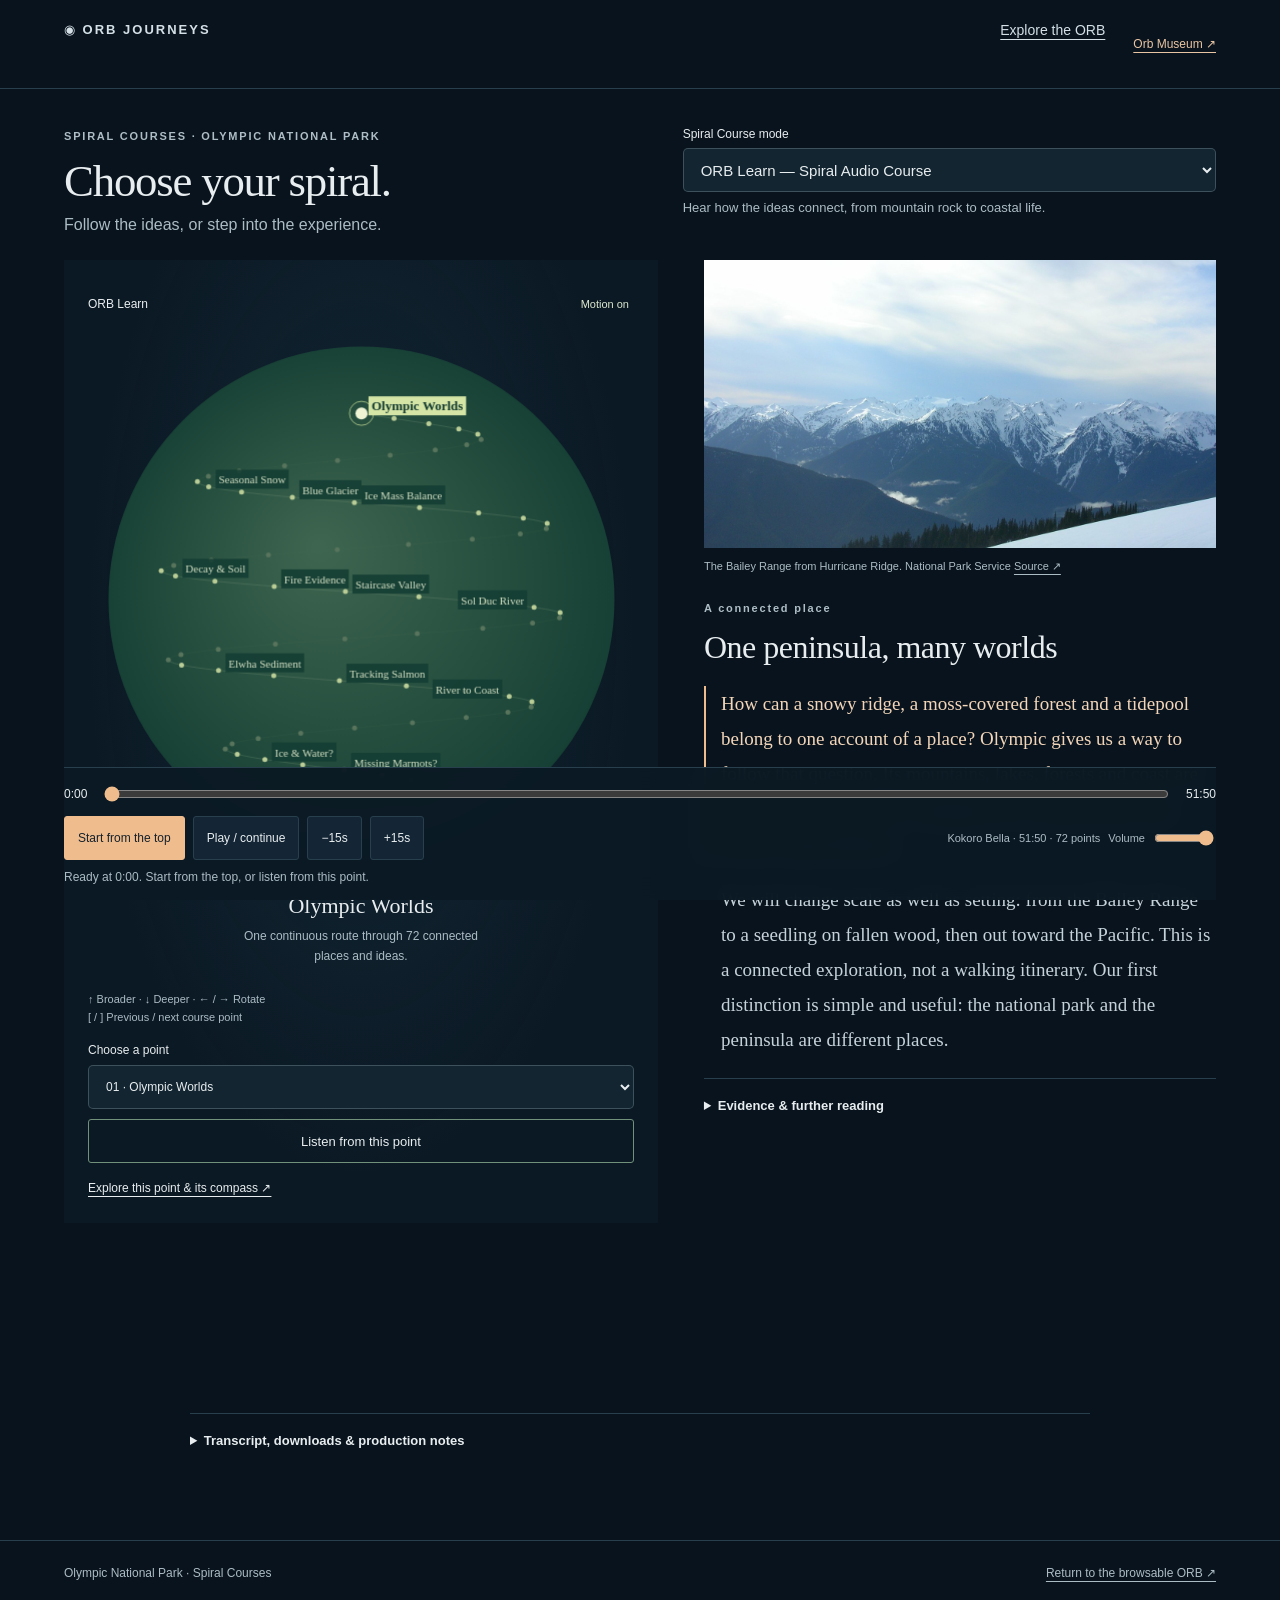
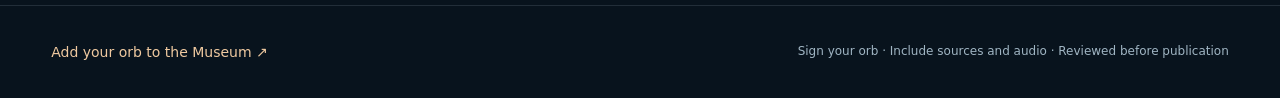
<file: courses.html>
<!doctype html>
<html lang="en"><head><meta charset="utf-8"><meta name="viewport" content="width=device-width, initial-scale=1"><meta name="theme-color" content="#102e29"><meta name="description" content="Explore Olympic through two complete Spiral Courses: ORB Learn and ORB Feel & Experience, with recorded Bella narration and 72 illustrated points."><title>Olympic · Spiral Courses</title><link rel="stylesheet" href="courses.css?v=forest-1"><!-- ORB-READER-STANDARD:STYLE:START -->
<style id="orb-reader-standard">
/* ORB reader standard 1.0.0. Presentation only; authored content keeps its identity. */
@media screen {
html:has(body[data-orb-reader]){color-scheme:dark;background:#08131d;scroll-padding-top:24px}
body[data-orb-reader]{background:#08131d;color:#e8edef;font-family:Inter,"Segoe UI",Arial,sans-serif;font-synthesis:none;--reader-ink:#e8edef;--reader-muted:#acbcc5;--reader-line:#b5c9d326;--reader-accent:#efbc8e}
body[data-orb-reader] :is(button,input,textarea,select){font-family:inherit}
body[data-orb-reader] :is(button,summary,select){min-height:44px;touch-action:manipulation}
body[data-orb-reader] :is(a,button,summary,input,textarea,select):focus-visible{outline:2px solid #efbc8e;outline-offset:4px}
body[data-orb-reader] :is(button,a,summary){transition:color .18s,background-color .18s,border-color .18s}
body[data-orb-reader] :is(input:not([type=range]):not([type=checkbox]):not([type=radio]),textarea,select){background:#122531;color:#e8edef;border-color:#b5c9d344;border-radius:5px}
body[data-orb-reader] :is(dialog,.modal){background:#10222e;color:#e8edef;border-color:#b5c9d340;border-radius:8px}
body[data-orb-reader] dialog::backdrop{background:#020812bd;backdrop-filter:blur(6px)}
body[data-orb-reader] :is(header,.site-header,.topbar){background:#08131d;color:#e8edef;border-color:#b5c9d326}
body[data-orb-reader] :is(header,.site-header,.topbar) a{color:#d4e0e6}
body[data-orb-reader] :is(header,.site-header,.topbar) a:hover{color:#efbc8e}
body[data-orb-reader] :is(.reader,.reader-panel,.content-column,article.reading){background:#0c1b26;color:#e8edef}
body[data-orb-reader] :is(.reader,.reader-panel,.content-column,article.reading) :is(p,li){overflow-wrap:break-word}
body[data-orb-reader] :is(.reader,.reader-panel,.content-column,article.reading) a{color:#e8c8a9}
body[data-orb-reader] :is(.map-panel,.map-pane,.navigator,.orb-column,.sphere-panel){background:#091722;color:#e8edef;border-color:#b5c9d326}
body[data-orb-reader] :is(.eyebrow,.kicker,.meta,.map-caption,.map-note,.note-status,.anchor){color:#aebdc6}
body[data-orb-reader] :is(footer,.utility-bar,.below,.page-footer){color:#acbcc5;border-color:#b5c9d326}
body[data-orb-reader] :is(.transport,.listen,.music-player,.film-player){background:#10222e;color:#e8edef;border-color:#b5c9d32c}
body[data-orb-reader] :is(.compass,.directions,.thread-compass) button{color:#d2dfe6;background:#112530;border-color:#b5c9d32c;border-radius:5px}
body[data-orb-reader] :is(.compass,.directions,.thread-compass) button:hover:not(:disabled){background:#1b3340;border-color:#efbc8e77;color:#fff}
body[data-orb-reader] :is(.primary,.solid,.chosen){background:#ebbe97;color:#14212b;border-color:#ebbe97}
body[data-orb-reader] button:disabled{opacity:.5}
body[data-orb-reader] .reader-disclosure{border:0;border-top:1px solid #b5c9d326;padding:0;margin:18px 0 0;color:#e8edef}
body[data-orb-reader] .reader-disclosure>summary{display:flex;align-items:center;gap:12px;cursor:pointer;font-size:13px;letter-spacing:0;font-weight:400;list-style:none;margin:0;padding:12px 0;color:#d0dee6}
body[data-orb-reader] .reader-disclosure>summary::after{content:'+';margin-left:auto;color:#efbc8e;font-size:18px}
body[data-orb-reader] .reader-disclosure[open]>summary::after{content:'−'}
body[data-orb-reader] .reader-disclosure>summary::-webkit-details-marker{display:none}
.reader-reaches{max-width:1600px;margin:0 auto;padding:35px clamp(22px,4vw,64px) 42px;border-top:1px solid #b5c9d326;color:#e8edef;font:14px/1.7 Inter,"Segoe UI",Arial,sans-serif;background:#0a1822}
.reader-reaches h2{font:400 22px/1.3 Inter,"Segoe UI",Arial,sans-serif;letter-spacing:-.3px;margin:0 0 5px}
.reader-reaches>p{color:#a9becb;font-size:13px;margin:0 0 22px}
.reader-reach-list{display:grid;grid-template-columns:repeat(2,minmax(0,1fr));gap:24px 45px;list-style:none;padding:0;margin:0}
.reader-reach-list li{display:grid;grid-template-columns:34px 1fr;column-gap:14px;align-content:start}
.reader-reach-list li::before{content:'';grid-column:1;grid-row:1/4;width:28px;height:28px;margin-top:7px;border-radius:50%;background:radial-gradient(circle at 29% 24%,#f8eddd,#acc4ca 17%,#537d91 40%,#142a3c 70%,#08131d 88%);box-shadow:0 0 20px #aac7df26}
.reader-reach-list a{grid-column:2;color:#f0d5bc;text-decoration:none;min-height:44px;display:flex;align-items:center;font-size:15px}
.reader-reach-list a:hover{text-decoration:underline;text-underline-offset:5px}
.reader-reach-list span{grid-column:2;font-size:12px;color:#a9becb;max-width:550px}
.reader-library-return{display:inline-flex;align-items:center;min-height:44px;color:#eac5a3!important;font-size:12px;margin-top:20px}
.reader-return-bar{display:flex;justify-content:flex-end;align-items:center;min-height:60px;padding:6px 4vw;background:#08131d;border-bottom:1px solid #b5c9d326}
body[data-orb-reader="semantic"] h1{font-size:clamp(28px,3.2vw,42px);font-weight:400;margin:26px 4vw}
body[data-orb-reader="semantic"] .portable-layout{grid-template-columns:minmax(0,1.1fr) minmax(0,1fr);margin:0 4vw 40px;gap:40px}
body[data-orb-reader="semantic"] #orb-canvas{height:440px}
body[data-orb-reader="semantic"] .reading p{color:#c6d4dd;font-size:16px;line-height:1.85;max-width:65ch}
body[data-orb-reader="semantic"] button{background:#112530;color:#d9e5ec;border-color:#b5c9d333}
body[data-orb-reader="semantic"] button[aria-current=true]{border-color:#efbc8e;color:#efbc8e}
/* The field guide is the reference composition. */
body[data-orb-reader="the-orb-skill"]{--paper:#08131d;--background:#08131d;--white:#112530;--ink:#e8edef;--muted:#acbcc5;--line:#b5c9d326;--accent:#efbc8e;--green:#efbc8e;--soft:#112530;--serif:Inter,"Segoe UI",Arial,sans-serif;--sans:Inter,"Segoe UI",Arial,sans-serif}
body[data-orb-reader="the-orb-skill"] .header-inner{max-width:1600px;padding:0 4vw;min-height:64px}
body[data-orb-reader="the-orb-skill"] .brand{font-size:23px;font-weight:450}
body[data-orb-reader="the-orb-skill"] .brand::before{width:25px;height:25px;background:radial-gradient(circle at 29% 24%,#f8eddd,#acc4ca 17%,#537d91 40%,#142a3c 70%,#08131d 88%)}
body[data-orb-reader="the-orb-skill"] .nav{font-size:12px;gap:24px}
body[data-orb-reader="the-orb-skill"] .attribution{font-size:10px;color:#91a7b4}
body[data-orb-reader="the-orb-skill"] .field-tools{max-width:1600px;padding:7px 4vw 0}
body[data-orb-reader="the-orb-skill"] .field-tools .topnav{font-size:11px;gap:22px}
body[data-orb-reader="the-orb-skill"] .field-tools button{color:#acbcc5}
body[data-orb-reader="the-orb-skill"] .field-banner{max-width:1600px;padding:8px 4vw 25px}
body[data-orb-reader="the-orb-skill"] .workspace-heading{min-height:0;background:none;border:0;border-radius:0;padding:0;gap:8px;overflow:visible}
body[data-orb-reader="the-orb-skill"] .workspace-heading::before,body[data-orb-reader="the-orb-skill"] .workspace-heading::after{display:none}
body[data-orb-reader="the-orb-skill"] .workspace-heading h1{font-size:30px;font-weight:400;letter-spacing:-.8px;max-width:100%}
body[data-orb-reader="the-orb-skill"] .workspace-heading p{font-size:13px;color:#9eb3c0;max-width:none}
body[data-orb-reader="the-orb-skill"] .workspace{max-width:1600px;padding:0;grid-template-columns:minmax(0,1.15fr) minmax(0,1fr);min-height:0;border-top:1px solid #b5c9d326}
body[data-orb-reader="the-orb-skill"] .map-panel{padding:25px clamp(24px,3vw,48px) 30px;background:radial-gradient(ellipse at 50% 43%,#1630427a,transparent 62%),#091722}
body[data-orb-reader="the-orb-skill"] .sticky-map{position:sticky;top:20px}
body[data-orb-reader="the-orb-skill"] .map-toolbar{font-size:12px}
body[data-orb-reader="the-orb-skill"] .view-switch{gap:22px}
body[data-orb-reader="the-orb-skill"] .orb-stage{height:clamp(330px,36vw,505px);max-width:720px}
body[data-orb-reader="the-orb-skill"] #globe>circle{fill:transparent;stroke:#a8c9dd50;stroke-width:.7}
body[data-orb-reader="the-orb-skill"] #grid path{stroke:#95bed7;opacity:.27}
body[data-orb-reader="the-orb-skill"] #connections path{stroke:#efbc8e;stroke-width:1;opacity:.6}
body[data-orb-reader="the-orb-skill"] .map-point circle{fill:url(#reader-point-surface);stroke:#accbd481;filter:drop-shadow(0 0 5px #a8cce947)}
body[data-orb-reader="the-orb-skill"] .map-point text{fill:#e8f0f5!important;font-size:8px}
body[data-orb-reader="the-orb-skill"] .map-point[aria-pressed=true] circle{fill:#bb916a;stroke:#ffdab3;filter:drop-shadow(0 0 9px #efbc8e77)}
body[data-orb-reader="the-orb-skill"] .orb-label{fill:#87a4b7;letter-spacing:2px;font-size:8px}
body[data-orb-reader="the-orb-skill"] .reader-point-preview{min-height:42px;font-size:13px;text-align:center;color:#d2e0e9;margin:0 0 8px;display:flex;align-items:center;justify-content:center;max-width:480px;margin-inline:auto}
body[data-orb-reader="the-orb-skill"] .map-caption{font-size:10px;color:#8da8b9}
body[data-orb-reader="the-orb-skill"] .rotate{color:#b7c9d5;font-size:11px;bottom:28px}
body[data-orb-reader="the-orb-skill"] .map-list{height:450px}
body[data-orb-reader="the-orb-skill"] .map-list button{padding:13px 3px;font-size:13px}
body[data-orb-reader="the-orb-skill"] .reader{padding:30px clamp(25px,3.5vw,56px) 45px;border-left:1px solid #b5c9d321}
body[data-orb-reader="the-orb-skill"] .reader-top{font-size:10px;letter-spacing:.07em}
body[data-orb-reader="the-orb-skill"] .reader h2{font-size:clamp(27px,2.6vw,39px);line-height:1.18;letter-spacing:-.8px;font-weight:400;margin:0 0 25px}
body[data-orb-reader="the-orb-skill"] .reading p,body[data-orb-reader="the-orb-skill"] .reading p:first-child{font-size:15px;line-height:1.85;color:#c6d4dd;margin-bottom:20px;max-width:65ch}
body[data-orb-reader="the-orb-skill"] .anchor{margin:7px 0 24px;color:#8ca5b5}
body[data-orb-reader="the-orb-skill"] .direction{background:#112530;padding:11px 12px;border-radius:5px}
body[data-orb-reader="the-orb-skill"] .direction strong{font-size:10px;letter-spacing:.06em}
body[data-orb-reader="the-orb-skill"] .direction span{font-size:12px;color:#b4c8d5}
body[data-orb-reader="the-orb-skill"] .history-controls{border-top:1px solid #b5c9d326;margin-top:18px;padding:5px 0 0;flex-wrap:wrap}
body[data-orb-reader="the-orb-skill"] .history-controls button{font-size:12px;color:#b5c9d5}
body[data-orb-reader="the-orb-skill"] .practice{border:0;padding-top:10px;margin:0}
body[data-orb-reader="the-orb-skill"] .exercise{font-size:18px;line-height:1.65;color:#d4e0e6}
body[data-orb-reader="the-orb-skill"] .practice textarea{background:#10222e;border-radius:5px;border-color:#b5c9d338;font-size:14px}
body[data-orb-reader="the-orb-skill"] .outline{border-color:#b5c9d344;color:#d3e0e8;border-radius:5px;font-weight:400}
body[data-orb-reader="the-orb-skill"] .loop{color:#8ca5b5;margin:28px 0 24px;font-size:9px;letter-spacing:.05em}
body[data-orb-reader="the-orb-skill"] details>summary{font-size:12px;font-weight:400;padding:12px 0;color:#d4dfe7}
body[data-orb-reader="the-orb-skill"] details p,body[data-orb-reader="the-orb-skill"] details li{font-size:13px;line-height:1.75}
body[data-orb-reader="the-orb-skill"] .trail{max-width:1600px;padding:22px 4vw;background:#08131d}
body[data-orb-reader="the-orb-skill"] .trail-items button{font-size:11px}
body[data-orb-reader="the-orb-skill"] .utility-bar{max-width:1600px;padding:24px 4vw;font-size:11px}
body[data-orb-reader="the-orb-skill"] .toast{background:#e5c3a3;color:#10212d}
body[data-orb-reader="the-orb-skill"] .print-only{display:none}
@media(max-width:760px){
.reader-reach-list{grid-template-columns:1fr;gap:22px}.reader-reaches{padding:28px 22px}
body[data-orb-reader="semantic"] .portable-layout{display:block;margin:0 22px 32px}
body[data-orb-reader="semantic"] #orb-canvas{height:300px}
body[data-orb-reader="semantic"] .reading{margin-top:30px}
body[data-orb-reader="the-orb-skill"] .header-inner{padding:10px 22px;gap:10px;min-height:60px;flex-wrap:wrap}
body[data-orb-reader="the-orb-skill"] .nav{margin-left:auto;flex-basis:auto;gap:18px;min-height:44px}
body[data-orb-reader="the-orb-skill"] .nav a{font-size:12px}
body[data-orb-reader="the-orb-skill"] .nav a:not(:first-child){display:none}
body[data-orb-reader="the-orb-skill"] .field-tools{padding:0 22px;justify-content:flex-start}
body[data-orb-reader="the-orb-skill"] .field-tools .topnav{flex-wrap:wrap;gap:0 20px;font-size:11px}
body[data-orb-reader="the-orb-skill"] .field-tools .topnav>a{display:none}
body[data-orb-reader="the-orb-skill"] .field-banner{padding:13px 22px 22px}
body[data-orb-reader="the-orb-skill"] .workspace-heading h1{font-size:28px}
body[data-orb-reader="the-orb-skill"] .workspace-heading p{max-width:none;font-size:12px}
body[data-orb-reader="the-orb-skill"] .workspace{display:block;padding:0}
body[data-orb-reader="the-orb-skill"] .map-panel{padding:15px 22px 18px;border-right:0}
body[data-orb-reader="the-orb-skill"] .sticky-map{position:static}
body[data-orb-reader="the-orb-skill"] .orb-stage{height:290px;margin:0 -8px}
body[data-orb-reader="the-orb-skill"] .reader-point-preview{font-size:12px;min-height:40px}
body[data-orb-reader="the-orb-skill"] .history-controls{margin-top:6px;gap:14px}
body[data-orb-reader="the-orb-skill"] .reader-disclosure{margin-top:8px}
body[data-orb-reader="the-orb-skill"] .reader{padding:29px 24px 34px;border-left:0;border-top:1px solid #b5c9d326}
body[data-orb-reader="the-orb-skill"] .reader h2{font-size:30px;line-height:1.2}
body[data-orb-reader="the-orb-skill"] .reading p{font-size:15px;line-height:1.85}
body[data-orb-reader="the-orb-skill"] .trail{display:block;padding:18px 24px}
body[data-orb-reader="the-orb-skill"] .utility-bar{display:block;padding:20px 24px;line-height:1.8}
body[data-orb-reader="the-orb-skill"] .utility-bar a{display:inline-flex;align-items:center;min-height:44px}
}
@media(prefers-reduced-motion:reduce){body[data-orb-reader] *,body[data-orb-reader] *::before,body[data-orb-reader] *::after{animation:none!important;transition:none!important;scroll-behavior:auto!important}}
}
.reader-museum-actions,.reader-contributor{max-width:1440px;margin:0 auto;padding:24px clamp(22px,4vw,64px);border-top:1px solid #b5c9d326;color:#b5c9d5;font:14px/1.6 system-ui,sans-serif}
.reader-museum-actions{display:flex;align-items:center;justify-content:space-between;flex-wrap:wrap;gap:8px 24px;background:#08131d}
.reader-museum-actions .reader-museum-add{display:inline-flex;align-items:center;min-height:44px;color:#efc9a0;text-decoration:none;font-weight:500}
.reader-museum-actions .reader-museum-add:hover{text-decoration:underline}
.reader-museum-actions .reader-museum-add:focus-visible{outline:2px solid #efc9a0;outline-offset:5px;border-radius:3px}
.reader-museum-actions span{font-size:12px;color:#a0b5c3}
.reader-contributor strong{font-weight:500;color:#e6d7c5;overflow-wrap:anywhere}
@media print{.reader-reaches,.reader-point-preview,.reader-library-return,.reader-return-bar,.reader-disclosure,.reader-museum-actions{display:none!important}}

/* ORB reader family adapters, 2026-09-15.
 * Kept separate from the shared shell: historical readers use opposite meanings
 * for --ink and --paper. Nothing here changes authored content, media, routes,
 * audio timing, visibility of features, or print output.
 */
@media screen {
  /* Quinault: keep its continuous player and serif spoken readings. */
  body[data-orb-reader="Quinault-orb"][data-orb-page="index"] {
    --bg:#08131d; --panel:#0d1c27; --paper:#e8edef;
    --muted:#acbcc5; --accent:#efbc8e; --line:#28404e;
  }
  body[data-orb-reader="Quinault-orb"][data-orb-page="index"] main {max-width:1680px;padding-top:28px}
  body[data-orb-reader="Quinault-orb"][data-orb-page="index"] .intro {gap:32px;margin-bottom:26px}
  body[data-orb-reader="Quinault-orb"][data-orb-page="index"] h1 {font-size:clamp(44px,4.6vw,68px);letter-spacing:-.04em;margin-block:6px 12px}
  body[data-orb-reader="Quinault-orb"][data-orb-page="index"] .dek {font-size:15px;color:#acbcc5;max-width:42ch}
  body[data-orb-reader="Quinault-orb"][data-orb-page="index"] .durations button {font-size:20px;min-height:48px}
  body[data-orb-reader="Quinault-orb"][data-orb-page="index"] .durations .chosen {background:#23323a;color:#f2d4b9}
  body[data-orb-reader="Quinault-orb"][data-orb-page="index"] .dek br {display:block}
  body[data-orb-reader="Quinault-orb"][data-orb-page="index"] .orb-stage {height:clamp(370px,35vw,560px);background:radial-gradient(ellipse at 50% 48%,#315b7138,transparent 65%)}
  body[data-orb-reader="Quinault-orb"][data-orb-page="index"] .point-list button {font-size:12px;border-bottom-color:#203541}
  body[data-orb-reader="Quinault-orb"][data-orb-page="index"] :is(.point-list .num,.orb-whisper,.map-note,figcaption) {color:#acbcc5}
  body[data-orb-reader="Quinault-orb"][data-orb-page="index"] .content-column {padding:24px 28px;max-width:700px}
  body[data-orb-reader="Quinault-orb"][data-orb-page="index"] :is(#scene,#diagram) {height:auto;aspect-ratio:16/9;background:#0d1c27}
  body[data-orb-reader="Quinault-orb"][data-orb-page="index"] #reading {font-size:19px;line-height:1.85;color:#dde6ea;max-width:64ch}
  body[data-orb-reader="Quinault-orb"][data-orb-page="index"] .transport {background:#0b1924f5;border-color:#28404e;padding-bottom:max(12px,env(safe-area-inset-bottom))}
  body[data-orb-reader="Quinault-orb"][data-orb-page="index"] .play {background:#efbc8e;color:#15212b;border-color:#efbc8e}
  body[data-orb-reader="Quinault-orb"][data-orb-page="index"] .play:hover {background:#f5cfaa;color:#15212b}

  /* Olympic: the compiled atlas, source shell, and two authored audio editions. */
  body[data-orb-reader="olympic-national-park"] {--muted:#acbcc5;--line:#28404e;--accent:#efbc8e;--dark:#0d1c27}
  body[data-orb-reader="olympic-national-park"]:is([data-orb-page="index"],[data-orb-page="shell"],[data-orb-page="courses"]) {--ink:#e8edef;--paper:#08131d}
  body[data-orb-reader="olympic-national-park"] :is(.topbar,.map-shell,.sphere-panel) {background:#0d1c27;color:#e8edef}
  body[data-orb-reader="olympic-national-park"] :is(.topbar,header,.site-footer,footer) {border-color:#28404e}
  body[data-orb-reader="olympic-national-park"] .hero {min-height:230px}
  body[data-orb-reader="olympic-national-park"] .hero-inner {padding-block:28px}
  body[data-orb-reader="olympic-national-park"] .hero h1 {font-size:clamp(38px,4.2vw,62px);max-width:800px;margin-block:8px 12px;line-height:1.05}
  body[data-orb-reader="olympic-national-park"] .hero p {font-size:14px;max-width:62ch}
  body[data-orb-reader="olympic-national-park"] .hero-aside a {background:#efbc8e;color:#15212b}
  body[data-orb-reader="olympic-national-park"] .intro-strip {padding-block:14px;color:#acbcc5}
  body[data-orb-reader="olympic-national-park"] .intro-strip strong {color:#e8edef}
  body[data-orb-reader="olympic-national-park"] .workspace {max-width:1680px;padding-top:28px;gap:clamp(28px,4vw,64px)}
  body[data-orb-reader="olympic-national-park"] .map-shell {padding:20px 22px;background:radial-gradient(ellipse at 50% 40%,#1a394c55,transparent 70%),#0b1924}
  body[data-orb-reader="olympic-national-park"] .orb-wrap {margin-inline:-10px;max-height:none}
  body[data-orb-reader="olympic-national-park"] .reader {max-width:700px;padding-top:8px}
  body[data-orb-reader="olympic-national-park"] .reader h2 {font-size:clamp(30px,3vw,43px);line-height:1.15}
  body[data-orb-reader="olympic-national-park"] :is(.reading,.research-method p) {color:#dde6ea;font-size:19px;line-height:1.85;max-width:64ch}
  body[data-orb-reader="olympic-national-park"] :is(.floor-question,.journey-box) {background:#0d1c27;border-color:#efbc8e}
  body[data-orb-reader="olympic-national-park"] .journey-controls .primary {background:#efbc8e;color:#15212b;border-color:#efbc8e}
  body[data-orb-reader="olympic-national-park"] :is(.photo-frame,.photo-frame.contain img,.image-stage) {background:#0a1721}
  body[data-orb-reader="olympic-national-park"] .media-picker button[aria-pressed=true] {background:#efbc8e;color:#15212b}
  body[data-orb-reader="olympic-national-park"] :is(.direction-grid button:hover:not(:disabled),.contents-list button:hover,.contents-list button[aria-current=true]) {background:#1b303e}
  body[data-orb-reader="olympic-national-park"] :is(.map-current small,.map-note,.map-actions span,.parent-context,.sphere-caption span,.sphere-caption p,.keyboard-guide) {color:#acbcc5}
  body[data-orb-reader="olympic-national-park"] :is(dialog,.search-row input,.search-row select,textarea) {background:#0d1c27;color:#e8edef;border-color:#28404e}
  body[data-orb-reader="olympic-national-park"] dialog .action {background:#efbc8e;color:#15212b}
  body[data-orb-reader="olympic-national-park"].map-expanded .workspace {max-width:1200px}
  body[data-orb-reader="olympic-national-park"][data-orb-page="courses"] main {max-width:1680px;padding-top:28px}
  body[data-orb-reader="olympic-national-park"][data-orb-page="courses"] .opening {gap:32px;margin-bottom:26px}
  body[data-orb-reader="olympic-national-park"][data-orb-page="courses"] .opening h1 {font-size:clamp(32px,3.5vw,48px)}
  body[data-orb-reader="olympic-national-park"][data-orb-page="courses"] .sphere-panel {background:radial-gradient(ellipse at 50% 38%,#24445955,transparent 65%),#0b1924}
  body[data-orb-reader="olympic-national-park"][data-orb-page="courses"] .sphere-panel canvas {aspect-ratio:1;max-height:600px}
  body[data-orb-reader="olympic-national-park"][data-orb-page="courses"] :is(.mode-control select,.sphere-panel select,.sphere-panel option) {background:#112331;color:#e8edef;border-color:#28404e}
  body[data-orb-reader="olympic-national-park"][data-orb-page="courses"] #course-reading {font-size:19px;line-height:1.85;max-width:64ch}
  body[data-orb-reader="olympic-national-park"][data-orb-page="courses"] #course-reading p:not(.speaking) {color:#c6d2d9}
  body[data-orb-reader="olympic-national-park"][data-orb-page="courses"] #course-reading p.speaking {color:#f3d6b9;border-color:#efbc8e}
  body[data-orb-reader="olympic-national-park"][data-orb-page="courses"] .transport {background:#0b1924f5;border-color:#28404e;padding-bottom:max(10px,env(safe-area-inset-bottom))}
  body[data-orb-reader="olympic-national-park"][data-orb-page="courses"] .transport-actions button {background:#142635;color:#e8edef}
  body[data-orb-reader="olympic-national-park"][data-orb-page="courses"] .transport-actions .primary {background:#efbc8e;color:#15212b;border-color:#efbc8e}
  body[data-orb-reader="olympic-national-park"][data-orb-page="courses"] input {accent-color:#efbc8e}
  body[data-orb-reader="olympic-national-park"][data-orb-page="rest"] :is(header p,.quiet,#status,footer) {color:#acbcc5}
  body[data-orb-reader="olympic-national-park"][data-orb-page="rest"] :is(button,select) {background:#112331;color:#e8edef;border-color:#28404e}
  body[data-orb-reader="olympic-national-park"][data-orb-page="rest"] #play {background:#efbc8e;color:#15212b}
  body[data-orb-reader="olympic-national-park"][data-orb-page="rest"] #reading {max-width:68ch}
  body[data-orb-reader="olympic-national-park"][data-orb-page="rest"] #reading .speaking {color:#f3d6b9;border-color:#efbc8e}
  body[data-orb-reader="olympic-national-park"][data-orb-page="olympic-guided-dream"] .manuscript {font-family:Georgia,'Times New Roman',serif;color:#dde6ea}
  body[data-orb-reader="olympic-national-park"][data-orb-page="olympic-guided-dream"] :is(.deck,.credit,.note,h2,h2 span,.evidence) {color:#acbcc5}
  body[data-orb-reader="olympic-national-park"][data-orb-page="olympic-guided-dream"] .tools button {background:#142635;color:#e8edef;border-color:#28404e}

  /* The linked original Quinault edition keeps its historical navigation. */
  body[data-orb-reader="Quinault-orb"][data-orb-page="original"] {display:block;--cream:#e8edef;--amber:#efbc8e}
  body[data-orb-reader="Quinault-orb"][data-orb-page="original"] .wrap {margin-inline:auto}
  body[data-orb-reader="Quinault-orb"][data-orb-page="original"] .panel {background:#0d1c27;border-color:#28404e;border-radius:5px;padding:24px}
  body[data-orb-reader="Quinault-orb"][data-orb-page="original"] .read {color:#dde6ea;font-size:17px;line-height:1.85}
  body[data-orb-reader="Quinault-orb"][data-orb-page="original"] :is(.snap,.route,.lbl,.note,.foot) {color:#acbcc5}

  /* Salmon: the seasonal table is part of the guide and keeps its scroll area. */
  body[data-orb-reader="south-sound-salmon-watching-guide"][data-orb-page="index"] {--bg:#08131d;--panel:#0d1c27;--ink:#e8edef;--dim:#acbcc5;--gold:#efbc8e;--line:#28404e}
  body[data-orb-reader="south-sound-salmon-watching-guide"][data-orb-page="index"] .intro {padding-block:26px 18px}
  body[data-orb-reader="south-sound-salmon-watching-guide"][data-orb-page="index"] h1 {font-size:clamp(34px,3.8vw,56px)}
  body[data-orb-reader="south-sound-salmon-watching-guide"][data-orb-page="index"] .dek {position:static;font-size:16px;margin:10px 0 0}
  body[data-orb-reader="south-sound-salmon-watching-guide"][data-orb-page="index"] .workspace {max-width:1680px;margin:auto;gap:clamp(28px,4vw,64px)}
  body[data-orb-reader="south-sound-salmon-watching-guide"][data-orb-page="index"] .orb {max-width:650px;background:radial-gradient(ellipse,#24445930,transparent 66%)}
  body[data-orb-reader="south-sound-salmon-watching-guide"][data-orb-page="index"] .point-label {font-size:12px;text-shadow:0 1px 7px #08131d,0 0 4px #08131d}
  body[data-orb-reader="south-sound-salmon-watching-guide"][data-orb-page="index"] .point-label.active {background:#132635e8;color:#efbc8e}
  body[data-orb-reader="south-sound-salmon-watching-guide"][data-orb-page="index"] #reading {min-width:0;max-width:700px;padding-top:8px}
  body[data-orb-reader="south-sound-salmon-watching-guide"][data-orb-page="index"] #prose {max-width:64ch}
  body[data-orb-reader="south-sound-salmon-watching-guide"][data-orb-page="index"] #prose p {font-size:17px;line-height:1.85;color:#dde6ea}
  body[data-orb-reader="south-sound-salmon-watching-guide"][data-orb-page="index"] #prose p.spoken {color:#f3d6b9}
  body[data-orb-reader="south-sound-salmon-watching-guide"][data-orb-page="index"] #point-image[data-type="photo"] {background:#0a1721}
  body[data-orb-reader="south-sound-salmon-watching-guide"][data-orb-page="index"] .planner {background:#0d1c27;color:#e8edef;border-block:1px solid #28404e;padding-block:40px}
  body[data-orb-reader="south-sound-salmon-watching-guide"][data-orb-page="index"] :is(.planner .muted,th,td small) {color:#acbcc5}
  body[data-orb-reader="south-sound-salmon-watching-guide"][data-orb-page="index"] :is(.planner .eyebrow,td button) {color:#efbc8e}
  body[data-orb-reader="south-sound-salmon-watching-guide"][data-orb-page="index"] :is(th,td,.filters button) {border-color:#28404e}
  body[data-orb-reader="south-sound-salmon-watching-guide"][data-orb-page="index"] .filters button[aria-pressed=true] {background:#efbc8e;color:#15212b}
  body[data-orb-reader="south-sound-salmon-watching-guide"][data-orb-page="index"] .filters button:hover {color:#f3d6b9}
  body[data-orb-reader="south-sound-salmon-watching-guide"][data-orb-page="index"] .transport {background:#0b1924f5;padding-bottom:max(12px,env(safe-area-inset-bottom))}

  /* Día: retain the gold/pink meanings and both independent language controls. */
  body[data-orb-reader="dia-de-muertos"][data-orb-page="index"] {--night:#08131d;--deep:#0d1c27;--ink:#e8edef;--muted:#acbcc5;--line:#28404e;--gold:#efbc8e;--pink:#e2a6bc}
  body[data-orb-reader="dia-de-muertos"][data-orb-page="index"] .site-header {background:#0b1924;border-color:#28404e}
  body[data-orb-reader="dia-de-muertos"][data-orb-page="index"] .explore {max-width:1680px}
  body[data-orb-reader="dia-de-muertos"][data-orb-page="index"] .map-panel {background:radial-gradient(ellipse at 50% 30%,#24445950,transparent 70%);padding:26px clamp(22px,3vw,48px);scrollbar-color:#3b5363 transparent}
  body[data-orb-reader="dia-de-muertos"][data-orb-page="index"][data-mode="feel"] .map-panel {background:radial-gradient(ellipse at 50% 30%,#49334c50,transparent 70%)}
  body[data-orb-reader="dia-de-muertos"][data-orb-page="index"] .map-heading h1 {font-size:32px}
  body[data-orb-reader="dia-de-muertos"][data-orb-page="index"] .orb-wrap {height:clamp(380px,35vw,560px)}
  body[data-orb-reader="dia-de-muertos"][data-orb-page="index"] :is(.quiet,.compass-heading small,.directions span,.thread-note,.branches summary,.map-foot a,.map-foot button) {color:#acbcc5}
  body[data-orb-reader="dia-de-muertos"][data-orb-page="index"] .directions {gap:0 16px}
  body[data-orb-reader="dia-de-muertos"][data-orb-page="index"] .directions button {border:0;border-bottom:1px solid #28404e;border-radius:0;padding:12px 0;background:transparent}
  body[data-orb-reader="dia-de-muertos"][data-orb-page="index"] .reading {background:#0d1c27;color:#e8edef;padding:30px clamp(24px,3.5vw,52px) 44px;border-left:1px solid #213746}
  body[data-orb-reader="dia-de-muertos"][data-orb-page="index"] .reading h2 {font-size:clamp(30px,3vw,42px)}
  body[data-orb-reader="dia-de-muertos"][data-orb-page="index"] #point-body {max-width:64ch;color:#dde6ea}
  body[data-orb-reader="dia-de-muertos"][data-orb-page="index"] #point-body p {font-size:17px;line-height:1.85}
  body[data-orb-reader="dia-de-muertos"][data-orb-page="index"] .script-heading {color:#e2a6bc}
  body[data-orb-reader="dia-de-muertos"][data-orb-page="index"] :is(.floor-note,.listen) {background:#112331;border-color:#28404e;border-radius:4px}
  body[data-orb-reader="dia-de-muertos"][data-orb-page="index"] .mode-controls [aria-pressed=true] {background:#263747;border-color:#b9998d;color:#f1d6bd}
  body[data-orb-reader="dia-de-muertos"][data-orb-page="index"] :is(select,textarea,dialog) {background:#0d1c27;color:#e8edef;border-color:#28404e}
  body[data-orb-reader="dia-de-muertos"][data-orb-page="index"] :is(.point-media,.point-media img) {background:#0a1721}
  body[data-orb-reader="dia-de-muertos"][data-orb-page="index"] .chapter-nav .active {background:#efbc8e14;border-color:#efbc8e66}

  /* Crystal Ball retains three semantic orb colors and the temporal horizon. */
  body[data-orb-reader="crystal-ball-orb"][data-orb-page="index"] {--bg:#08131d;--ink:#e8edef;--muted:#acbcc5;--line:#28404e;--prediction:#efbc8e;--theme:#c6b8e7;--detail:#9bd7dc}
  body[data-orb-reader="crystal-ball-orb"][data-orb-page="index"] .intro {padding-top:24px}
  body[data-orb-reader="crystal-ball-orb"][data-orb-page="index"] .intro h1 {font-size:clamp(32px,3.7vw,52px)}
  body[data-orb-reader="crystal-ball-orb"][data-orb-page="index"] .workspace {max-width:1680px;margin:auto;gap:clamp(28px,4vw,64px);padding-top:8px}
  body[data-orb-reader="crystal-ball-orb"][data-orb-page="index"] .reader {padding:26px 28px;margin-top:22px;background:#0d1c27;border:1px solid #213746;max-width:700px}
  body[data-orb-reader="crystal-ball-orb"][data-orb-page="index"] #point-body {font-size:17px;line-height:1.85;color:#dde6ea;max-width:64ch}
  body[data-orb-reader="crystal-ball-orb"][data-orb-page="index"] .node {background:#08131d72;text-shadow:0 1px 7px #08131d,0 0 5px #08131d;border-radius:12px}
  body[data-orb-reader="crystal-ball-orb"][data-orb-page="index"] .node.active {background:#273745;color:#ffe4c9;box-shadow:0 0 20px #efbc8e1a}
  body[data-orb-reader="crystal-ball-orb"][data-orb-page="index"] .node:hover {background:#142635}
  body[data-orb-reader="crystal-ball-orb"][data-orb-page="index"] .node.compact-node {background:transparent}
  body[data-orb-reader="crystal-ball-orb"][data-orb-page="index"] .glass {border-color:#98afc858;background:radial-gradient(ellipse at 30% 14%,#ffffff18,transparent 20%),radial-gradient(ellipse at 72% 74%,#4e8aa91c,transparent 45%);box-shadow:inset 3px 3px 25px #b1c8d61a,inset -8px -10px 38px #3d719328,0 0 50px #718ca710}

  /* Core Belief's --ink is a background elsewhere, so use explicit reader colors. */
  body[data-orb-reader="core-belief"][data-orb-page="index"] {--accent:#efbc8e;--muted:#acbcc5;--line:#28404e}
  body[data-orb-reader="core-belief"][data-orb-page="index"] .intro {padding-block:25px 22px}
  body[data-orb-reader="core-belief"][data-orb-page="index"] .intro h1 {font-size:clamp(36px,4vw,58px)}
  body[data-orb-reader="core-belief"][data-orb-page="index"] .intro p {color:#acbcc5;max-width:44ch}
  body[data-orb-reader="core-belief"][data-orb-page="index"] .context {min-height:68px;padding-block:13px}
  body[data-orb-reader="core-belief"][data-orb-page="index"] .workspace {max-width:1680px}
  body[data-orb-reader="core-belief"][data-orb-page="index"] .map-pane {padding-right:clamp(25px,4vw,60px)}
  body[data-orb-reader="core-belief"][data-orb-page="index"] .reader {background:#0d1c27;color:#e8edef;border-left:1px solid #213746;min-height:0;padding:32px clamp(24px,3.5vw,52px) 42px}
  body[data-orb-reader="core-belief"][data-orb-page="index"] .reader h2 {font-size:clamp(30px,3vw,43px);line-height:1.18}
  body[data-orb-reader="core-belief"][data-orb-page="index"] .reader p {font-size:16px;line-height:1.85;max-width:64ch;color:#dde6ea}
  body[data-orb-reader="core-belief"][data-orb-page="index"] :is(.reader .eyebrow,.reader h3,.reader button,.rule small) {color:#efbc8e}
  body[data-orb-reader="core-belief"][data-orb-page="index"] .reader button:hover {color:#f6d8bd}
  body[data-orb-reader="core-belief"][data-orb-page="index"] :is(.reading-number,.reader .example-note,.source-list p,.reader .availability) {color:#acbcc5}
  body[data-orb-reader="core-belief"][data-orb-page="index"] :is(.rule,.question,.point-links button,.reader details) {border-color:#28404e}
  body[data-orb-reader="core-belief"][data-orb-page="index"] .alternative {border-color:#efbc8e}
  body[data-orb-reader="core-belief"][data-orb-page="index"] .alternative p {font-family:Georgia,serif;font-size:22px;line-height:1.6;color:#f1d6bd}
  body[data-orb-reader="core-belief"][data-orb-page="index"] :is(dialog,textarea,input,select) {background:#0d1c27;color:#e8edef;border-color:#28404e}

  /* Autumn: the poems retain line breaks and serif type; film/music stay separate. */
  body[data-orb-reader="autumn-in-two-orbits"][data-orb-page="index"] {--paper:#08131d;--ink:#e8edef;--muted:#acbcc5;--copper:#efbc8e;--line:#28404e;--night:#0d1c27;--gold:#efbc8e}
  body[data-orb-reader="autumn-in-two-orbits"][data-orb-page="index"] :is(header,.layers,.page-footer) {background:#0b1924}
  body[data-orb-reader="autumn-in-two-orbits"][data-orb-page="index"] main {max-width:1680px;margin:auto}
  body[data-orb-reader="autumn-in-two-orbits"][data-orb-page="index"] .map-panel {background:radial-gradient(ellipse at 50% 38%,#2c4c6333,transparent 65%),#08131d;color:#e8edef;padding:28px clamp(24px,3vw,48px);min-height:0}
  body[data-orb-reader="autumn-in-two-orbits"][data-orb-page="index"] h1 {font-size:clamp(38px,4vw,58px);letter-spacing:-.035em;line-height:1.05}
  body[data-orb-reader="autumn-in-two-orbits"][data-orb-page="index"] :is(h1 em,.eyebrow,.compass button) {color:#efbc8e}
  body[data-orb-reader="autumn-in-two-orbits"][data-orb-page="index"] :is(.dek,.legend,.compass span,.edge-note,.map-tools button,.map-footer button,.index button,.music-heading>span,.music-piece span,.music-options,.music-player>p:last-of-type) {color:#acbcc5}
  body[data-orb-reader="autumn-in-two-orbits"][data-orb-page="index"] :is(.map-tools,.index,.map-footer,.music-player) {border-color:#28404e}
  body[data-orb-reader="autumn-in-two-orbits"][data-orb-page="index"] #orb {height:clamp(400px,36vw,580px)}
  body[data-orb-reader="autumn-in-two-orbits"][data-orb-page="index"] .point {color:#dce6eb}
  body[data-orb-reader="autumn-in-two-orbits"][data-orb-page="index"] .point .dot {background:#efbc8e;border-color:#0d1c27;box-shadow:0 0 0 1px #efbc8e88}
  body[data-orb-reader="autumn-in-two-orbits"][data-orb-page="index"] .point.selected {color:#ffdfbf}
  body[data-orb-reader="autumn-in-two-orbits"][data-orb-page="index"] .point.selected .dot {background:#ffe4c9;box-shadow:0 0 0 5px #efbc8e26,0 0 18px #efbc8e88}
  body[data-orb-reader="autumn-in-two-orbits"][data-orb-page="index"] .point span.label {background:#08131dcc;padding:3px 6px;border-radius:12px}
  body[data-orb-reader="autumn-in-two-orbits"][data-orb-page="index"] .point.selected img {outline-color:#efbc8e}
  body[data-orb-reader="autumn-in-two-orbits"][data-orb-page="index"] .point img {border-color:#a58b76}
  body[data-orb-reader="autumn-in-two-orbits"][data-orb-page="index"] .music-player {margin-top:18px;max-width:100%;padding-block:12px}
  body[data-orb-reader="autumn-in-two-orbits"][data-orb-page="index"] .music-heading button {background:#efbc8e;color:#15212b}
  body[data-orb-reader="autumn-in-two-orbits"][data-orb-page="index"] .music-options input {accent-color:#efbc8e}
  body[data-orb-reader="autumn-in-two-orbits"][data-orb-page="index"] .reader-panel {background:#0d1c27;border-left:1px solid #213746}
  body[data-orb-reader="autumn-in-two-orbits"][data-orb-page="index"] .film-player {background:#112331;padding:24px clamp(24px,3vw,44px);color:#e8edef}
  body[data-orb-reader="autumn-in-two-orbits"][data-orb-page="index"] .film-player h2 {font-size:29px}
  body[data-orb-reader="autumn-in-two-orbits"][data-orb-page="index"] :is(.film-actions select,.film-actions button) {background:#142b3b;color:#e8edef;border-color:#38505f}
  body[data-orb-reader="autumn-in-two-orbits"][data-orb-page="index"] .film-actions #film-start {background:#efbc8e;color:#15212b;border-color:#efbc8e}
  body[data-orb-reader="autumn-in-two-orbits"][data-orb-page="index"] .reader-media,
  body[data-orb-reader="autumn-in-two-orbits"][data-orb-page="index"].focus-image .reader-media img {background:#0a1721}
  body[data-orb-reader="autumn-in-two-orbits"][data-orb-page="index"] article {padding:30px clamp(24px,3.5vw,50px) 16px}
  body[data-orb-reader="autumn-in-two-orbits"][data-orb-page="index"] .poem {font-family:Georgia,'Times New Roman',serif;font-size:clamp(16px,1.35vw,20px);line-height:1.85;white-space:pre-wrap;max-width:66ch;color:#e8edef}
  body[data-orb-reader="autumn-in-two-orbits"][data-orb-page="index"] .prose {font-family:Georgia,'Times New Roman',serif;font-size:19px;line-height:1.85;max-width:64ch;color:#dde6ea}
  body[data-orb-reader="autumn-in-two-orbits"][data-orb-page="index"] :is(dialog,dialog .close,textarea) {background:#0d1c27;color:#e8edef;border-color:#28404e}

  /* Companion films, credits, and transcripts keep their native geometry. */
  body[data-orb-reader]:not([data-orb-reader="the-orb-skill"]):not([data-orb-page="index"]):not([data-orb-page="shell"]):not([data-orb-page="courses"]):not([data-orb-page="rest"]) {background:#08131d;color:#e8edef}
  body[data-orb-reader]:not([data-orb-reader="the-orb-skill"]):not([data-orb-page="index"]):not([data-orb-page="shell"]):not([data-orb-page="courses"]):not([data-orb-page="rest"]) :is(article,section,header,footer) {border-color:#28404e}
}

@media screen and (min-width:1001px) {
  body[data-orb-reader="Quinault-orb"][data-orb-page="index"] .experience,
  body[data-orb-reader="olympic-national-park"]:is([data-orb-page="index"],[data-orb-page="shell"]) .workspace,
  body[data-orb-reader="olympic-national-park"][data-orb-page="courses"] .experience,
  body[data-orb-reader="south-sound-salmon-watching-guide"][data-orb-page="index"] .workspace,
  body[data-orb-reader="crystal-ball-orb"][data-orb-page="index"] .workspace {grid-template-columns:minmax(0,1.16fr) minmax(0,1fr)}
  body[data-orb-reader="dia-de-muertos"][data-orb-page="index"] .explore,
  body[data-orb-reader="core-belief"][data-orb-page="index"] .workspace,
  body[data-orb-reader="autumn-in-two-orbits"][data-orb-page="index"] main {grid-template-columns:minmax(0,55fr) minmax(0,45fr)}
}

@media screen and (max-width:900px) {
  body[data-orb-reader="Quinault-orb"][data-orb-page="index"] .experience,
  body[data-orb-reader="olympic-national-park"]:is([data-orb-page="index"],[data-orb-page="shell"]) .workspace,
  body[data-orb-reader="olympic-national-park"][data-orb-page="courses"] .experience,
  body[data-orb-reader="south-sound-salmon-watching-guide"][data-orb-page="index"] .workspace,
  body[data-orb-reader="dia-de-muertos"][data-orb-page="index"] .explore,
  body[data-orb-reader="crystal-ball-orb"][data-orb-page="index"] .workspace,
  body[data-orb-reader="core-belief"][data-orb-page="index"] .workspace,
  body[data-orb-reader="autumn-in-two-orbits"][data-orb-page="index"] main {display:block}
  body[data-orb-reader="Quinault-orb"][data-orb-page="index"] .orb-column,
  body[data-orb-reader="olympic-national-park"] .map-panel,
  body[data-orb-reader="olympic-national-park"][data-orb-page="courses"] .sphere-panel,
  body[data-orb-reader="south-sound-salmon-watching-guide"][data-orb-page="index"] .navigator,
  body[data-orb-reader="dia-de-muertos"][data-orb-page="index"] .map-panel,
  body[data-orb-reader="core-belief"][data-orb-page="index"] .map-pane,
  body[data-orb-reader="autumn-in-two-orbits"][data-orb-page="index"] .map-panel {position:relative;top:auto;height:auto;max-height:none;min-height:0;overflow:visible}
  body[data-orb-reader="Quinault-orb"][data-orb-page="index"] .content-column,
  body[data-orb-reader="olympic-national-park"] .reader,
  body[data-orb-reader="south-sound-salmon-watching-guide"][data-orb-page="index"] #reading,
  body[data-orb-reader="crystal-ball-orb"][data-orb-page="index"] .reader {max-width:none;margin-top:28px}
  body[data-orb-reader="Quinault-orb"][data-orb-page="index"] .orb-stage,
  body[data-orb-reader="dia-de-muertos"][data-orb-page="index"] .orb-wrap {height:clamp(320px,80vw,540px);max-width:640px;margin-inline:auto}
  body[data-orb-reader="olympic-national-park"]:not(.map-expanded) .orb-wrap {max-width:600px;margin:0 auto}
  body[data-orb-reader="olympic-national-park"][data-orb-page="courses"] .sphere-panel {width:100%;margin-bottom:30px}
  body[data-orb-reader="olympic-national-park"][data-orb-page="courses"] .sphere-panel canvas {max-height:480px;aspect-ratio:1}
  body[data-orb-reader="south-sound-salmon-watching-guide"][data-orb-page="index"] .orb {max-width:580px}
  body[data-orb-reader="dia-de-muertos"][data-orb-page="index"] .reading,
  body[data-orb-reader="core-belief"][data-orb-page="index"] .reader,
  body[data-orb-reader="autumn-in-two-orbits"][data-orb-page="index"] .reader-panel {border-left:0;border-top:1px solid #28404e}
  body[data-orb-reader="core-belief"][data-orb-page="index"] .map-pane {padding-right:0}
  body[data-orb-reader="autumn-in-two-orbits"][data-orb-page="index"] #orb {height:clamp(390px,85vw,560px);max-width:640px;margin-inline:auto}
  body[data-orb-reader="autumn-in-two-orbits"][data-orb-page="index"] .music-player {max-width:640px}
}

@media screen and (max-width:540px) {
  body[data-orb-reader="Quinault-orb"][data-orb-page="index"] main {padding-bottom:210px}
  body[data-orb-reader="Quinault-orb"][data-orb-page="index"] .intro {display:block}
  body[data-orb-reader="Quinault-orb"][data-orb-page="index"] h1 {font-size:48px}
  body[data-orb-reader="Quinault-orb"][data-orb-page="index"] .point-list {grid-template-columns:1fr 1fr}
  body[data-orb-reader="Quinault-orb"][data-orb-page="index"] .transport #export {display:inline-block}
  body[data-orb-reader="Quinault-orb"][data-orb-page="index"] .transport-main {flex-wrap:wrap}
  body[data-orb-reader="Quinault-orb"][data-orb-page="index"] .content-column {padding:24px 20px}
  body[data-orb-reader="olympic-national-park"] .hero {min-height:240px}
  body[data-orb-reader="olympic-national-park"] .hero-inner {padding:24px 22px}
  body[data-orb-reader="olympic-national-park"] .hero h1 {font-size:42px}
  body[data-orb-reader="olympic-national-park"] .map-shell {padding:18px 14px}
  body[data-orb-reader="south-sound-salmon-watching-guide"][data-orb-page="index"] .point-label {font-size:11px}
  body[data-orb-reader="dia-de-muertos"][data-orb-page="index"] .map-panel {padding:24px 20px}
  body[data-orb-reader="dia-de-muertos"][data-orb-page="index"] .map-heading h1 {font-size:28px}
  body[data-orb-reader="dia-de-muertos"][data-orb-page="index"] .reading {padding:27px 22px 38px}
  body[data-orb-reader="crystal-ball-orb"][data-orb-page="index"] .reader {padding:24px 20px}
  body[data-orb-reader="core-belief"][data-orb-page="index"] .reader {padding:28px 23px}
  body[data-orb-reader="autumn-in-two-orbits"][data-orb-page="index"] .map-panel {padding:26px 20px 20px}
  body[data-orb-reader="autumn-in-two-orbits"][data-orb-page="index"] h1 {font-size:46px}
  body[data-orb-reader="autumn-in-two-orbits"][data-orb-page="index"] #orb {height:420px}
  body[data-orb-reader="autumn-in-two-orbits"][data-orb-page="index"] .poem {font-size:16px}
}

</style>
<!-- ORB-READER-STANDARD:STYLE:END --></head>
<body data-orb-reader="olympic-national-park" data-orb-page="courses"><a class="skip" href="#passage">Skip to passage</a>
<header><a href="index.html" class="brand">◉ ORB JOURNEYS</a><nav><a href="index.html">Explore the ORB</a><a href="https://visualizationcreation.github.io/orb-archive/">All ORBs ↗</a></nav></header>
<main><div class="opening"><div><p class="eyebrow">SPIRAL COURSES · OLYMPIC NATIONAL PARK</p><h1>Choose your spiral.</h1><p class="intro">Follow the ideas, or step into the experience.</p></div><div class="mode-control"><label for="course-mode">Spiral Course mode</label><select id="course-mode"><option value="learn">ORB Learn — Spiral Audio Course</option><option value="feel">ORB Feel &amp; Experience — Guided Audio Journey</option></select><p id="mode-description"></p></div></div>
<section class="experience" aria-label="Narrated Olympic course">
<aside class="sphere-panel"><div class="sphere-top"><span id="course-label">ORB Learn</span><button id="motion" aria-pressed="true">Motion on</button></div><canvas id="course-orb" tabindex="0" role="img" aria-label="Course spiral: 72 word-labeled points from top to bottom. Up broadens; Down deepens; Left and Right rotate. Brackets select previous and next course points."></canvas><div class="sphere-caption"><span id="point-counter"></span><strong id="sphere-title"></strong><p>One continuous route through 72 connected places and ideas.</p></div><p class="keyboard-guide">↑ Broader · ↓ Deeper · ← / → Rotate<br>[ / ] Previous / next course point</p><label for="point-select">Choose a point</label><select id="point-select"></select><button id="listen-point">Listen from this point</button><a id="explore-point" href="index.html">Explore this point &amp; its compass ↗</a></aside>
<div class="subject"><figure><div class="image-stage"><img id="course-image" alt=""></div><figcaption id="image-caption"></figcaption></figure><article id="passage" tabindex="-1"><p class="eyebrow" id="chapter-name"></p><h2 id="point-title"></h2><div id="course-reading"></div><details id="evidence"><summary>Evidence &amp; further reading</summary><ul id="course-sources"></ul></details></article></div>
</section>
<section class="transport" aria-label="Playback controls"><div class="seek-line"><span id="elapsed">0:00</span><input type="range" id="seek" min="0" max="1" step="0.1" value="0" aria-label="Course position"><span id="duration">0:00</span></div><div class="transport-actions"><button id="start" class="primary">Start from the top</button><button id="play" disabled>Play</button><button id="back15" aria-label="Back fifteen seconds">−15s</button><button id="forward15" aria-label="Forward fifteen seconds">+15s</button><button id="resume-saved" hidden>Resume your spiral</button><span id="voice-label">Kokoro Bella · Recorded locally</span><label class="volume">Volume <input id="volume" type="range" min="0" max="1" step="0.05" value="1" aria-label="Narration volume"></label></div><div id="forest-controls" class="forest-controls" hidden><label class="forest-toggle"><input type="checkbox" id="forest-enabled" checked> Forest sound</label><label for="forest-volume">Background volume</label><input id="forest-volume" type="range" min="0" max="1" step="0.05" value="0.35" aria-label="Forest background volume"><span id="forest-status" role="status"></span></div><p id="course-status" role="status" aria-live="polite">Preparing the course…</p></section>
<section class="course-details"><details><summary>Transcript, downloads &amp; production notes</summary><p>Both modes follow all 72 points. The highlighted paragraphs use measured narration timings. New illustrations are labeled; photographs retain their source credits. No local model is needed to listen.</p><p><a id="transcript-link" href="learn-course.md" download>Download this transcript</a> · <button id="print-course">Print transcript</button> · <a href="course-media.json">Image provenance</a> · <a href="courses.json">Course records</a></p><p>Feel &amp; Experience includes a quiet, looping forest drone with rain, canopy and distant-water textures. Adjust or mute it separately from Bella. This is an imagined Olympic-inspired soundscape made with local ACE-Step and authored sound synthesis. <a href="olympic-forest-drone-v1.mp3" download>Download the forest track</a> · <a href="forest-soundscape.json">Soundscape credits</a></p><div id="audio-downloads"></div><p id="review-note"></p><p>The earlier 30-point recording remains available as a separate <a href="rest.html?start=beginning">historical Rest Journey</a>.</p></details><div id="print-transcript" class="print-only"></div></section>
</main><footer><span>Olympic National Park · Spiral Courses</span><a href="index.html">Return to the browsable ORB ↗</a></footer>
<audio id="course-audio" preload="auto"></audio><audio id="next-audio" preload="auto" hidden></audio><script src="courses-data.js?v=guided-dream-df047ae4b1f6c909"></script><script src="courses.js?v=dream-1"></script><script src="forest.js?v=forest-1"></script><!-- ORB-READER-STANDARD:METADATA:START -->
<script type="application/json" id="orb-reaches">{"schemaVersion":1,"reaches":[]}</script>
<!-- ORB-READER-STANDARD:METADATA:END --><!-- ORB-READER-STANDARD:RUNTIME:START -->
<script id="orb-reader-standard-runtime">
(()=>{const applyReaderStandard=()=>{
/* Progressive enhancements: no network, storage, authoring, or content mutations. */
(()=>{
  const body=document.body;
  function disclose(element,label,id){
    if(!element||element.closest('.reader-disclosure'))return;
    const details=document.createElement('details'),summary=document.createElement('summary');
    details.className='reader-disclosure';details.id=id;summary.textContent=label;
    element.before(details);details.append(summary,element);return details;
  }
  if(body.dataset.orbReader==='the-orb-skill'){
    // The old guide intercepted its archive logo as an internal Home button.
    // Let this real archive link honor its label and href; Home remains below the map.
    const archiveBrand=document.querySelector('.site-header .brand');if(archiveBrand)archiveBrand.onclick=null;
    const compass=document.querySelector('.compass-wrap');
    if(compass){const history=compass.querySelector('.history-controls');if(history)compass.after(history);disclose(compass,'Explore directions','reader-directions');}
    const practice=disclose(document.querySelector('.practice'),'Practice & field notes','reader-practice');
    document.querySelector('#notes-open')?.addEventListener('click',()=>{if(practice)practice.open=true;});
    const rotate=document.querySelector('#rotate');if(rotate?.getAttribute('aria-pressed')==='false')rotate.click();
    const svg=document.querySelector('#globe'),defs=svg?.querySelector('defs');
    if(defs){const ns='http://www.w3.org/2000/svg',gradient=document.createElementNS(ns,'radialGradient');gradient.id='reader-point-surface';gradient.setAttribute('cx','30%');gradient.setAttribute('cy','24%');
      for(const[offset,color]of[['0%','#f3efe4'],['18%','#a2bac4'],['49%','#486e86'],['80%','#1b344a'],['100%','#0b1b2c']]){const stop=document.createElementNS(ns,'stop');stop.setAttribute('offset',offset);stop.setAttribute('stop-color',color);gradient.append(stop);}defs.append(gradient);}
    const stage=document.querySelector('#orb-stage');
    if(stage){const preview=document.createElement('p');preview.className='reader-point-preview';preview.setAttribute('aria-live','polite');stage.after(preview);
      const selected=()=>document.querySelector('#point-title')?.textContent||'Select a point to read';
      const reset=()=>{preview.textContent=selected();};reset();
      for(const event of ['pointerover','focusin'])stage.addEventListener(event,e=>{const point=e.target.closest('.map-point');if(point)preview.textContent=point.getAttribute('aria-label');});
      stage.addEventListener('pointerleave',reset);stage.addEventListener('focusout',reset);
      const title=document.querySelector('#point-title');if(title)new MutationObserver(reset).observe(title,{childList:true,subtree:true,characterData:true});
    }
  }
  // Each packaged reader keeps its original navigation; this is a separate archive return.
  if(!document.querySelector('.reader-library-return')){
    let header=document.querySelector('header .header-inner')||document.querySelector('header');
    if(!header){header=document.createElement('nav');header.className='reader-return-bar';header.setAttribute('aria-label','Library navigation');body.prepend(header);}
    if(header){const existing=[...header.querySelectorAll('a:not(.brand)')].find(a=>/^https:\/\/(?:visualizationcreation\.github\.io|orbiversity\.com)\/orb-archive\/(?:\?.*)?$/.test(a.href));
      const link=existing||document.createElement('a');link.classList.add('reader-library-return');link.href='https://orbiversity.com/orb-archive/';link.textContent='Orb Museum ↗';link.style.marginTop='0';if(!existing)header.append(link);}
  }
  // A constant destination keeps private reader data out of URLs and works offline
  // as a visible entry point. No export or upload happens merely by following it.
  if(!document.querySelector('.reader-museum-add')){
    const nav=document.createElement('nav');nav.className='reader-museum-actions';nav.setAttribute('aria-label','Contribute an orb');
    const link=document.createElement('a');link.className='reader-museum-add';link.href='https://orbiversity.com/orb-archive/submit.html';link.target='_blank';link.rel='noopener';link.textContent='Add your orb to the Museum ↗';
    const note=document.createElement('span');note.textContent='Sign your orb · Include sources and audio · Reviewed before publication';
    nav.append(link,note);const reaches=document.querySelector('.reader-reaches');if(reaches)reaches.before(nav);else body.append(nav);
  }
})();

};if(document.readyState==="loading")document.addEventListener("DOMContentLoaded",applyReaderStandard,{once:true});else applyReaderStandard();})();
</script>
<!-- ORB-READER-STANDARD:RUNTIME:END --></body></html>
</file>
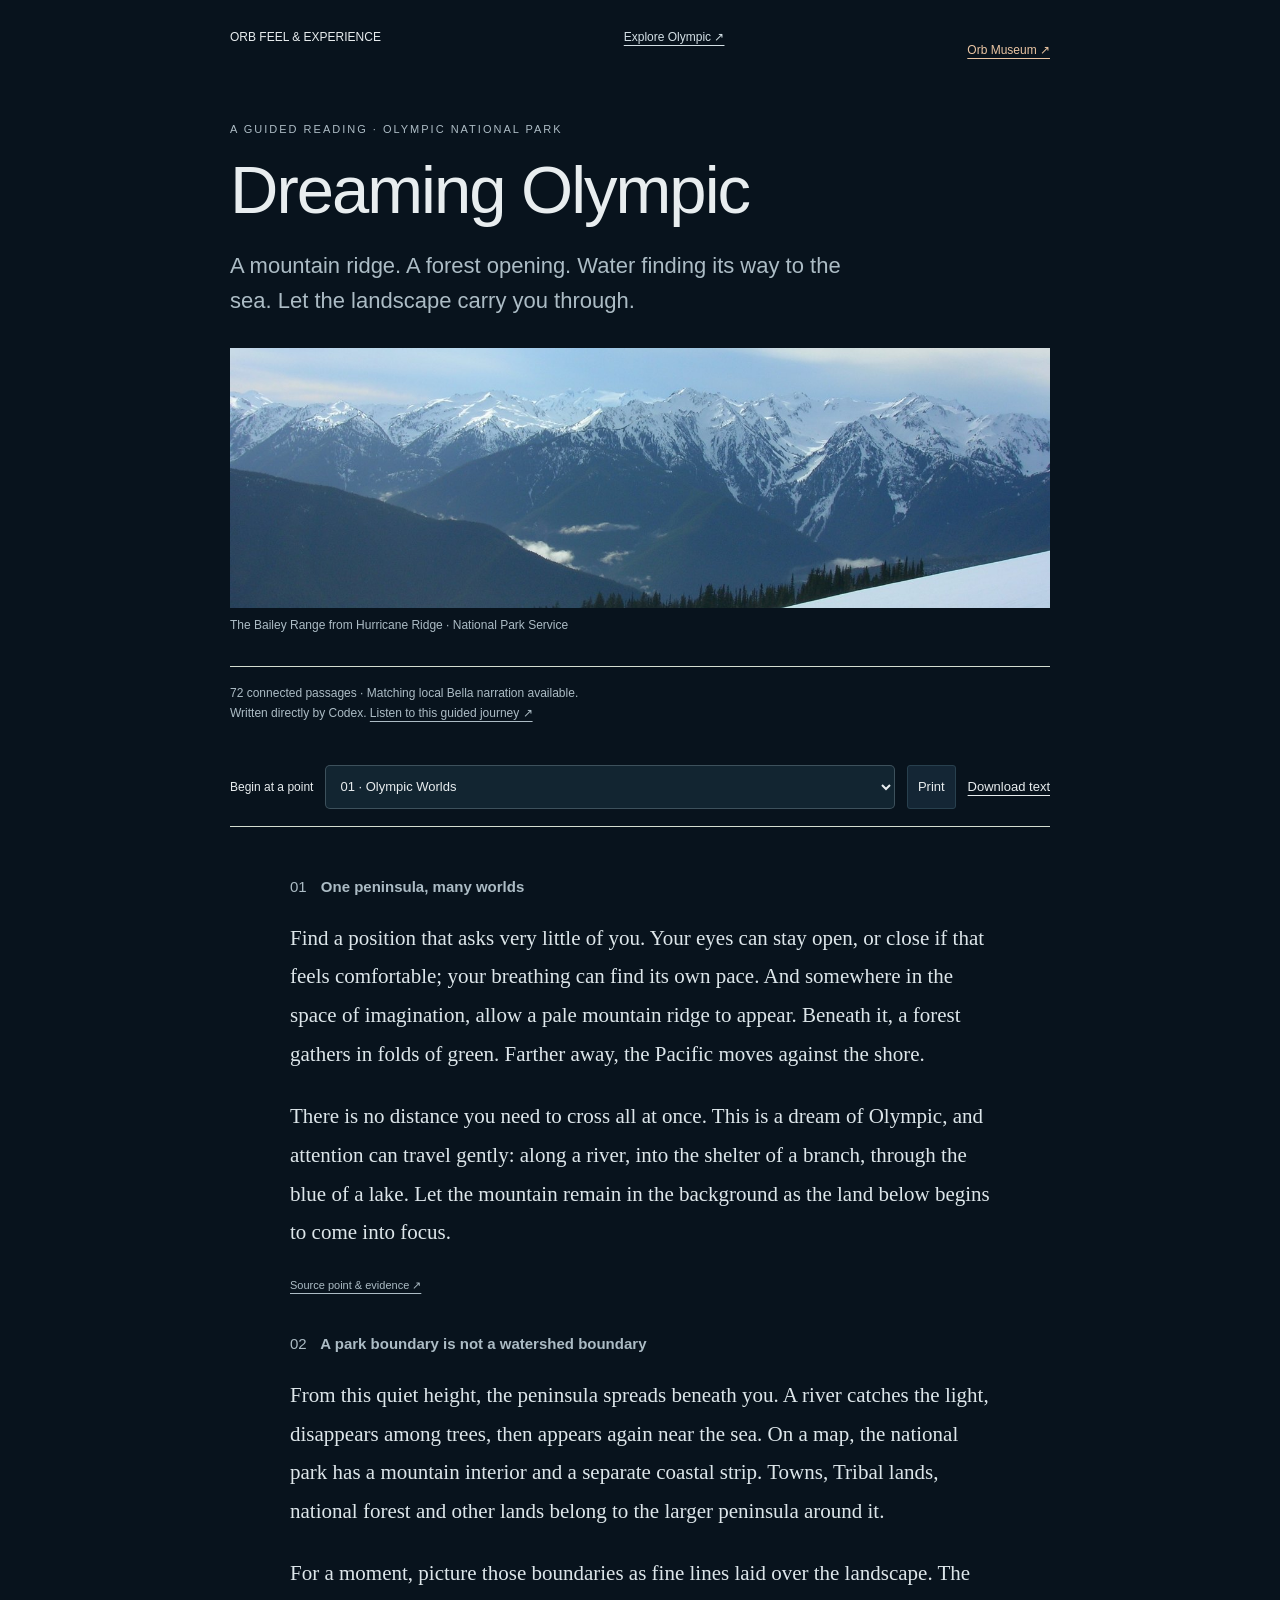
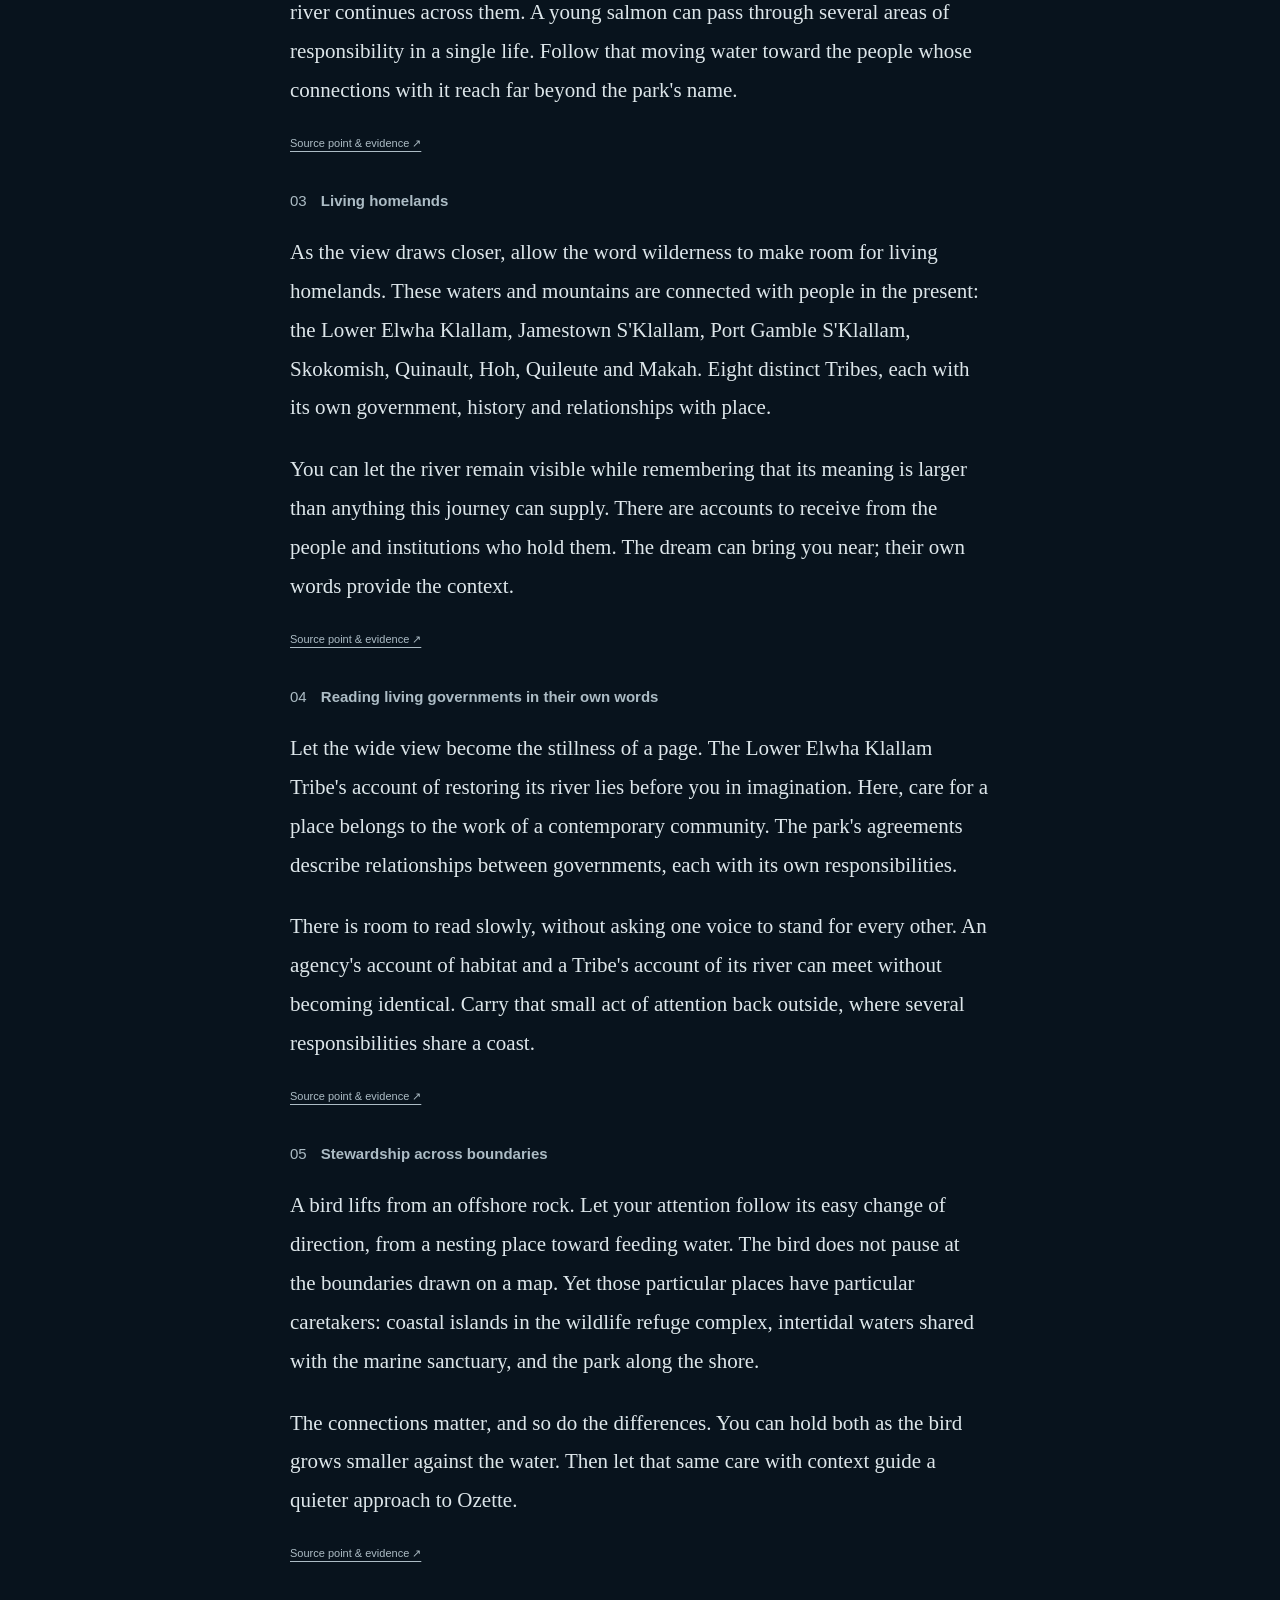
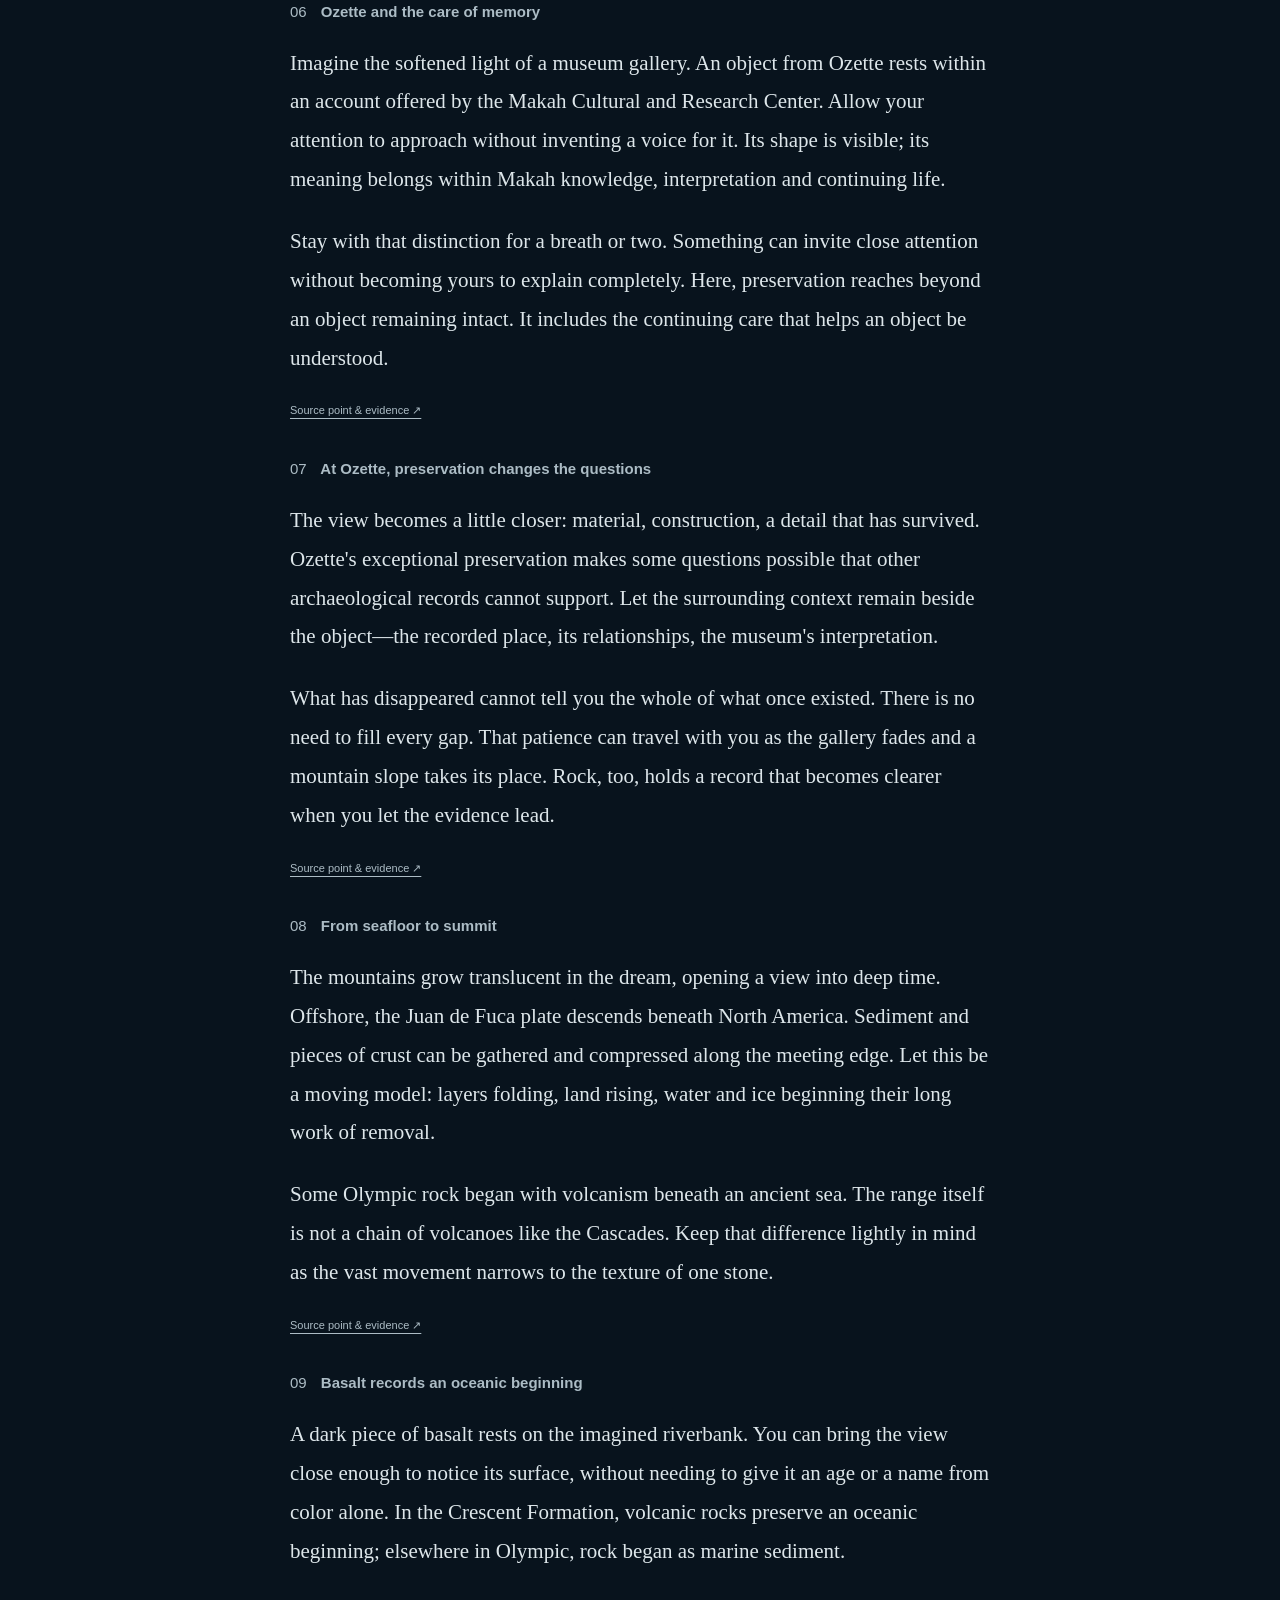
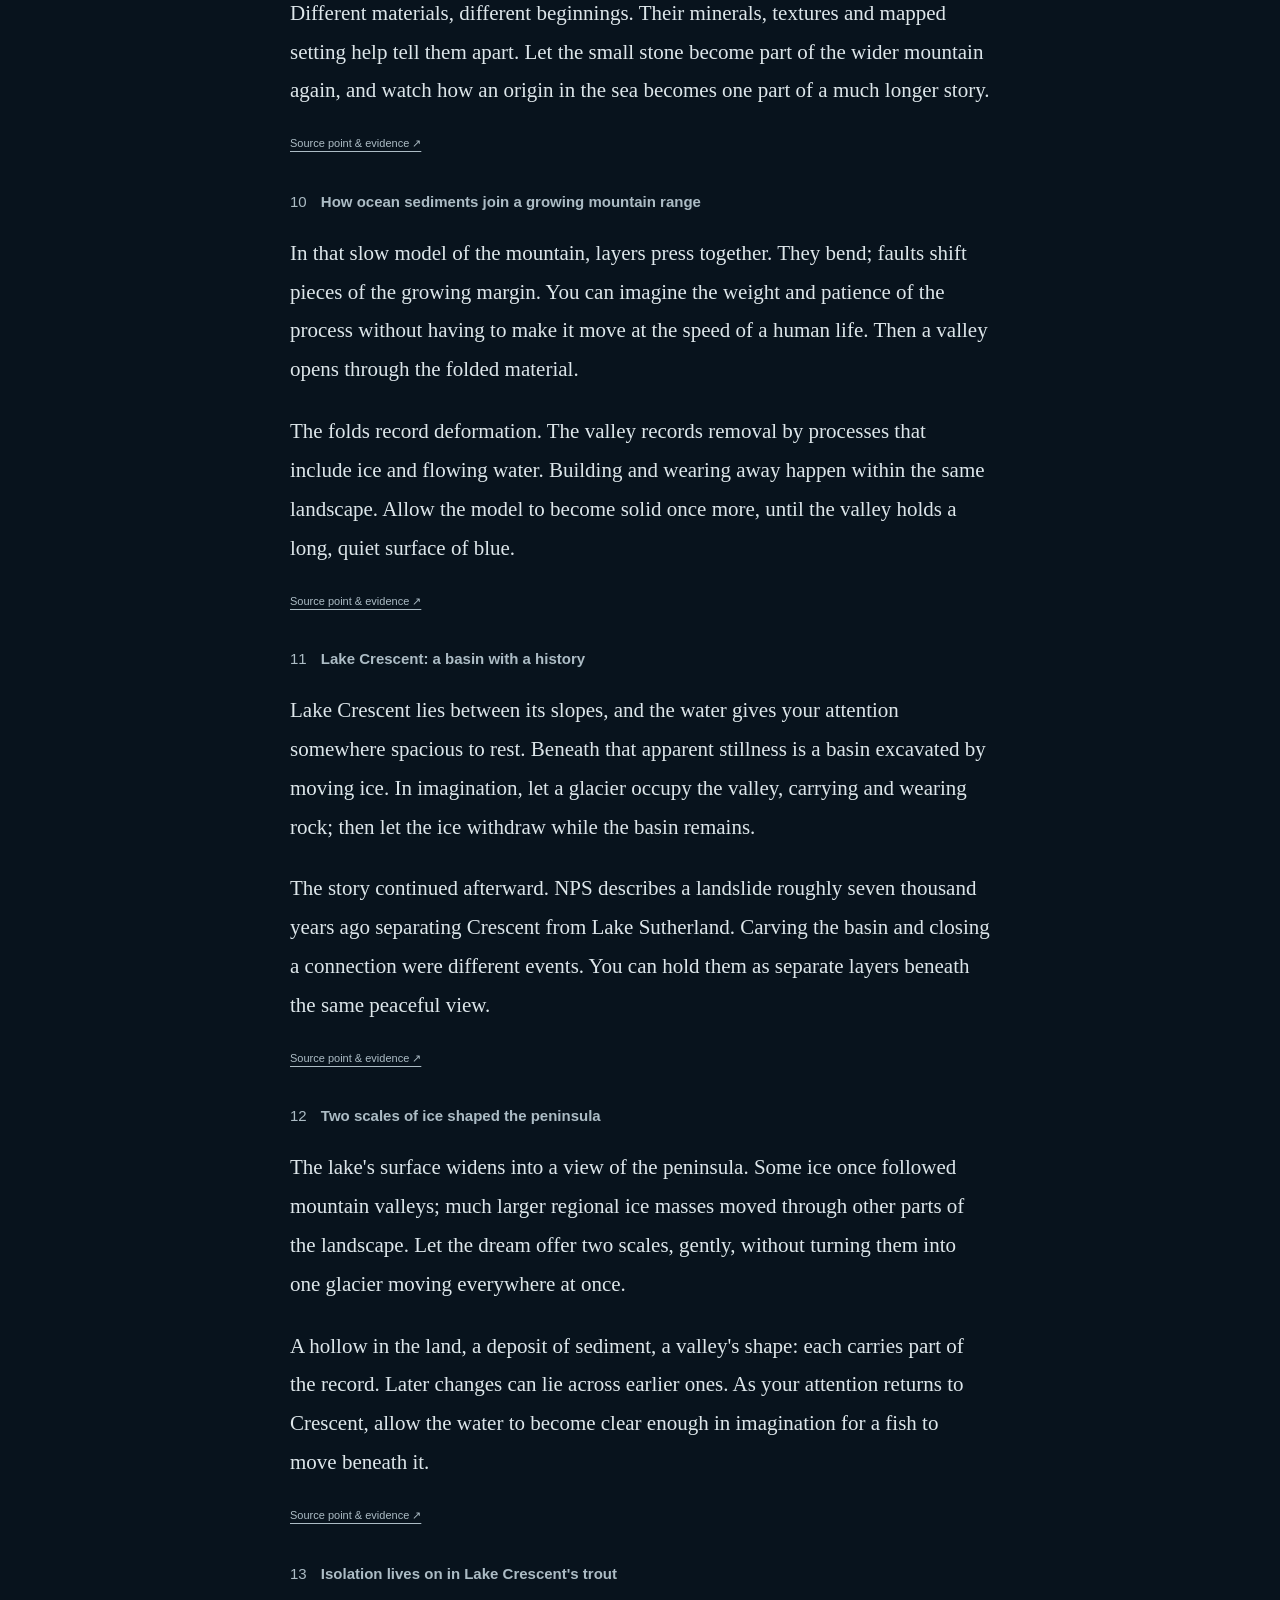
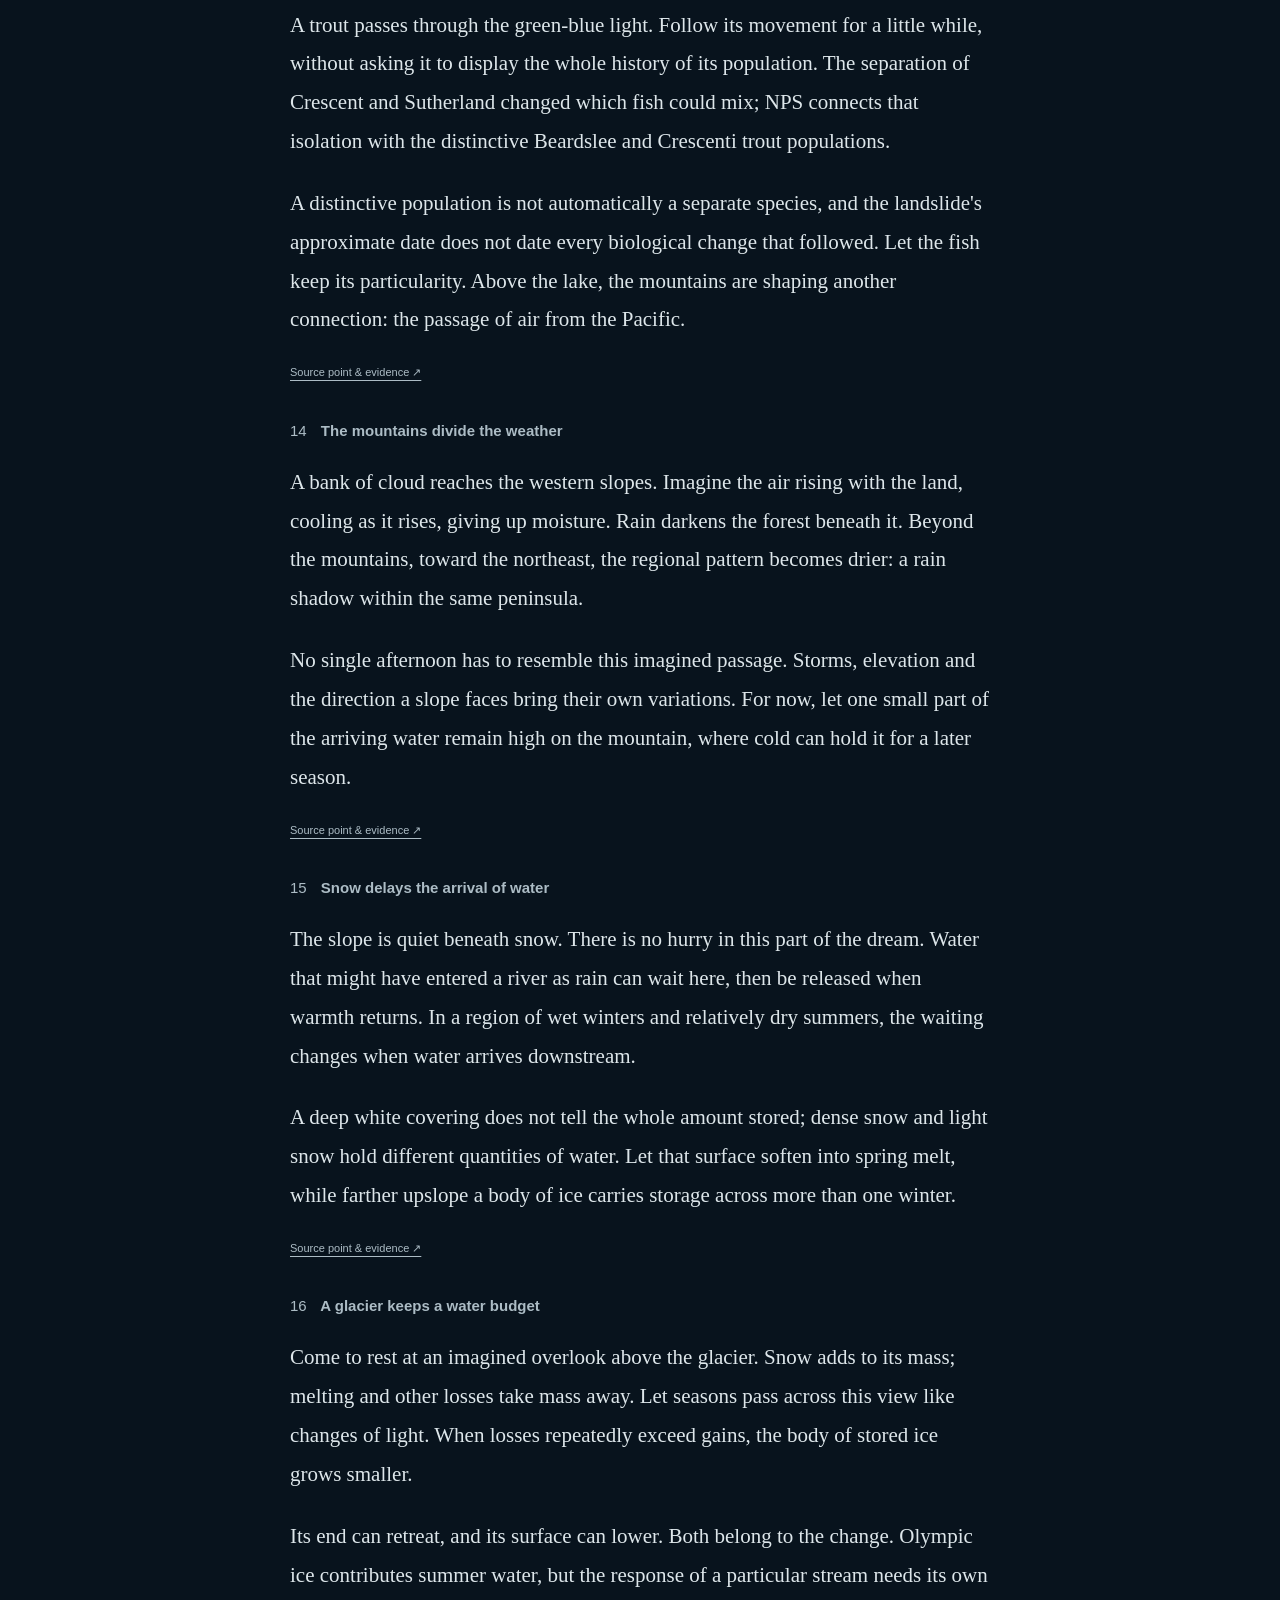
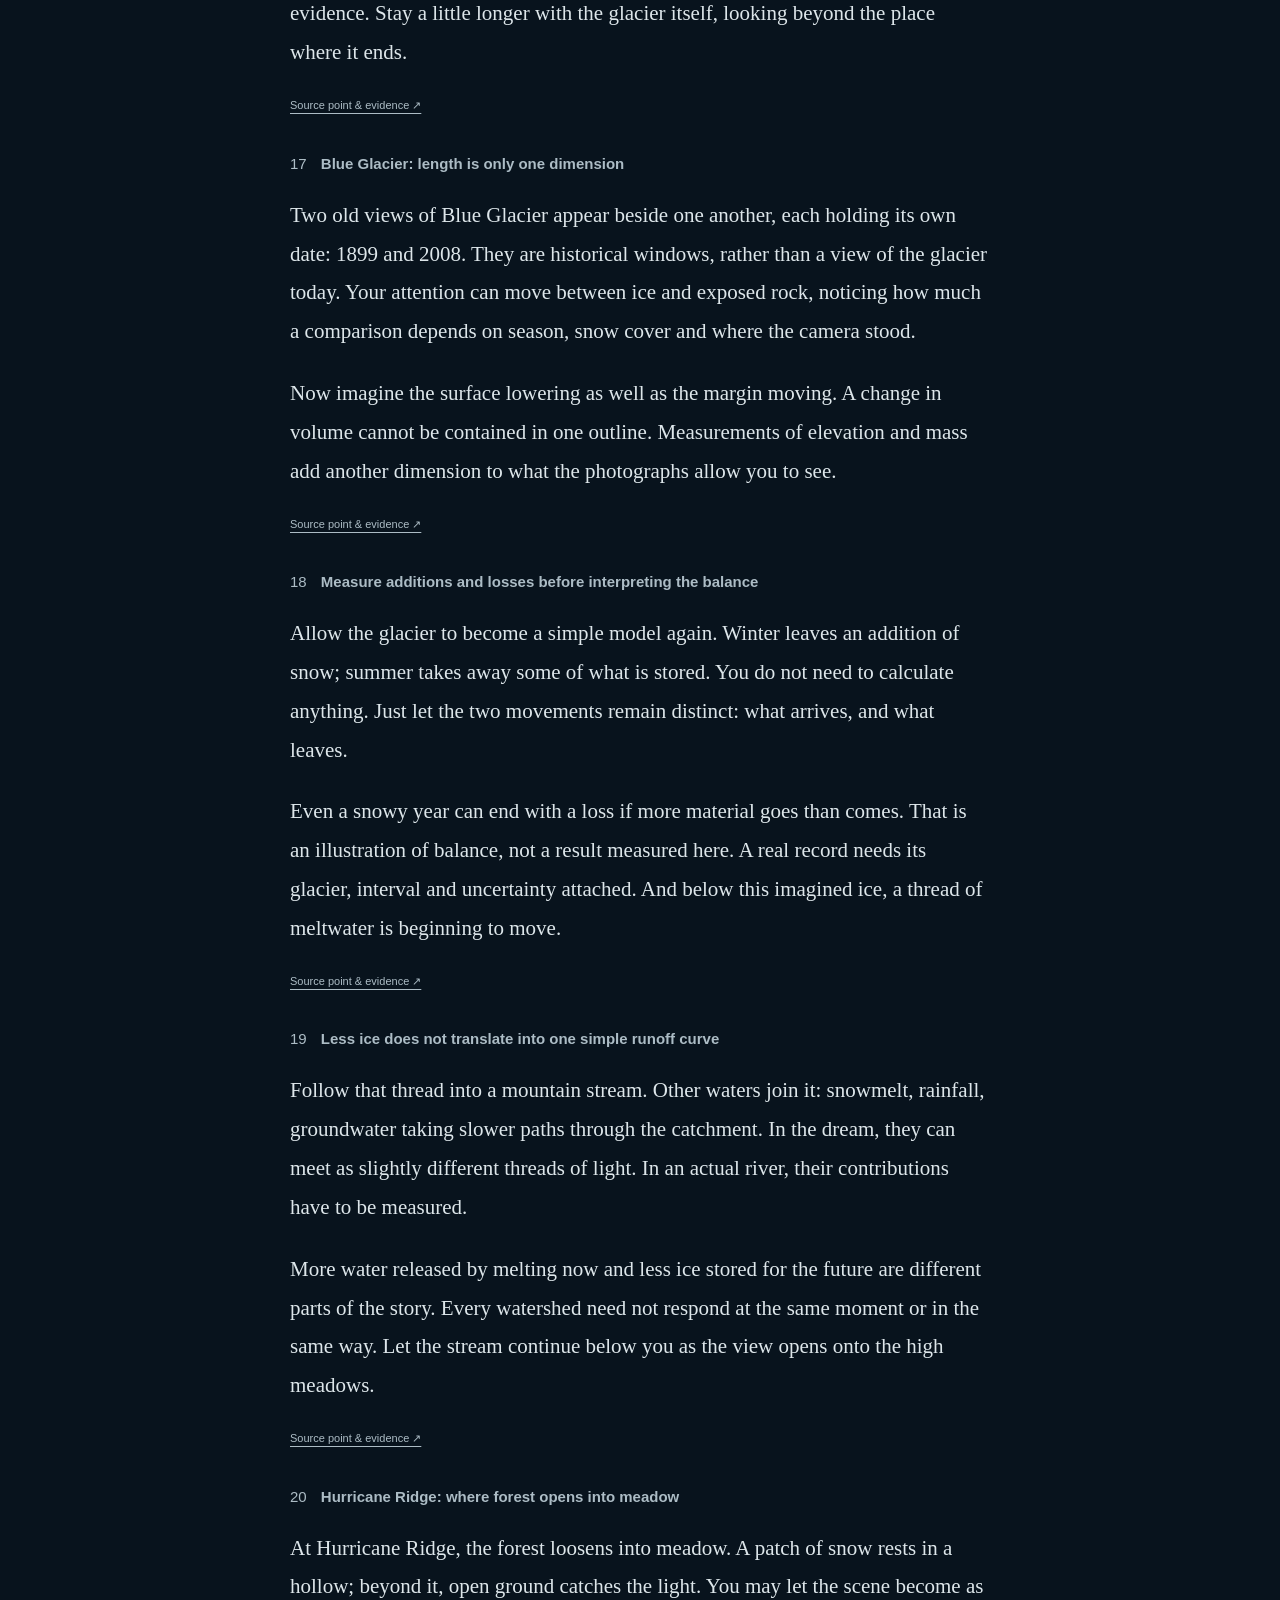
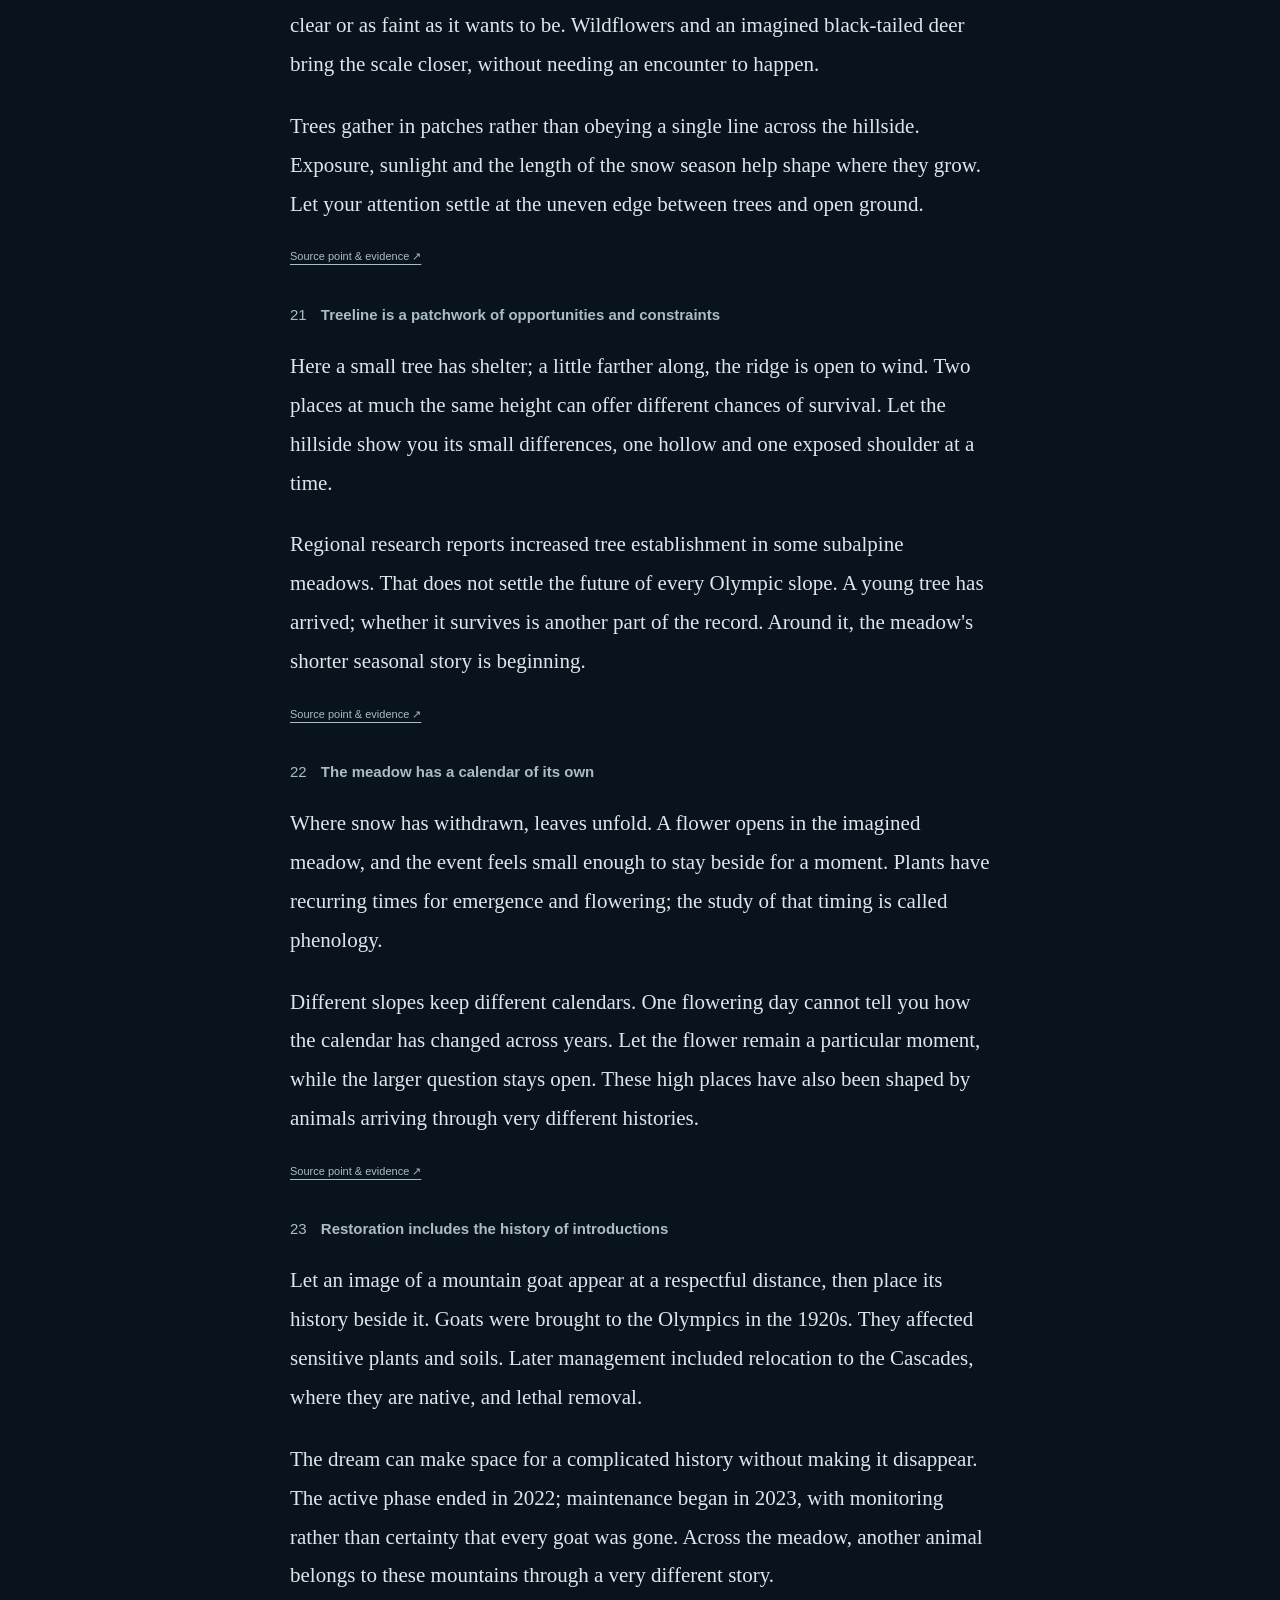
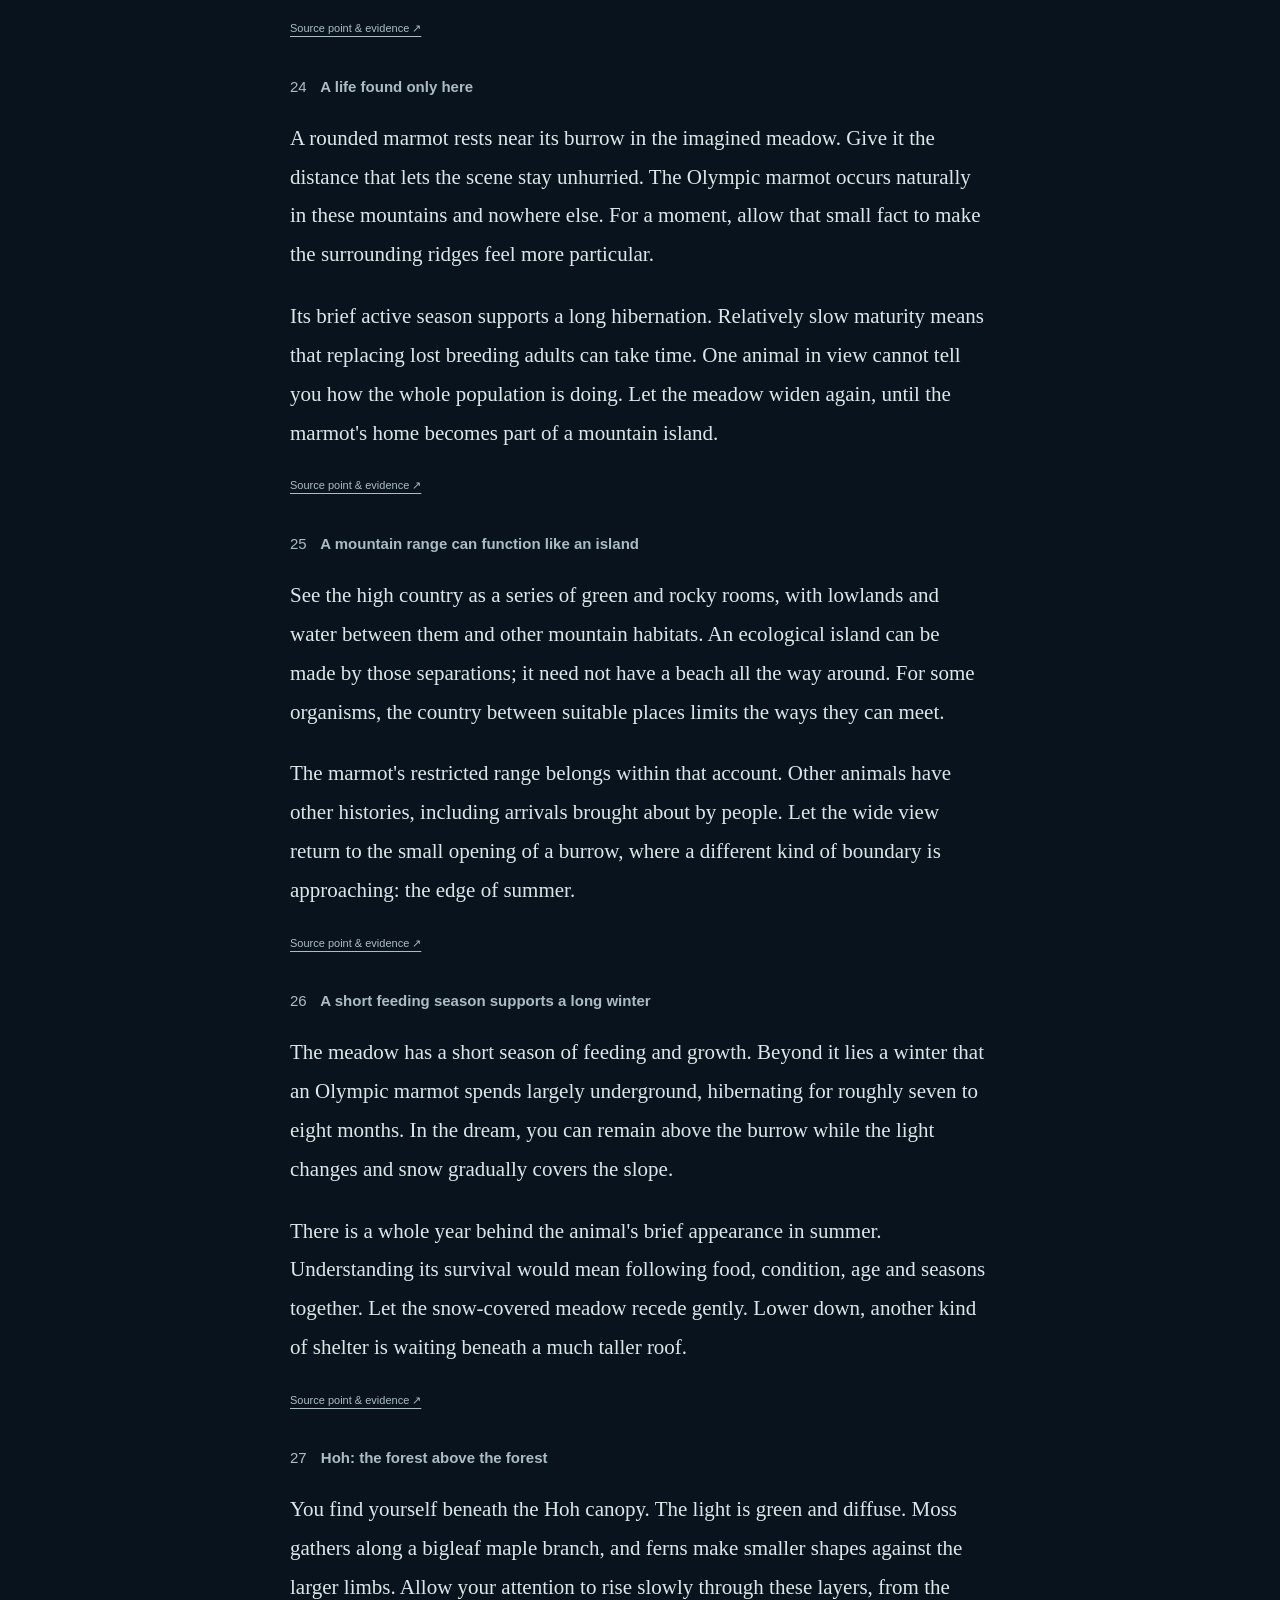
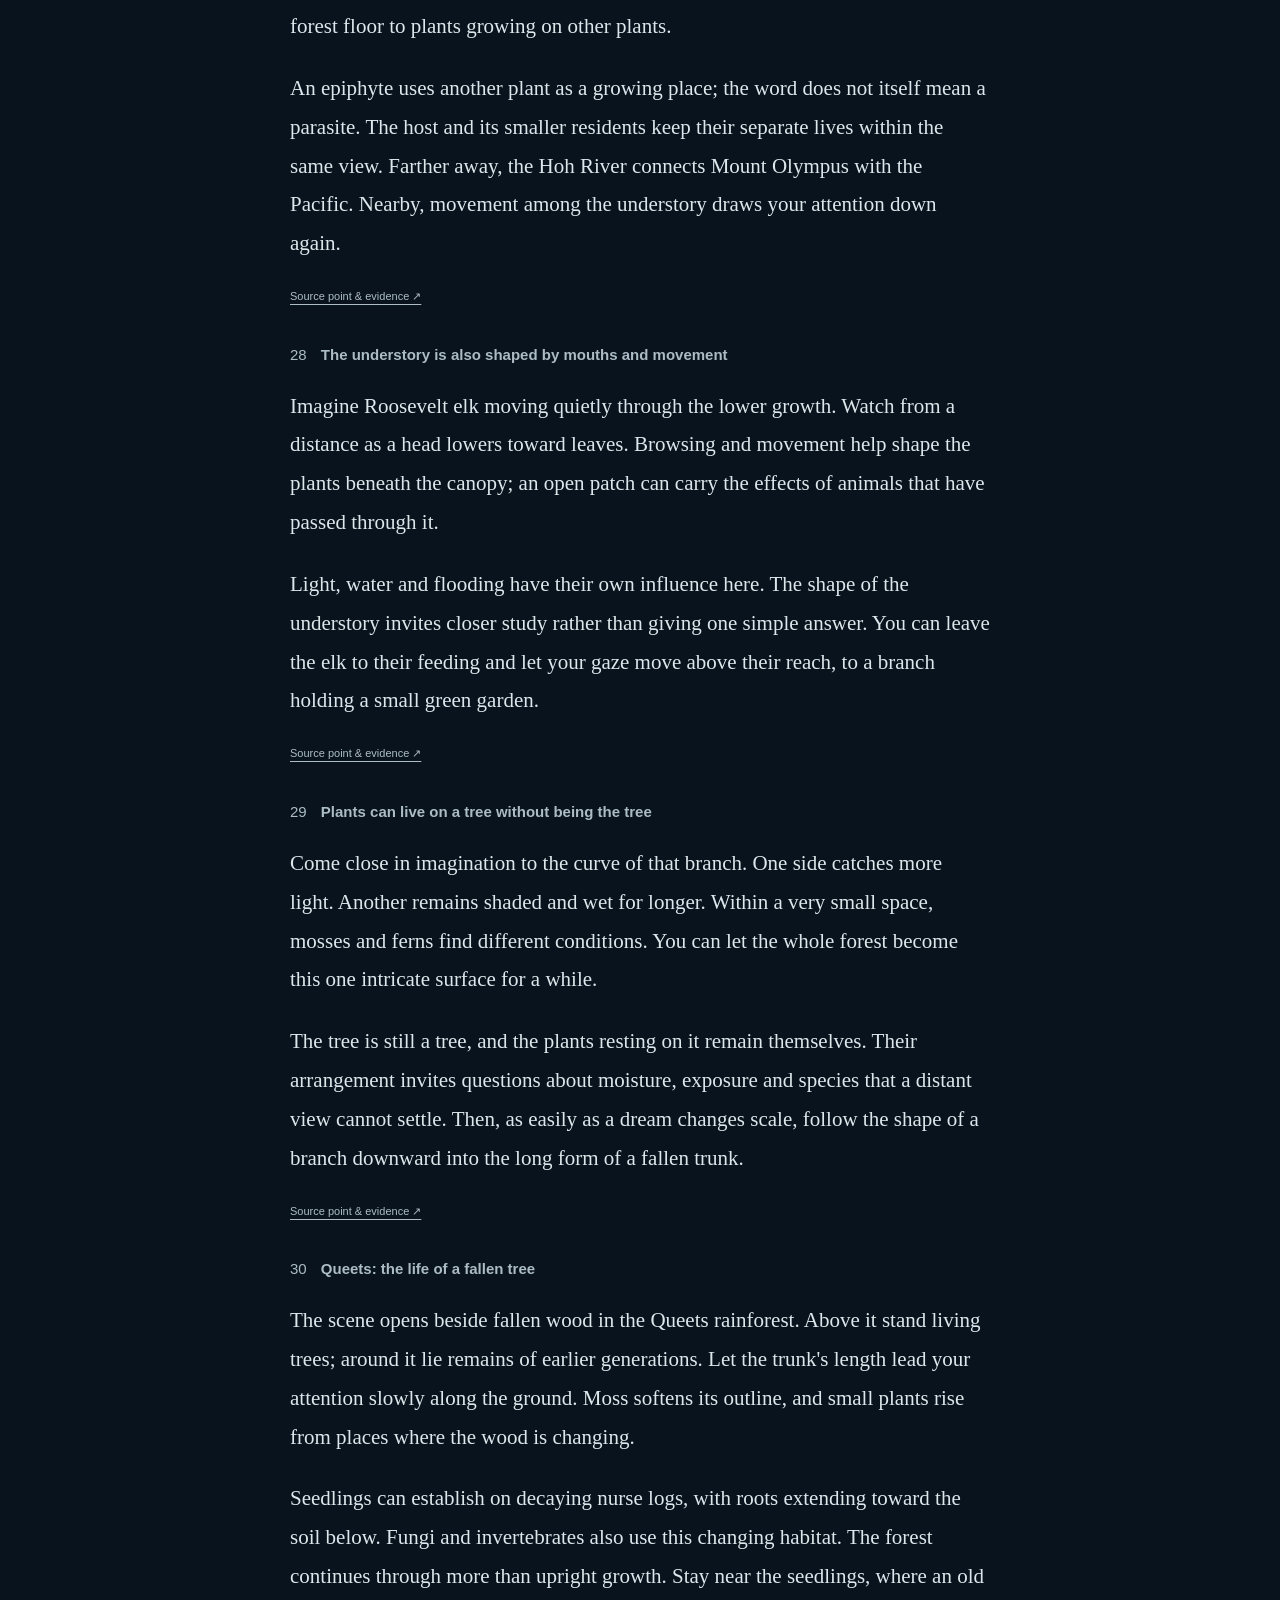
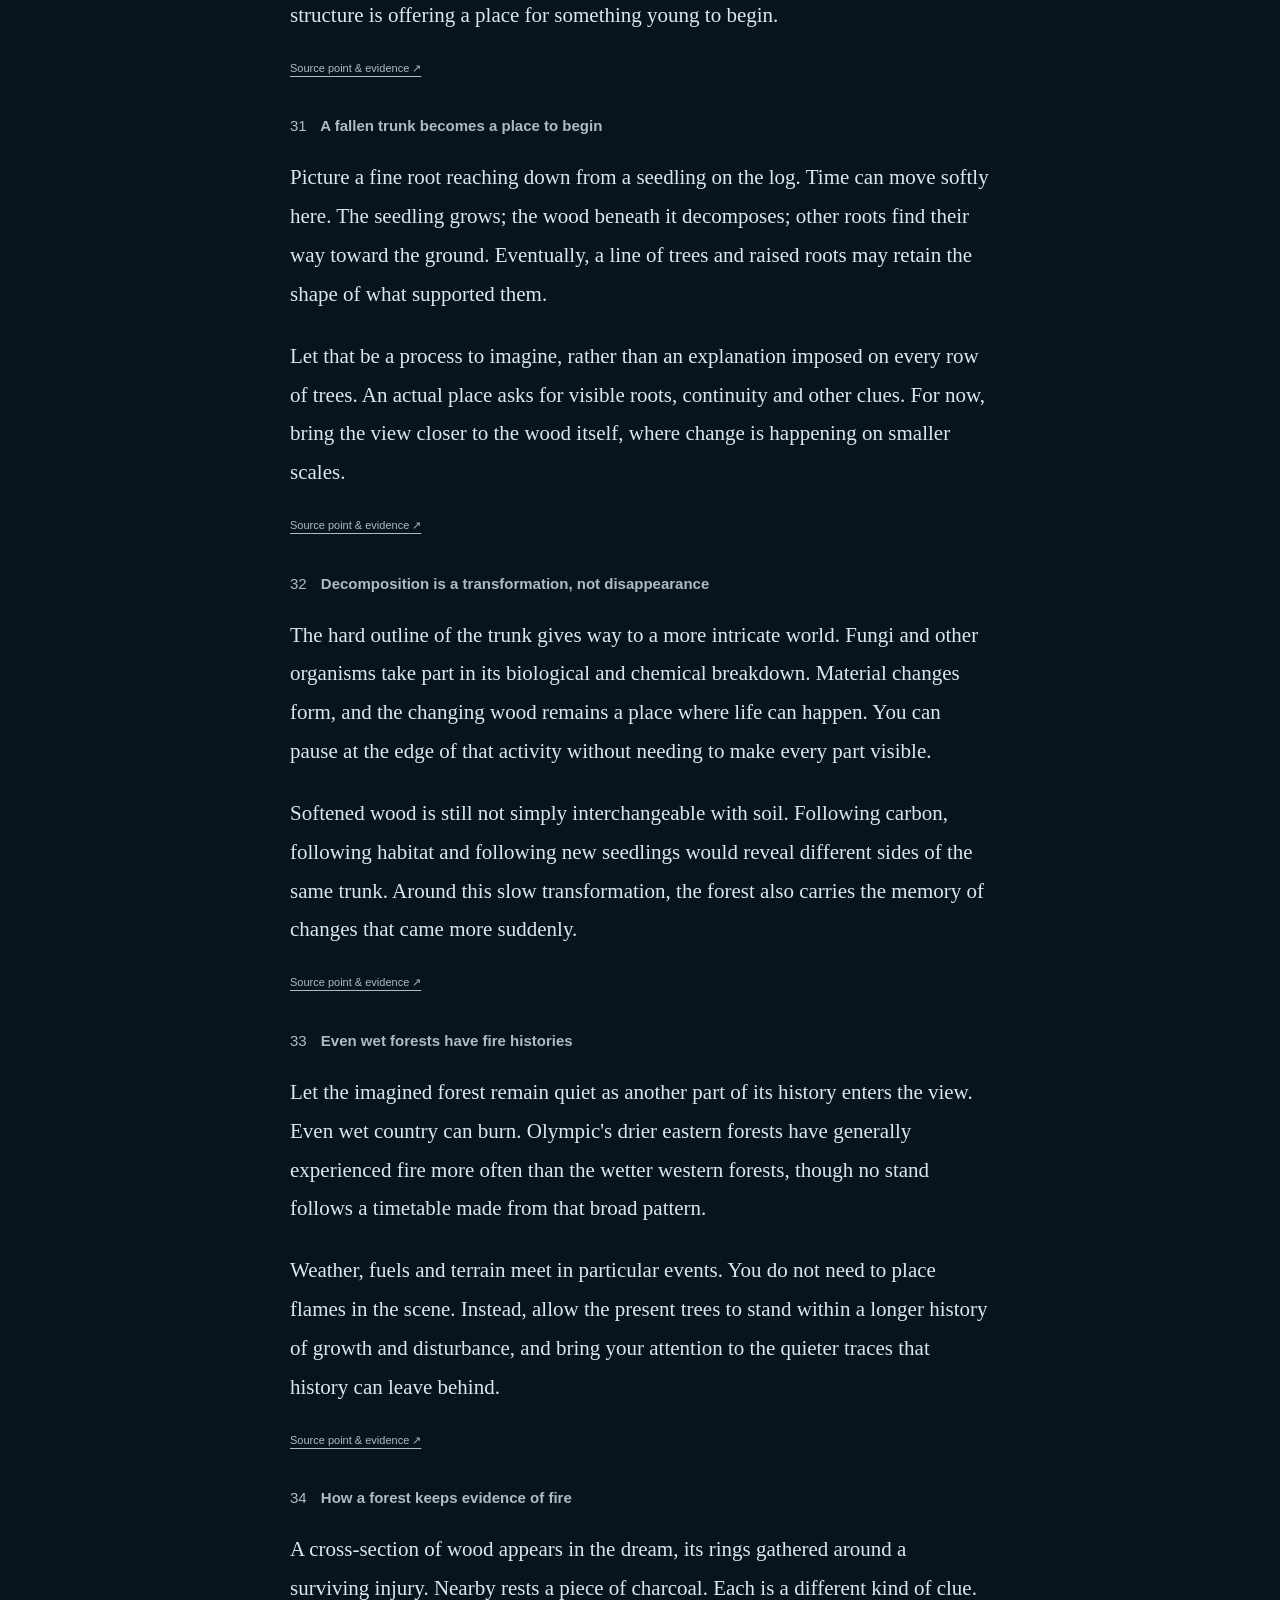
<file: olympic-guided-dream.html>
<!doctype html><html lang="en"><head><meta charset="utf-8"><meta name="viewport" content="width=device-width,initial-scale=1"><title>Dreaming Olympic · Guided Reading</title><style>
:root{color:#183c32;background:#f7f5ee;font-family:Georgia,serif}*{box-sizing:border-box}body{margin:0}a{color:inherit;text-underline-offset:4px}header{max-width:880px;margin:auto;padding:28px 30px 20px;display:flex;justify-content:space-between;gap:20px;font:12px/1.5 'Segoe UI',sans-serif}.cover{max-width:880px;margin:auto;padding:18px 30px 0}.eyebrow{font:11px/1.6 'Segoe UI',sans-serif;letter-spacing:2px;text-transform:uppercase}h1{font-size:clamp(42px,7vw,67px);line-height:1.08;font-weight:400;margin:15px 0 18px;letter-spacing:-2px}.deck{font-size:22px;line-height:1.6;max-width:650px;color:#506657}.cover img{width:100%;height:260px;object-fit:cover;display:block;margin-top:30px}.credit,.note{font:12px/1.7 'Segoe UI',sans-serif;color:#52675b}.credit{margin:7px 0 30px}.note{border-top:1px solid #d4ddd0;padding-top:16px}.tools{max-width:820px;margin:24px auto 0;padding:17px 0;border-bottom:1px solid #d4ddd0;display:flex;flex-wrap:wrap;align-items:center;gap:12px;font:13px/1.5 'Segoe UI',sans-serif}.tools select,.tools button{font:inherit;padding:10px;min-height:44px;color:#183c32;border:1px solid #bac9b6;background:#fffdf7;border-radius:3px}.tools select{max-width:100%;flex:1}.tools label{font-size:12px}.manuscript{max-width:760px;margin:0 auto;padding:10px 30px 70px}section{padding-top:38px;scroll-margin-top:20px}h2{font:15px/1.6 'Segoe UI',sans-serif;font-weight:600;color:#536e5c;margin:0 0 20px}h2 span{font-weight:400;color:#7e907d;margin-right:10px}section p{font-size:21px;line-height:1.85;margin:0 0 23px}.evidence{font:11px/1.5 'Segoe UI',sans-serif;color:#6c7f6d}footer{border-top:1px solid #d4ddd0;padding:25px 30px 45px;max-width:820px;margin:auto;font:12px/1.8 'Segoe UI',sans-serif}a:focus-visible,button:focus-visible,select:focus-visible{outline:3px solid #78954e;outline-offset:4px}@media(max-width:600px){header,.cover{padding-left:22px;padding-right:22px}.cover img{height:190px}.deck{font-size:20px}.tools{margin-left:22px;margin-right:22px}.tools label{width:100%}.manuscript{padding-left:22px;padding-right:22px}section p{font-size:19px;line-height:1.85}}@media print{header,.cover img,.credit,.tools,.evidence,footer{display:none}.cover,.manuscript{max-width:none;padding:0}.cover .note{font-size:10pt}h1{font-size:30pt}section{padding-top:18pt}section p{font-size:11pt;line-height:1.6}h2{font-size:10pt;break-after:avoid}p{widows:3;orphans:3}body{background:white;color:#111}}
</style><!-- ORB-READER-STANDARD:STYLE:START -->
<style id="orb-reader-standard">
/* ORB reader standard 1.0.0. Presentation only; authored content keeps its identity. */
@media screen {
html:has(body[data-orb-reader]){color-scheme:dark;background:#08131d;scroll-padding-top:24px}
body[data-orb-reader]{background:#08131d;color:#e8edef;font-family:Inter,"Segoe UI",Arial,sans-serif;font-synthesis:none;--reader-ink:#e8edef;--reader-muted:#acbcc5;--reader-line:#b5c9d326;--reader-accent:#efbc8e}
body[data-orb-reader] :is(button,input,textarea,select){font-family:inherit}
body[data-orb-reader] :is(button,summary,select){min-height:44px;touch-action:manipulation}
body[data-orb-reader] :is(a,button,summary,input,textarea,select):focus-visible{outline:2px solid #efbc8e;outline-offset:4px}
body[data-orb-reader] :is(button,a,summary){transition:color .18s,background-color .18s,border-color .18s}
body[data-orb-reader] :is(input:not([type=range]):not([type=checkbox]):not([type=radio]),textarea,select){background:#122531;color:#e8edef;border-color:#b5c9d344;border-radius:5px}
body[data-orb-reader] :is(dialog,.modal){background:#10222e;color:#e8edef;border-color:#b5c9d340;border-radius:8px}
body[data-orb-reader] dialog::backdrop{background:#020812bd;backdrop-filter:blur(6px)}
body[data-orb-reader] :is(header,.site-header,.topbar){background:#08131d;color:#e8edef;border-color:#b5c9d326}
body[data-orb-reader] :is(header,.site-header,.topbar) a{color:#d4e0e6}
body[data-orb-reader] :is(header,.site-header,.topbar) a:hover{color:#efbc8e}
body[data-orb-reader] :is(.reader,.reader-panel,.content-column,article.reading){background:#0c1b26;color:#e8edef}
body[data-orb-reader] :is(.reader,.reader-panel,.content-column,article.reading) :is(p,li){overflow-wrap:break-word}
body[data-orb-reader] :is(.reader,.reader-panel,.content-column,article.reading) a{color:#e8c8a9}
body[data-orb-reader] :is(.map-panel,.map-pane,.navigator,.orb-column,.sphere-panel){background:#091722;color:#e8edef;border-color:#b5c9d326}
body[data-orb-reader] :is(.eyebrow,.kicker,.meta,.map-caption,.map-note,.note-status,.anchor){color:#aebdc6}
body[data-orb-reader] :is(footer,.utility-bar,.below,.page-footer){color:#acbcc5;border-color:#b5c9d326}
body[data-orb-reader] :is(.transport,.listen,.music-player,.film-player){background:#10222e;color:#e8edef;border-color:#b5c9d32c}
body[data-orb-reader] :is(.compass,.directions,.thread-compass) button{color:#d2dfe6;background:#112530;border-color:#b5c9d32c;border-radius:5px}
body[data-orb-reader] :is(.compass,.directions,.thread-compass) button:hover:not(:disabled){background:#1b3340;border-color:#efbc8e77;color:#fff}
body[data-orb-reader] :is(.primary,.solid,.chosen){background:#ebbe97;color:#14212b;border-color:#ebbe97}
body[data-orb-reader] button:disabled{opacity:.5}
body[data-orb-reader] .reader-disclosure{border:0;border-top:1px solid #b5c9d326;padding:0;margin:18px 0 0;color:#e8edef}
body[data-orb-reader] .reader-disclosure>summary{display:flex;align-items:center;gap:12px;cursor:pointer;font-size:13px;letter-spacing:0;font-weight:400;list-style:none;margin:0;padding:12px 0;color:#d0dee6}
body[data-orb-reader] .reader-disclosure>summary::after{content:'+';margin-left:auto;color:#efbc8e;font-size:18px}
body[data-orb-reader] .reader-disclosure[open]>summary::after{content:'−'}
body[data-orb-reader] .reader-disclosure>summary::-webkit-details-marker{display:none}
.reader-reaches{max-width:1600px;margin:0 auto;padding:35px clamp(22px,4vw,64px) 42px;border-top:1px solid #b5c9d326;color:#e8edef;font:14px/1.7 Inter,"Segoe UI",Arial,sans-serif;background:#0a1822}
.reader-reaches h2{font:400 22px/1.3 Inter,"Segoe UI",Arial,sans-serif;letter-spacing:-.3px;margin:0 0 5px}
.reader-reaches>p{color:#a9becb;font-size:13px;margin:0 0 22px}
.reader-reach-list{display:grid;grid-template-columns:repeat(2,minmax(0,1fr));gap:24px 45px;list-style:none;padding:0;margin:0}
.reader-reach-list li{display:grid;grid-template-columns:34px 1fr;column-gap:14px;align-content:start}
.reader-reach-list li::before{content:'';grid-column:1;grid-row:1/4;width:28px;height:28px;margin-top:7px;border-radius:50%;background:radial-gradient(circle at 29% 24%,#f8eddd,#acc4ca 17%,#537d91 40%,#142a3c 70%,#08131d 88%);box-shadow:0 0 20px #aac7df26}
.reader-reach-list a{grid-column:2;color:#f0d5bc;text-decoration:none;min-height:44px;display:flex;align-items:center;font-size:15px}
.reader-reach-list a:hover{text-decoration:underline;text-underline-offset:5px}
.reader-reach-list span{grid-column:2;font-size:12px;color:#a9becb;max-width:550px}
.reader-library-return{display:inline-flex;align-items:center;min-height:44px;color:#eac5a3!important;font-size:12px;margin-top:20px}
.reader-return-bar{display:flex;justify-content:flex-end;align-items:center;min-height:60px;padding:6px 4vw;background:#08131d;border-bottom:1px solid #b5c9d326}
body[data-orb-reader="semantic"] h1{font-size:clamp(28px,3.2vw,42px);font-weight:400;margin:26px 4vw}
body[data-orb-reader="semantic"] .portable-layout{grid-template-columns:minmax(0,1.1fr) minmax(0,1fr);margin:0 4vw 40px;gap:40px}
body[data-orb-reader="semantic"] #orb-canvas{height:440px}
body[data-orb-reader="semantic"] .reading p{color:#c6d4dd;font-size:16px;line-height:1.85;max-width:65ch}
body[data-orb-reader="semantic"] button{background:#112530;color:#d9e5ec;border-color:#b5c9d333}
body[data-orb-reader="semantic"] button[aria-current=true]{border-color:#efbc8e;color:#efbc8e}
/* The field guide is the reference composition. */
body[data-orb-reader="the-orb-skill"]{--paper:#08131d;--background:#08131d;--white:#112530;--ink:#e8edef;--muted:#acbcc5;--line:#b5c9d326;--accent:#efbc8e;--green:#efbc8e;--soft:#112530;--serif:Inter,"Segoe UI",Arial,sans-serif;--sans:Inter,"Segoe UI",Arial,sans-serif}
body[data-orb-reader="the-orb-skill"] .header-inner{max-width:1600px;padding:0 4vw;min-height:64px}
body[data-orb-reader="the-orb-skill"] .brand{font-size:23px;font-weight:450}
body[data-orb-reader="the-orb-skill"] .brand::before{width:25px;height:25px;background:radial-gradient(circle at 29% 24%,#f8eddd,#acc4ca 17%,#537d91 40%,#142a3c 70%,#08131d 88%)}
body[data-orb-reader="the-orb-skill"] .nav{font-size:12px;gap:24px}
body[data-orb-reader="the-orb-skill"] .attribution{font-size:10px;color:#91a7b4}
body[data-orb-reader="the-orb-skill"] .field-tools{max-width:1600px;padding:7px 4vw 0}
body[data-orb-reader="the-orb-skill"] .field-tools .topnav{font-size:11px;gap:22px}
body[data-orb-reader="the-orb-skill"] .field-tools button{color:#acbcc5}
body[data-orb-reader="the-orb-skill"] .field-banner{max-width:1600px;padding:8px 4vw 25px}
body[data-orb-reader="the-orb-skill"] .workspace-heading{min-height:0;background:none;border:0;border-radius:0;padding:0;gap:8px;overflow:visible}
body[data-orb-reader="the-orb-skill"] .workspace-heading::before,body[data-orb-reader="the-orb-skill"] .workspace-heading::after{display:none}
body[data-orb-reader="the-orb-skill"] .workspace-heading h1{font-size:30px;font-weight:400;letter-spacing:-.8px;max-width:100%}
body[data-orb-reader="the-orb-skill"] .workspace-heading p{font-size:13px;color:#9eb3c0;max-width:none}
body[data-orb-reader="the-orb-skill"] .workspace{max-width:1600px;padding:0;grid-template-columns:minmax(0,1.15fr) minmax(0,1fr);min-height:0;border-top:1px solid #b5c9d326}
body[data-orb-reader="the-orb-skill"] .map-panel{padding:25px clamp(24px,3vw,48px) 30px;background:radial-gradient(ellipse at 50% 43%,#1630427a,transparent 62%),#091722}
body[data-orb-reader="the-orb-skill"] .sticky-map{position:sticky;top:20px}
body[data-orb-reader="the-orb-skill"] .map-toolbar{font-size:12px}
body[data-orb-reader="the-orb-skill"] .view-switch{gap:22px}
body[data-orb-reader="the-orb-skill"] .orb-stage{height:clamp(330px,36vw,505px);max-width:720px}
body[data-orb-reader="the-orb-skill"] #globe>circle{fill:transparent;stroke:#a8c9dd50;stroke-width:.7}
body[data-orb-reader="the-orb-skill"] #grid path{stroke:#95bed7;opacity:.27}
body[data-orb-reader="the-orb-skill"] #connections path{stroke:#efbc8e;stroke-width:1;opacity:.6}
body[data-orb-reader="the-orb-skill"] .map-point circle{fill:url(#reader-point-surface);stroke:#accbd481;filter:drop-shadow(0 0 5px #a8cce947)}
body[data-orb-reader="the-orb-skill"] .map-point text{fill:#e8f0f5!important;font-size:8px}
body[data-orb-reader="the-orb-skill"] .map-point[aria-pressed=true] circle{fill:#bb916a;stroke:#ffdab3;filter:drop-shadow(0 0 9px #efbc8e77)}
body[data-orb-reader="the-orb-skill"] .orb-label{fill:#87a4b7;letter-spacing:2px;font-size:8px}
body[data-orb-reader="the-orb-skill"] .reader-point-preview{min-height:42px;font-size:13px;text-align:center;color:#d2e0e9;margin:0 0 8px;display:flex;align-items:center;justify-content:center;max-width:480px;margin-inline:auto}
body[data-orb-reader="the-orb-skill"] .map-caption{font-size:10px;color:#8da8b9}
body[data-orb-reader="the-orb-skill"] .rotate{color:#b7c9d5;font-size:11px;bottom:28px}
body[data-orb-reader="the-orb-skill"] .map-list{height:450px}
body[data-orb-reader="the-orb-skill"] .map-list button{padding:13px 3px;font-size:13px}
body[data-orb-reader="the-orb-skill"] .reader{padding:30px clamp(25px,3.5vw,56px) 45px;border-left:1px solid #b5c9d321}
body[data-orb-reader="the-orb-skill"] .reader-top{font-size:10px;letter-spacing:.07em}
body[data-orb-reader="the-orb-skill"] .reader h2{font-size:clamp(27px,2.6vw,39px);line-height:1.18;letter-spacing:-.8px;font-weight:400;margin:0 0 25px}
body[data-orb-reader="the-orb-skill"] .reading p,body[data-orb-reader="the-orb-skill"] .reading p:first-child{font-size:15px;line-height:1.85;color:#c6d4dd;margin-bottom:20px;max-width:65ch}
body[data-orb-reader="the-orb-skill"] .anchor{margin:7px 0 24px;color:#8ca5b5}
body[data-orb-reader="the-orb-skill"] .direction{background:#112530;padding:11px 12px;border-radius:5px}
body[data-orb-reader="the-orb-skill"] .direction strong{font-size:10px;letter-spacing:.06em}
body[data-orb-reader="the-orb-skill"] .direction span{font-size:12px;color:#b4c8d5}
body[data-orb-reader="the-orb-skill"] .history-controls{border-top:1px solid #b5c9d326;margin-top:18px;padding:5px 0 0;flex-wrap:wrap}
body[data-orb-reader="the-orb-skill"] .history-controls button{font-size:12px;color:#b5c9d5}
body[data-orb-reader="the-orb-skill"] .practice{border:0;padding-top:10px;margin:0}
body[data-orb-reader="the-orb-skill"] .exercise{font-size:18px;line-height:1.65;color:#d4e0e6}
body[data-orb-reader="the-orb-skill"] .practice textarea{background:#10222e;border-radius:5px;border-color:#b5c9d338;font-size:14px}
body[data-orb-reader="the-orb-skill"] .outline{border-color:#b5c9d344;color:#d3e0e8;border-radius:5px;font-weight:400}
body[data-orb-reader="the-orb-skill"] .loop{color:#8ca5b5;margin:28px 0 24px;font-size:9px;letter-spacing:.05em}
body[data-orb-reader="the-orb-skill"] details>summary{font-size:12px;font-weight:400;padding:12px 0;color:#d4dfe7}
body[data-orb-reader="the-orb-skill"] details p,body[data-orb-reader="the-orb-skill"] details li{font-size:13px;line-height:1.75}
body[data-orb-reader="the-orb-skill"] .trail{max-width:1600px;padding:22px 4vw;background:#08131d}
body[data-orb-reader="the-orb-skill"] .trail-items button{font-size:11px}
body[data-orb-reader="the-orb-skill"] .utility-bar{max-width:1600px;padding:24px 4vw;font-size:11px}
body[data-orb-reader="the-orb-skill"] .toast{background:#e5c3a3;color:#10212d}
body[data-orb-reader="the-orb-skill"] .print-only{display:none}
@media(max-width:760px){
.reader-reach-list{grid-template-columns:1fr;gap:22px}.reader-reaches{padding:28px 22px}
body[data-orb-reader="semantic"] .portable-layout{display:block;margin:0 22px 32px}
body[data-orb-reader="semantic"] #orb-canvas{height:300px}
body[data-orb-reader="semantic"] .reading{margin-top:30px}
body[data-orb-reader="the-orb-skill"] .header-inner{padding:10px 22px;gap:10px;min-height:60px;flex-wrap:wrap}
body[data-orb-reader="the-orb-skill"] .nav{margin-left:auto;flex-basis:auto;gap:18px;min-height:44px}
body[data-orb-reader="the-orb-skill"] .nav a{font-size:12px}
body[data-orb-reader="the-orb-skill"] .nav a:not(:first-child){display:none}
body[data-orb-reader="the-orb-skill"] .field-tools{padding:0 22px;justify-content:flex-start}
body[data-orb-reader="the-orb-skill"] .field-tools .topnav{flex-wrap:wrap;gap:0 20px;font-size:11px}
body[data-orb-reader="the-orb-skill"] .field-tools .topnav>a{display:none}
body[data-orb-reader="the-orb-skill"] .field-banner{padding:13px 22px 22px}
body[data-orb-reader="the-orb-skill"] .workspace-heading h1{font-size:28px}
body[data-orb-reader="the-orb-skill"] .workspace-heading p{max-width:none;font-size:12px}
body[data-orb-reader="the-orb-skill"] .workspace{display:block;padding:0}
body[data-orb-reader="the-orb-skill"] .map-panel{padding:15px 22px 18px;border-right:0}
body[data-orb-reader="the-orb-skill"] .sticky-map{position:static}
body[data-orb-reader="the-orb-skill"] .orb-stage{height:290px;margin:0 -8px}
body[data-orb-reader="the-orb-skill"] .reader-point-preview{font-size:12px;min-height:40px}
body[data-orb-reader="the-orb-skill"] .history-controls{margin-top:6px;gap:14px}
body[data-orb-reader="the-orb-skill"] .reader-disclosure{margin-top:8px}
body[data-orb-reader="the-orb-skill"] .reader{padding:29px 24px 34px;border-left:0;border-top:1px solid #b5c9d326}
body[data-orb-reader="the-orb-skill"] .reader h2{font-size:30px;line-height:1.2}
body[data-orb-reader="the-orb-skill"] .reading p{font-size:15px;line-height:1.85}
body[data-orb-reader="the-orb-skill"] .trail{display:block;padding:18px 24px}
body[data-orb-reader="the-orb-skill"] .utility-bar{display:block;padding:20px 24px;line-height:1.8}
body[data-orb-reader="the-orb-skill"] .utility-bar a{display:inline-flex;align-items:center;min-height:44px}
}
@media(prefers-reduced-motion:reduce){body[data-orb-reader] *,body[data-orb-reader] *::before,body[data-orb-reader] *::after{animation:none!important;transition:none!important;scroll-behavior:auto!important}}
}
.reader-museum-actions,.reader-contributor{max-width:1440px;margin:0 auto;padding:24px clamp(22px,4vw,64px);border-top:1px solid #b5c9d326;color:#b5c9d5;font:14px/1.6 system-ui,sans-serif}
.reader-museum-actions{display:flex;align-items:center;justify-content:space-between;flex-wrap:wrap;gap:8px 24px;background:#08131d}
.reader-museum-actions .reader-museum-add{display:inline-flex;align-items:center;min-height:44px;color:#efc9a0;text-decoration:none;font-weight:500}
.reader-museum-actions .reader-museum-add:hover{text-decoration:underline}
.reader-museum-actions .reader-museum-add:focus-visible{outline:2px solid #efc9a0;outline-offset:5px;border-radius:3px}
.reader-museum-actions span{font-size:12px;color:#a0b5c3}
.reader-contributor strong{font-weight:500;color:#e6d7c5;overflow-wrap:anywhere}
@media print{.reader-reaches,.reader-point-preview,.reader-library-return,.reader-return-bar,.reader-disclosure,.reader-museum-actions{display:none!important}}

/* ORB reader family adapters, 2026-09-15.
 * Kept separate from the shared shell: historical readers use opposite meanings
 * for --ink and --paper. Nothing here changes authored content, media, routes,
 * audio timing, visibility of features, or print output.
 */
@media screen {
  /* Quinault: keep its continuous player and serif spoken readings. */
  body[data-orb-reader="Quinault-orb"][data-orb-page="index"] {
    --bg:#08131d; --panel:#0d1c27; --paper:#e8edef;
    --muted:#acbcc5; --accent:#efbc8e; --line:#28404e;
  }
  body[data-orb-reader="Quinault-orb"][data-orb-page="index"] main {max-width:1680px;padding-top:28px}
  body[data-orb-reader="Quinault-orb"][data-orb-page="index"] .intro {gap:32px;margin-bottom:26px}
  body[data-orb-reader="Quinault-orb"][data-orb-page="index"] h1 {font-size:clamp(44px,4.6vw,68px);letter-spacing:-.04em;margin-block:6px 12px}
  body[data-orb-reader="Quinault-orb"][data-orb-page="index"] .dek {font-size:15px;color:#acbcc5;max-width:42ch}
  body[data-orb-reader="Quinault-orb"][data-orb-page="index"] .durations button {font-size:20px;min-height:48px}
  body[data-orb-reader="Quinault-orb"][data-orb-page="index"] .durations .chosen {background:#23323a;color:#f2d4b9}
  body[data-orb-reader="Quinault-orb"][data-orb-page="index"] .dek br {display:block}
  body[data-orb-reader="Quinault-orb"][data-orb-page="index"] .orb-stage {height:clamp(370px,35vw,560px);background:radial-gradient(ellipse at 50% 48%,#315b7138,transparent 65%)}
  body[data-orb-reader="Quinault-orb"][data-orb-page="index"] .point-list button {font-size:12px;border-bottom-color:#203541}
  body[data-orb-reader="Quinault-orb"][data-orb-page="index"] :is(.point-list .num,.orb-whisper,.map-note,figcaption) {color:#acbcc5}
  body[data-orb-reader="Quinault-orb"][data-orb-page="index"] .content-column {padding:24px 28px;max-width:700px}
  body[data-orb-reader="Quinault-orb"][data-orb-page="index"] :is(#scene,#diagram) {height:auto;aspect-ratio:16/9;background:#0d1c27}
  body[data-orb-reader="Quinault-orb"][data-orb-page="index"] #reading {font-size:19px;line-height:1.85;color:#dde6ea;max-width:64ch}
  body[data-orb-reader="Quinault-orb"][data-orb-page="index"] .transport {background:#0b1924f5;border-color:#28404e;padding-bottom:max(12px,env(safe-area-inset-bottom))}
  body[data-orb-reader="Quinault-orb"][data-orb-page="index"] .play {background:#efbc8e;color:#15212b;border-color:#efbc8e}
  body[data-orb-reader="Quinault-orb"][data-orb-page="index"] .play:hover {background:#f5cfaa;color:#15212b}

  /* Olympic: the compiled atlas, source shell, and two authored audio editions. */
  body[data-orb-reader="olympic-national-park"] {--muted:#acbcc5;--line:#28404e;--accent:#efbc8e;--dark:#0d1c27}
  body[data-orb-reader="olympic-national-park"]:is([data-orb-page="index"],[data-orb-page="shell"],[data-orb-page="courses"]) {--ink:#e8edef;--paper:#08131d}
  body[data-orb-reader="olympic-national-park"] :is(.topbar,.map-shell,.sphere-panel) {background:#0d1c27;color:#e8edef}
  body[data-orb-reader="olympic-national-park"] :is(.topbar,header,.site-footer,footer) {border-color:#28404e}
  body[data-orb-reader="olympic-national-park"] .hero {min-height:230px}
  body[data-orb-reader="olympic-national-park"] .hero-inner {padding-block:28px}
  body[data-orb-reader="olympic-national-park"] .hero h1 {font-size:clamp(38px,4.2vw,62px);max-width:800px;margin-block:8px 12px;line-height:1.05}
  body[data-orb-reader="olympic-national-park"] .hero p {font-size:14px;max-width:62ch}
  body[data-orb-reader="olympic-national-park"] .hero-aside a {background:#efbc8e;color:#15212b}
  body[data-orb-reader="olympic-national-park"] .intro-strip {padding-block:14px;color:#acbcc5}
  body[data-orb-reader="olympic-national-park"] .intro-strip strong {color:#e8edef}
  body[data-orb-reader="olympic-national-park"] .workspace {max-width:1680px;padding-top:28px;gap:clamp(28px,4vw,64px)}
  body[data-orb-reader="olympic-national-park"] .map-shell {padding:20px 22px;background:radial-gradient(ellipse at 50% 40%,#1a394c55,transparent 70%),#0b1924}
  body[data-orb-reader="olympic-national-park"] .orb-wrap {margin-inline:-10px;max-height:none}
  body[data-orb-reader="olympic-national-park"] .reader {max-width:700px;padding-top:8px}
  body[data-orb-reader="olympic-national-park"] .reader h2 {font-size:clamp(30px,3vw,43px);line-height:1.15}
  body[data-orb-reader="olympic-national-park"] :is(.reading,.research-method p) {color:#dde6ea;font-size:19px;line-height:1.85;max-width:64ch}
  body[data-orb-reader="olympic-national-park"] :is(.floor-question,.journey-box) {background:#0d1c27;border-color:#efbc8e}
  body[data-orb-reader="olympic-national-park"] .journey-controls .primary {background:#efbc8e;color:#15212b;border-color:#efbc8e}
  body[data-orb-reader="olympic-national-park"] :is(.photo-frame,.photo-frame.contain img,.image-stage) {background:#0a1721}
  body[data-orb-reader="olympic-national-park"] .media-picker button[aria-pressed=true] {background:#efbc8e;color:#15212b}
  body[data-orb-reader="olympic-national-park"] :is(.direction-grid button:hover:not(:disabled),.contents-list button:hover,.contents-list button[aria-current=true]) {background:#1b303e}
  body[data-orb-reader="olympic-national-park"] :is(.map-current small,.map-note,.map-actions span,.parent-context,.sphere-caption span,.sphere-caption p,.keyboard-guide) {color:#acbcc5}
  body[data-orb-reader="olympic-national-park"] :is(dialog,.search-row input,.search-row select,textarea) {background:#0d1c27;color:#e8edef;border-color:#28404e}
  body[data-orb-reader="olympic-national-park"] dialog .action {background:#efbc8e;color:#15212b}
  body[data-orb-reader="olympic-national-park"].map-expanded .workspace {max-width:1200px}
  body[data-orb-reader="olympic-national-park"][data-orb-page="courses"] main {max-width:1680px;padding-top:28px}
  body[data-orb-reader="olympic-national-park"][data-orb-page="courses"] .opening {gap:32px;margin-bottom:26px}
  body[data-orb-reader="olympic-national-park"][data-orb-page="courses"] .opening h1 {font-size:clamp(32px,3.5vw,48px)}
  body[data-orb-reader="olympic-national-park"][data-orb-page="courses"] .sphere-panel {background:radial-gradient(ellipse at 50% 38%,#24445955,transparent 65%),#0b1924}
  body[data-orb-reader="olympic-national-park"][data-orb-page="courses"] .sphere-panel canvas {aspect-ratio:1;max-height:600px}
  body[data-orb-reader="olympic-national-park"][data-orb-page="courses"] :is(.mode-control select,.sphere-panel select,.sphere-panel option) {background:#112331;color:#e8edef;border-color:#28404e}
  body[data-orb-reader="olympic-national-park"][data-orb-page="courses"] #course-reading {font-size:19px;line-height:1.85;max-width:64ch}
  body[data-orb-reader="olympic-national-park"][data-orb-page="courses"] #course-reading p:not(.speaking) {color:#c6d2d9}
  body[data-orb-reader="olympic-national-park"][data-orb-page="courses"] #course-reading p.speaking {color:#f3d6b9;border-color:#efbc8e}
  body[data-orb-reader="olympic-national-park"][data-orb-page="courses"] .transport {background:#0b1924f5;border-color:#28404e;padding-bottom:max(10px,env(safe-area-inset-bottom))}
  body[data-orb-reader="olympic-national-park"][data-orb-page="courses"] .transport-actions button {background:#142635;color:#e8edef}
  body[data-orb-reader="olympic-national-park"][data-orb-page="courses"] .transport-actions .primary {background:#efbc8e;color:#15212b;border-color:#efbc8e}
  body[data-orb-reader="olympic-national-park"][data-orb-page="courses"] input {accent-color:#efbc8e}
  body[data-orb-reader="olympic-national-park"][data-orb-page="rest"] :is(header p,.quiet,#status,footer) {color:#acbcc5}
  body[data-orb-reader="olympic-national-park"][data-orb-page="rest"] :is(button,select) {background:#112331;color:#e8edef;border-color:#28404e}
  body[data-orb-reader="olympic-national-park"][data-orb-page="rest"] #play {background:#efbc8e;color:#15212b}
  body[data-orb-reader="olympic-national-park"][data-orb-page="rest"] #reading {max-width:68ch}
  body[data-orb-reader="olympic-national-park"][data-orb-page="rest"] #reading .speaking {color:#f3d6b9;border-color:#efbc8e}
  body[data-orb-reader="olympic-national-park"][data-orb-page="olympic-guided-dream"] .manuscript {font-family:Georgia,'Times New Roman',serif;color:#dde6ea}
  body[data-orb-reader="olympic-national-park"][data-orb-page="olympic-guided-dream"] :is(.deck,.credit,.note,h2,h2 span,.evidence) {color:#acbcc5}
  body[data-orb-reader="olympic-national-park"][data-orb-page="olympic-guided-dream"] .tools button {background:#142635;color:#e8edef;border-color:#28404e}

  /* The linked original Quinault edition keeps its historical navigation. */
  body[data-orb-reader="Quinault-orb"][data-orb-page="original"] {display:block;--cream:#e8edef;--amber:#efbc8e}
  body[data-orb-reader="Quinault-orb"][data-orb-page="original"] .wrap {margin-inline:auto}
  body[data-orb-reader="Quinault-orb"][data-orb-page="original"] .panel {background:#0d1c27;border-color:#28404e;border-radius:5px;padding:24px}
  body[data-orb-reader="Quinault-orb"][data-orb-page="original"] .read {color:#dde6ea;font-size:17px;line-height:1.85}
  body[data-orb-reader="Quinault-orb"][data-orb-page="original"] :is(.snap,.route,.lbl,.note,.foot) {color:#acbcc5}

  /* Salmon: the seasonal table is part of the guide and keeps its scroll area. */
  body[data-orb-reader="south-sound-salmon-watching-guide"][data-orb-page="index"] {--bg:#08131d;--panel:#0d1c27;--ink:#e8edef;--dim:#acbcc5;--gold:#efbc8e;--line:#28404e}
  body[data-orb-reader="south-sound-salmon-watching-guide"][data-orb-page="index"] .intro {padding-block:26px 18px}
  body[data-orb-reader="south-sound-salmon-watching-guide"][data-orb-page="index"] h1 {font-size:clamp(34px,3.8vw,56px)}
  body[data-orb-reader="south-sound-salmon-watching-guide"][data-orb-page="index"] .dek {position:static;font-size:16px;margin:10px 0 0}
  body[data-orb-reader="south-sound-salmon-watching-guide"][data-orb-page="index"] .workspace {max-width:1680px;margin:auto;gap:clamp(28px,4vw,64px)}
  body[data-orb-reader="south-sound-salmon-watching-guide"][data-orb-page="index"] .orb {max-width:650px;background:radial-gradient(ellipse,#24445930,transparent 66%)}
  body[data-orb-reader="south-sound-salmon-watching-guide"][data-orb-page="index"] .point-label {font-size:12px;text-shadow:0 1px 7px #08131d,0 0 4px #08131d}
  body[data-orb-reader="south-sound-salmon-watching-guide"][data-orb-page="index"] .point-label.active {background:#132635e8;color:#efbc8e}
  body[data-orb-reader="south-sound-salmon-watching-guide"][data-orb-page="index"] #reading {min-width:0;max-width:700px;padding-top:8px}
  body[data-orb-reader="south-sound-salmon-watching-guide"][data-orb-page="index"] #prose {max-width:64ch}
  body[data-orb-reader="south-sound-salmon-watching-guide"][data-orb-page="index"] #prose p {font-size:17px;line-height:1.85;color:#dde6ea}
  body[data-orb-reader="south-sound-salmon-watching-guide"][data-orb-page="index"] #prose p.spoken {color:#f3d6b9}
  body[data-orb-reader="south-sound-salmon-watching-guide"][data-orb-page="index"] #point-image[data-type="photo"] {background:#0a1721}
  body[data-orb-reader="south-sound-salmon-watching-guide"][data-orb-page="index"] .planner {background:#0d1c27;color:#e8edef;border-block:1px solid #28404e;padding-block:40px}
  body[data-orb-reader="south-sound-salmon-watching-guide"][data-orb-page="index"] :is(.planner .muted,th,td small) {color:#acbcc5}
  body[data-orb-reader="south-sound-salmon-watching-guide"][data-orb-page="index"] :is(.planner .eyebrow,td button) {color:#efbc8e}
  body[data-orb-reader="south-sound-salmon-watching-guide"][data-orb-page="index"] :is(th,td,.filters button) {border-color:#28404e}
  body[data-orb-reader="south-sound-salmon-watching-guide"][data-orb-page="index"] .filters button[aria-pressed=true] {background:#efbc8e;color:#15212b}
  body[data-orb-reader="south-sound-salmon-watching-guide"][data-orb-page="index"] .filters button:hover {color:#f3d6b9}
  body[data-orb-reader="south-sound-salmon-watching-guide"][data-orb-page="index"] .transport {background:#0b1924f5;padding-bottom:max(12px,env(safe-area-inset-bottom))}

  /* Día: retain the gold/pink meanings and both independent language controls. */
  body[data-orb-reader="dia-de-muertos"][data-orb-page="index"] {--night:#08131d;--deep:#0d1c27;--ink:#e8edef;--muted:#acbcc5;--line:#28404e;--gold:#efbc8e;--pink:#e2a6bc}
  body[data-orb-reader="dia-de-muertos"][data-orb-page="index"] .site-header {background:#0b1924;border-color:#28404e}
  body[data-orb-reader="dia-de-muertos"][data-orb-page="index"] .explore {max-width:1680px}
  body[data-orb-reader="dia-de-muertos"][data-orb-page="index"] .map-panel {background:radial-gradient(ellipse at 50% 30%,#24445950,transparent 70%);padding:26px clamp(22px,3vw,48px);scrollbar-color:#3b5363 transparent}
  body[data-orb-reader="dia-de-muertos"][data-orb-page="index"][data-mode="feel"] .map-panel {background:radial-gradient(ellipse at 50% 30%,#49334c50,transparent 70%)}
  body[data-orb-reader="dia-de-muertos"][data-orb-page="index"] .map-heading h1 {font-size:32px}
  body[data-orb-reader="dia-de-muertos"][data-orb-page="index"] .orb-wrap {height:clamp(380px,35vw,560px)}
  body[data-orb-reader="dia-de-muertos"][data-orb-page="index"] :is(.quiet,.compass-heading small,.directions span,.thread-note,.branches summary,.map-foot a,.map-foot button) {color:#acbcc5}
  body[data-orb-reader="dia-de-muertos"][data-orb-page="index"] .directions {gap:0 16px}
  body[data-orb-reader="dia-de-muertos"][data-orb-page="index"] .directions button {border:0;border-bottom:1px solid #28404e;border-radius:0;padding:12px 0;background:transparent}
  body[data-orb-reader="dia-de-muertos"][data-orb-page="index"] .reading {background:#0d1c27;color:#e8edef;padding:30px clamp(24px,3.5vw,52px) 44px;border-left:1px solid #213746}
  body[data-orb-reader="dia-de-muertos"][data-orb-page="index"] .reading h2 {font-size:clamp(30px,3vw,42px)}
  body[data-orb-reader="dia-de-muertos"][data-orb-page="index"] #point-body {max-width:64ch;color:#dde6ea}
  body[data-orb-reader="dia-de-muertos"][data-orb-page="index"] #point-body p {font-size:17px;line-height:1.85}
  body[data-orb-reader="dia-de-muertos"][data-orb-page="index"] .script-heading {color:#e2a6bc}
  body[data-orb-reader="dia-de-muertos"][data-orb-page="index"] :is(.floor-note,.listen) {background:#112331;border-color:#28404e;border-radius:4px}
  body[data-orb-reader="dia-de-muertos"][data-orb-page="index"] .mode-controls [aria-pressed=true] {background:#263747;border-color:#b9998d;color:#f1d6bd}
  body[data-orb-reader="dia-de-muertos"][data-orb-page="index"] :is(select,textarea,dialog) {background:#0d1c27;color:#e8edef;border-color:#28404e}
  body[data-orb-reader="dia-de-muertos"][data-orb-page="index"] :is(.point-media,.point-media img) {background:#0a1721}
  body[data-orb-reader="dia-de-muertos"][data-orb-page="index"] .chapter-nav .active {background:#efbc8e14;border-color:#efbc8e66}

  /* Crystal Ball retains three semantic orb colors and the temporal horizon. */
  body[data-orb-reader="crystal-ball-orb"][data-orb-page="index"] {--bg:#08131d;--ink:#e8edef;--muted:#acbcc5;--line:#28404e;--prediction:#efbc8e;--theme:#c6b8e7;--detail:#9bd7dc}
  body[data-orb-reader="crystal-ball-orb"][data-orb-page="index"] .intro {padding-top:24px}
  body[data-orb-reader="crystal-ball-orb"][data-orb-page="index"] .intro h1 {font-size:clamp(32px,3.7vw,52px)}
  body[data-orb-reader="crystal-ball-orb"][data-orb-page="index"] .workspace {max-width:1680px;margin:auto;gap:clamp(28px,4vw,64px);padding-top:8px}
  body[data-orb-reader="crystal-ball-orb"][data-orb-page="index"] .reader {padding:26px 28px;margin-top:22px;background:#0d1c27;border:1px solid #213746;max-width:700px}
  body[data-orb-reader="crystal-ball-orb"][data-orb-page="index"] #point-body {font-size:17px;line-height:1.85;color:#dde6ea;max-width:64ch}
  body[data-orb-reader="crystal-ball-orb"][data-orb-page="index"] .node {background:#08131d72;text-shadow:0 1px 7px #08131d,0 0 5px #08131d;border-radius:12px}
  body[data-orb-reader="crystal-ball-orb"][data-orb-page="index"] .node.active {background:#273745;color:#ffe4c9;box-shadow:0 0 20px #efbc8e1a}
  body[data-orb-reader="crystal-ball-orb"][data-orb-page="index"] .node:hover {background:#142635}
  body[data-orb-reader="crystal-ball-orb"][data-orb-page="index"] .node.compact-node {background:transparent}
  body[data-orb-reader="crystal-ball-orb"][data-orb-page="index"] .glass {border-color:#98afc858;background:radial-gradient(ellipse at 30% 14%,#ffffff18,transparent 20%),radial-gradient(ellipse at 72% 74%,#4e8aa91c,transparent 45%);box-shadow:inset 3px 3px 25px #b1c8d61a,inset -8px -10px 38px #3d719328,0 0 50px #718ca710}

  /* Core Belief's --ink is a background elsewhere, so use explicit reader colors. */
  body[data-orb-reader="core-belief"][data-orb-page="index"] {--accent:#efbc8e;--muted:#acbcc5;--line:#28404e}
  body[data-orb-reader="core-belief"][data-orb-page="index"] .intro {padding-block:25px 22px}
  body[data-orb-reader="core-belief"][data-orb-page="index"] .intro h1 {font-size:clamp(36px,4vw,58px)}
  body[data-orb-reader="core-belief"][data-orb-page="index"] .intro p {color:#acbcc5;max-width:44ch}
  body[data-orb-reader="core-belief"][data-orb-page="index"] .context {min-height:68px;padding-block:13px}
  body[data-orb-reader="core-belief"][data-orb-page="index"] .workspace {max-width:1680px}
  body[data-orb-reader="core-belief"][data-orb-page="index"] .map-pane {padding-right:clamp(25px,4vw,60px)}
  body[data-orb-reader="core-belief"][data-orb-page="index"] .reader {background:#0d1c27;color:#e8edef;border-left:1px solid #213746;min-height:0;padding:32px clamp(24px,3.5vw,52px) 42px}
  body[data-orb-reader="core-belief"][data-orb-page="index"] .reader h2 {font-size:clamp(30px,3vw,43px);line-height:1.18}
  body[data-orb-reader="core-belief"][data-orb-page="index"] .reader p {font-size:16px;line-height:1.85;max-width:64ch;color:#dde6ea}
  body[data-orb-reader="core-belief"][data-orb-page="index"] :is(.reader .eyebrow,.reader h3,.reader button,.rule small) {color:#efbc8e}
  body[data-orb-reader="core-belief"][data-orb-page="index"] .reader button:hover {color:#f6d8bd}
  body[data-orb-reader="core-belief"][data-orb-page="index"] :is(.reading-number,.reader .example-note,.source-list p,.reader .availability) {color:#acbcc5}
  body[data-orb-reader="core-belief"][data-orb-page="index"] :is(.rule,.question,.point-links button,.reader details) {border-color:#28404e}
  body[data-orb-reader="core-belief"][data-orb-page="index"] .alternative {border-color:#efbc8e}
  body[data-orb-reader="core-belief"][data-orb-page="index"] .alternative p {font-family:Georgia,serif;font-size:22px;line-height:1.6;color:#f1d6bd}
  body[data-orb-reader="core-belief"][data-orb-page="index"] :is(dialog,textarea,input,select) {background:#0d1c27;color:#e8edef;border-color:#28404e}

  /* Autumn: the poems retain line breaks and serif type; film/music stay separate. */
  body[data-orb-reader="autumn-in-two-orbits"][data-orb-page="index"] {--paper:#08131d;--ink:#e8edef;--muted:#acbcc5;--copper:#efbc8e;--line:#28404e;--night:#0d1c27;--gold:#efbc8e}
  body[data-orb-reader="autumn-in-two-orbits"][data-orb-page="index"] :is(header,.layers,.page-footer) {background:#0b1924}
  body[data-orb-reader="autumn-in-two-orbits"][data-orb-page="index"] main {max-width:1680px;margin:auto}
  body[data-orb-reader="autumn-in-two-orbits"][data-orb-page="index"] .map-panel {background:radial-gradient(ellipse at 50% 38%,#2c4c6333,transparent 65%),#08131d;color:#e8edef;padding:28px clamp(24px,3vw,48px);min-height:0}
  body[data-orb-reader="autumn-in-two-orbits"][data-orb-page="index"] h1 {font-size:clamp(38px,4vw,58px);letter-spacing:-.035em;line-height:1.05}
  body[data-orb-reader="autumn-in-two-orbits"][data-orb-page="index"] :is(h1 em,.eyebrow,.compass button) {color:#efbc8e}
  body[data-orb-reader="autumn-in-two-orbits"][data-orb-page="index"] :is(.dek,.legend,.compass span,.edge-note,.map-tools button,.map-footer button,.index button,.music-heading>span,.music-piece span,.music-options,.music-player>p:last-of-type) {color:#acbcc5}
  body[data-orb-reader="autumn-in-two-orbits"][data-orb-page="index"] :is(.map-tools,.index,.map-footer,.music-player) {border-color:#28404e}
  body[data-orb-reader="autumn-in-two-orbits"][data-orb-page="index"] #orb {height:clamp(400px,36vw,580px)}
  body[data-orb-reader="autumn-in-two-orbits"][data-orb-page="index"] .point {color:#dce6eb}
  body[data-orb-reader="autumn-in-two-orbits"][data-orb-page="index"] .point .dot {background:#efbc8e;border-color:#0d1c27;box-shadow:0 0 0 1px #efbc8e88}
  body[data-orb-reader="autumn-in-two-orbits"][data-orb-page="index"] .point.selected {color:#ffdfbf}
  body[data-orb-reader="autumn-in-two-orbits"][data-orb-page="index"] .point.selected .dot {background:#ffe4c9;box-shadow:0 0 0 5px #efbc8e26,0 0 18px #efbc8e88}
  body[data-orb-reader="autumn-in-two-orbits"][data-orb-page="index"] .point span.label {background:#08131dcc;padding:3px 6px;border-radius:12px}
  body[data-orb-reader="autumn-in-two-orbits"][data-orb-page="index"] .point.selected img {outline-color:#efbc8e}
  body[data-orb-reader="autumn-in-two-orbits"][data-orb-page="index"] .point img {border-color:#a58b76}
  body[data-orb-reader="autumn-in-two-orbits"][data-orb-page="index"] .music-player {margin-top:18px;max-width:100%;padding-block:12px}
  body[data-orb-reader="autumn-in-two-orbits"][data-orb-page="index"] .music-heading button {background:#efbc8e;color:#15212b}
  body[data-orb-reader="autumn-in-two-orbits"][data-orb-page="index"] .music-options input {accent-color:#efbc8e}
  body[data-orb-reader="autumn-in-two-orbits"][data-orb-page="index"] .reader-panel {background:#0d1c27;border-left:1px solid #213746}
  body[data-orb-reader="autumn-in-two-orbits"][data-orb-page="index"] .film-player {background:#112331;padding:24px clamp(24px,3vw,44px);color:#e8edef}
  body[data-orb-reader="autumn-in-two-orbits"][data-orb-page="index"] .film-player h2 {font-size:29px}
  body[data-orb-reader="autumn-in-two-orbits"][data-orb-page="index"] :is(.film-actions select,.film-actions button) {background:#142b3b;color:#e8edef;border-color:#38505f}
  body[data-orb-reader="autumn-in-two-orbits"][data-orb-page="index"] .film-actions #film-start {background:#efbc8e;color:#15212b;border-color:#efbc8e}
  body[data-orb-reader="autumn-in-two-orbits"][data-orb-page="index"] .reader-media,
  body[data-orb-reader="autumn-in-two-orbits"][data-orb-page="index"].focus-image .reader-media img {background:#0a1721}
  body[data-orb-reader="autumn-in-two-orbits"][data-orb-page="index"] article {padding:30px clamp(24px,3.5vw,50px) 16px}
  body[data-orb-reader="autumn-in-two-orbits"][data-orb-page="index"] .poem {font-family:Georgia,'Times New Roman',serif;font-size:clamp(16px,1.35vw,20px);line-height:1.85;white-space:pre-wrap;max-width:66ch;color:#e8edef}
  body[data-orb-reader="autumn-in-two-orbits"][data-orb-page="index"] .prose {font-family:Georgia,'Times New Roman',serif;font-size:19px;line-height:1.85;max-width:64ch;color:#dde6ea}
  body[data-orb-reader="autumn-in-two-orbits"][data-orb-page="index"] :is(dialog,dialog .close,textarea) {background:#0d1c27;color:#e8edef;border-color:#28404e}

  /* Companion films, credits, and transcripts keep their native geometry. */
  body[data-orb-reader]:not([data-orb-reader="the-orb-skill"]):not([data-orb-page="index"]):not([data-orb-page="shell"]):not([data-orb-page="courses"]):not([data-orb-page="rest"]) {background:#08131d;color:#e8edef}
  body[data-orb-reader]:not([data-orb-reader="the-orb-skill"]):not([data-orb-page="index"]):not([data-orb-page="shell"]):not([data-orb-page="courses"]):not([data-orb-page="rest"]) :is(article,section,header,footer) {border-color:#28404e}
}

@media screen and (min-width:1001px) {
  body[data-orb-reader="Quinault-orb"][data-orb-page="index"] .experience,
  body[data-orb-reader="olympic-national-park"]:is([data-orb-page="index"],[data-orb-page="shell"]) .workspace,
  body[data-orb-reader="olympic-national-park"][data-orb-page="courses"] .experience,
  body[data-orb-reader="south-sound-salmon-watching-guide"][data-orb-page="index"] .workspace,
  body[data-orb-reader="crystal-ball-orb"][data-orb-page="index"] .workspace {grid-template-columns:minmax(0,1.16fr) minmax(0,1fr)}
  body[data-orb-reader="dia-de-muertos"][data-orb-page="index"] .explore,
  body[data-orb-reader="core-belief"][data-orb-page="index"] .workspace,
  body[data-orb-reader="autumn-in-two-orbits"][data-orb-page="index"] main {grid-template-columns:minmax(0,55fr) minmax(0,45fr)}
}

@media screen and (max-width:900px) {
  body[data-orb-reader="Quinault-orb"][data-orb-page="index"] .experience,
  body[data-orb-reader="olympic-national-park"]:is([data-orb-page="index"],[data-orb-page="shell"]) .workspace,
  body[data-orb-reader="olympic-national-park"][data-orb-page="courses"] .experience,
  body[data-orb-reader="south-sound-salmon-watching-guide"][data-orb-page="index"] .workspace,
  body[data-orb-reader="dia-de-muertos"][data-orb-page="index"] .explore,
  body[data-orb-reader="crystal-ball-orb"][data-orb-page="index"] .workspace,
  body[data-orb-reader="core-belief"][data-orb-page="index"] .workspace,
  body[data-orb-reader="autumn-in-two-orbits"][data-orb-page="index"] main {display:block}
  body[data-orb-reader="Quinault-orb"][data-orb-page="index"] .orb-column,
  body[data-orb-reader="olympic-national-park"] .map-panel,
  body[data-orb-reader="olympic-national-park"][data-orb-page="courses"] .sphere-panel,
  body[data-orb-reader="south-sound-salmon-watching-guide"][data-orb-page="index"] .navigator,
  body[data-orb-reader="dia-de-muertos"][data-orb-page="index"] .map-panel,
  body[data-orb-reader="core-belief"][data-orb-page="index"] .map-pane,
  body[data-orb-reader="autumn-in-two-orbits"][data-orb-page="index"] .map-panel {position:relative;top:auto;height:auto;max-height:none;min-height:0;overflow:visible}
  body[data-orb-reader="Quinault-orb"][data-orb-page="index"] .content-column,
  body[data-orb-reader="olympic-national-park"] .reader,
  body[data-orb-reader="south-sound-salmon-watching-guide"][data-orb-page="index"] #reading,
  body[data-orb-reader="crystal-ball-orb"][data-orb-page="index"] .reader {max-width:none;margin-top:28px}
  body[data-orb-reader="Quinault-orb"][data-orb-page="index"] .orb-stage,
  body[data-orb-reader="dia-de-muertos"][data-orb-page="index"] .orb-wrap {height:clamp(320px,80vw,540px);max-width:640px;margin-inline:auto}
  body[data-orb-reader="olympic-national-park"]:not(.map-expanded) .orb-wrap {max-width:600px;margin:0 auto}
  body[data-orb-reader="olympic-national-park"][data-orb-page="courses"] .sphere-panel {width:100%;margin-bottom:30px}
  body[data-orb-reader="olympic-national-park"][data-orb-page="courses"] .sphere-panel canvas {max-height:480px;aspect-ratio:1}
  body[data-orb-reader="south-sound-salmon-watching-guide"][data-orb-page="index"] .orb {max-width:580px}
  body[data-orb-reader="dia-de-muertos"][data-orb-page="index"] .reading,
  body[data-orb-reader="core-belief"][data-orb-page="index"] .reader,
  body[data-orb-reader="autumn-in-two-orbits"][data-orb-page="index"] .reader-panel {border-left:0;border-top:1px solid #28404e}
  body[data-orb-reader="core-belief"][data-orb-page="index"] .map-pane {padding-right:0}
  body[data-orb-reader="autumn-in-two-orbits"][data-orb-page="index"] #orb {height:clamp(390px,85vw,560px);max-width:640px;margin-inline:auto}
  body[data-orb-reader="autumn-in-two-orbits"][data-orb-page="index"] .music-player {max-width:640px}
}

@media screen and (max-width:540px) {
  body[data-orb-reader="Quinault-orb"][data-orb-page="index"] main {padding-bottom:210px}
  body[data-orb-reader="Quinault-orb"][data-orb-page="index"] .intro {display:block}
  body[data-orb-reader="Quinault-orb"][data-orb-page="index"] h1 {font-size:48px}
  body[data-orb-reader="Quinault-orb"][data-orb-page="index"] .point-list {grid-template-columns:1fr 1fr}
  body[data-orb-reader="Quinault-orb"][data-orb-page="index"] .transport #export {display:inline-block}
  body[data-orb-reader="Quinault-orb"][data-orb-page="index"] .transport-main {flex-wrap:wrap}
  body[data-orb-reader="Quinault-orb"][data-orb-page="index"] .content-column {padding:24px 20px}
  body[data-orb-reader="olympic-national-park"] .hero {min-height:240px}
  body[data-orb-reader="olympic-national-park"] .hero-inner {padding:24px 22px}
  body[data-orb-reader="olympic-national-park"] .hero h1 {font-size:42px}
  body[data-orb-reader="olympic-national-park"] .map-shell {padding:18px 14px}
  body[data-orb-reader="south-sound-salmon-watching-guide"][data-orb-page="index"] .point-label {font-size:11px}
  body[data-orb-reader="dia-de-muertos"][data-orb-page="index"] .map-panel {padding:24px 20px}
  body[data-orb-reader="dia-de-muertos"][data-orb-page="index"] .map-heading h1 {font-size:28px}
  body[data-orb-reader="dia-de-muertos"][data-orb-page="index"] .reading {padding:27px 22px 38px}
  body[data-orb-reader="crystal-ball-orb"][data-orb-page="index"] .reader {padding:24px 20px}
  body[data-orb-reader="core-belief"][data-orb-page="index"] .reader {padding:28px 23px}
  body[data-orb-reader="autumn-in-two-orbits"][data-orb-page="index"] .map-panel {padding:26px 20px 20px}
  body[data-orb-reader="autumn-in-two-orbits"][data-orb-page="index"] h1 {font-size:46px}
  body[data-orb-reader="autumn-in-two-orbits"][data-orb-page="index"] #orb {height:420px}
  body[data-orb-reader="autumn-in-two-orbits"][data-orb-page="index"] .poem {font-size:16px}
}

</style>
<!-- ORB-READER-STANDARD:STYLE:END --></head><body data-orb-reader="olympic-national-park" data-orb-page="olympic-guided-dream"><header><span>ORB FEEL &amp; EXPERIENCE</span><a href="https://visualizationcreation.github.io/olympic-national-park/">Explore Olympic ↗</a></header><div class="cover"><p class="eyebrow">A guided reading · Olympic National Park</p><h1>Dreaming Olympic</h1><p class="deck">A mountain ridge. A forest opening. Water finding its way to the sea. Let the landscape carry you through.</p><img src="[data-uri]" alt="Snowy Olympic peaks seen from Hurricane Ridge"><p class="credit">The Bailey Range from Hurricane Ridge · National Park Service</p><p class="note">72 connected passages · Matching local Bella narration available.<br>Written directly by Codex. <a href="https://visualizationcreation.github.io/olympic-national-park/courses.html?mode=feel">Listen to this guided journey ↗</a></p></div><div class="tools"><label for="point">Begin at a point</label><select id="point"><option value="one-peninsula">01 · Olympic Worlds</option><option value="park-and-peninsula">02 · Park &amp; Peninsula</option><option value="living-homelands">03 · Living Homelands</option><option value="tribal-sovereignty">04 · Living Governments</option><option value="shared-stewardship">05 · Shared Stewardship</option><option value="ozette-memory">06 · Ozette Memory</option><option value="ozette-archaeology">07 · Ozette Evidence</option><option value="seafloor-to-summit">08 · Seafloor to Summit</option><option value="crescent-basalt">09 · Oceanic Basalt</option><option value="accretion-and-uplift">10 · Mountain Building</option><option value="ice-carved-land">11 · Lake Crescent</option><option value="glacial-valleys">12 · Ice-carved Valleys</option><option value="crescent-trout">13 · Crescent Trout</option><option value="rain-shadow">14 · Rain Shadow</option><option value="snowpack-storage">15 · Seasonal Snow</option><option value="glacier-budget">16 · Glacier Change</option><option value="blue-glacier-record">17 · Blue Glacier</option><option value="mass-balance">18 · Ice Mass Balance</option><option value="summer-streamflow">19 · Summer Water</option><option value="forest-mosaic">20 · Hurricane Ridge</option><option value="treeline-patterns">21 · Meadow &amp; Treeline</option><option value="meadow-phenology">22 · Wildflower Timing</option><option value="mountain-goat-removal">23 · Mountain Goats</option><option value="olympic-marmot">24 · Olympic Marmot</option><option value="island-evolution">25 · Olympic Isolation</option><option value="marmot-hibernation">26 · Marmot Winter</option><option value="rainforest-layers">27 · Hoh Rainforest</option><option value="elk-browsing">28 · Roosevelt Elk</option><option value="canopy-epiphytes">29 · Canopy Gardens</option><option value="fallen-wood">30 · Queets Forest</option><option value="nurse-logs">31 · Nurse Logs</option><option value="decay-and-soil">32 · Decay &amp; Soil</option><option value="fire-in-wet-country">33 · Forest &amp; Fire</option><option value="fire-records">34 · Fire Evidence</option><option value="river-continuum">35 · Staircase Valley</option><option value="douglas-fir-pattern">36 · Douglas-fir Forest</option><option value="floodplain-channels">37 · Floodplain Channels</option><option value="wood-and-cold-water">38 · Sol Duc River</option><option value="stream-temperature">39 · Cold-water Patches</option><option value="aquatic-insects">40 · Stream Insects</option><option value="salmon-life">41 · Salmon Life</option><option value="salmon-redds">42 · Salmon Nests</option><option value="smolt-transition">43 · Journey to Sea</option><option value="ocean-in-the-forest">44 · Ocean to Forest</option><option value="tracing-marine-nutrients">45 · Tracing Nutrients</option><option value="quinault-blueback">46 · Quinault Blueback</option><option value="lake-water-column">47 · Layers of a Lake</option><option value="blueback-monitoring">48 · Blueback Evidence</option><option value="elwha-reconnection">49 · Elwha River</option><option value="elwha-sediment-pulse">50 · Elwha Sediment</option><option value="reservoir-revegetation">51 · Returning Forest</option><option value="tracking-return">52 · Tracking Salmon</option><option value="edna-sampling">53 · Environmental DNA</option><option value="fish-abundance">54 · Presence &amp; Recovery</option><option value="sediment-to-sea">55 · River to Coast</option><option value="estuary-nursery">56 · Estuary Nursery</option><option value="rocky-edge">57 · Rialto Coast</option><option value="sea-stack-landscape">58 · Sea Stacks</option><option value="coastal-upwelling">59 · Ocean Upwelling</option><option value="kelp-forests">60 · Kelp Forests</option><option value="between-the-tides">61 · Between the Tides</option><option value="tidal-zonation">62 · Tidepool Zones</option><option value="coastal-measurements">63 · Ocean Sensors</option><option value="reading-the-evidence">64 · Reading Evidence</option><option value="evidence-baselines">65 · Changing Baselines</option><option value="research-design">66 · Better Questions</option><option value="floor-ice">67 · Ice &amp; Water?</option><option value="floor-forest">68 · Future Forests?</option><option value="floor-marmot">69 · Missing Marmots?</option><option value="floor-salmon">70 · Salmon Recovery?</option><option value="floor-coast">71 · Changing Tidepools?</option><option value="floor-quinault">72 · Quinault Questions?</option></select><button id="print">Print</button><a href="olympic-guided-dream.md" download>Download text</a></div><main class="manuscript"><section id="one-peninsula" aria-labelledby="title-one-peninsula"><h2 id="title-one-peninsula"><span>01</span> One peninsula, many worlds</h2><p>Find a position that asks very little of you. Your eyes can stay open, or close if that feels comfortable; your breathing can find its own pace. And somewhere in the space of imagination, allow a pale mountain ridge to appear. Beneath it, a forest gathers in folds of green. Farther away, the Pacific moves against the shore.</p><p>There is no distance you need to cross all at once. This is a dream of Olympic, and attention can travel gently: along a river, into the shelter of a branch, through the blue of a lake. Let the mountain remain in the background as the land below begins to come into focus.</p><a class="evidence" href="https://visualizationcreation.github.io/olympic-national-park/#one-peninsula">Source point &amp; evidence ↗</a></section><section id="park-and-peninsula" aria-labelledby="title-park-and-peninsula"><h2 id="title-park-and-peninsula"><span>02</span> A park boundary is not a watershed boundary</h2><p>From this quiet height, the peninsula spreads beneath you. A river catches the light, disappears among trees, then appears again near the sea. On a map, the national park has a mountain interior and a separate coastal strip. Towns, Tribal lands, national forest and other lands belong to the larger peninsula around it.</p><p>For a moment, picture those boundaries as fine lines laid over the landscape. The river continues across them. A young salmon can pass through several areas of responsibility in a single life. Follow that moving water toward the people whose connections with it reach far beyond the park&#x27;s name.</p><a class="evidence" href="https://visualizationcreation.github.io/olympic-national-park/#park-and-peninsula">Source point &amp; evidence ↗</a></section><section id="living-homelands" aria-labelledby="title-living-homelands"><h2 id="title-living-homelands"><span>03</span> Living homelands</h2><p>As the view draws closer, allow the word wilderness to make room for living homelands. These waters and mountains are connected with people in the present: the Lower Elwha Klallam, Jamestown S&#x27;Klallam, Port Gamble S&#x27;Klallam, Skokomish, Quinault, Hoh, Quileute and Makah. Eight distinct Tribes, each with its own government, history and relationships with place.</p><p>You can let the river remain visible while remembering that its meaning is larger than anything this journey can supply. There are accounts to receive from the people and institutions who hold them. The dream can bring you near; their own words provide the context.</p><a class="evidence" href="https://visualizationcreation.github.io/olympic-national-park/#living-homelands">Source point &amp; evidence ↗</a></section><section id="tribal-sovereignty" aria-labelledby="title-tribal-sovereignty"><h2 id="title-tribal-sovereignty"><span>04</span> Reading living governments in their own words</h2><p>Let the wide view become the stillness of a page. The Lower Elwha Klallam Tribe&#x27;s account of restoring its river lies before you in imagination. Here, care for a place belongs to the work of a contemporary community. The park&#x27;s agreements describe relationships between governments, each with its own responsibilities.</p><p>There is room to read slowly, without asking one voice to stand for every other. An agency&#x27;s account of habitat and a Tribe&#x27;s account of its river can meet without becoming identical. Carry that small act of attention back outside, where several responsibilities share a coast.</p><a class="evidence" href="https://visualizationcreation.github.io/olympic-national-park/#tribal-sovereignty">Source point &amp; evidence ↗</a></section><section id="shared-stewardship" aria-labelledby="title-shared-stewardship"><h2 id="title-shared-stewardship"><span>05</span> Stewardship across boundaries</h2><p>A bird lifts from an offshore rock. Let your attention follow its easy change of direction, from a nesting place toward feeding water. The bird does not pause at the boundaries drawn on a map. Yet those particular places have particular caretakers: coastal islands in the wildlife refuge complex, intertidal waters shared with the marine sanctuary, and the park along the shore.</p><p>The connections matter, and so do the differences. You can hold both as the bird grows smaller against the water. Then let that same care with context guide a quieter approach to Ozette.</p><a class="evidence" href="https://visualizationcreation.github.io/olympic-national-park/#shared-stewardship">Source point &amp; evidence ↗</a></section><section id="ozette-memory" aria-labelledby="title-ozette-memory"><h2 id="title-ozette-memory"><span>06</span> Ozette and the care of memory</h2><p>Imagine the softened light of a museum gallery. An object from Ozette rests within an account offered by the Makah Cultural and Research Center. Allow your attention to approach without inventing a voice for it. Its shape is visible; its meaning belongs within Makah knowledge, interpretation and continuing life.</p><p>Stay with that distinction for a breath or two. Something can invite close attention without becoming yours to explain completely. Here, preservation reaches beyond an object remaining intact. It includes the continuing care that helps an object be understood.</p><a class="evidence" href="https://visualizationcreation.github.io/olympic-national-park/#ozette-memory">Source point &amp; evidence ↗</a></section><section id="ozette-archaeology" aria-labelledby="title-ozette-archaeology"><h2 id="title-ozette-archaeology"><span>07</span> At Ozette, preservation changes the questions</h2><p>The view becomes a little closer: material, construction, a detail that has survived. Ozette&#x27;s exceptional preservation makes some questions possible that other archaeological records cannot support. Let the surrounding context remain beside the object—the recorded place, its relationships, the museum&#x27;s interpretation.</p><p>What has disappeared cannot tell you the whole of what once existed. There is no need to fill every gap. That patience can travel with you as the gallery fades and a mountain slope takes its place. Rock, too, holds a record that becomes clearer when you let the evidence lead.</p><a class="evidence" href="https://visualizationcreation.github.io/olympic-national-park/#ozette-archaeology">Source point &amp; evidence ↗</a></section><section id="seafloor-to-summit" aria-labelledby="title-seafloor-to-summit"><h2 id="title-seafloor-to-summit"><span>08</span> From seafloor to summit</h2><p>The mountains grow translucent in the dream, opening a view into deep time. Offshore, the Juan de Fuca plate descends beneath North America. Sediment and pieces of crust can be gathered and compressed along the meeting edge. Let this be a moving model: layers folding, land rising, water and ice beginning their long work of removal.</p><p>Some Olympic rock began with volcanism beneath an ancient sea. The range itself is not a chain of volcanoes like the Cascades. Keep that difference lightly in mind as the vast movement narrows to the texture of one stone.</p><a class="evidence" href="https://visualizationcreation.github.io/olympic-national-park/#seafloor-to-summit">Source point &amp; evidence ↗</a></section><section id="crescent-basalt" aria-labelledby="title-crescent-basalt"><h2 id="title-crescent-basalt"><span>09</span> Basalt records an oceanic beginning</h2><p>A dark piece of basalt rests on the imagined riverbank. You can bring the view close enough to notice its surface, without needing to give it an age or a name from color alone. In the Crescent Formation, volcanic rocks preserve an oceanic beginning; elsewhere in Olympic, rock began as marine sediment.</p><p>Different materials, different beginnings. Their minerals, textures and mapped setting help tell them apart. Let the small stone become part of the wider mountain again, and watch how an origin in the sea becomes one part of a much longer story.</p><a class="evidence" href="https://visualizationcreation.github.io/olympic-national-park/#crescent-basalt">Source point &amp; evidence ↗</a></section><section id="accretion-and-uplift" aria-labelledby="title-accretion-and-uplift"><h2 id="title-accretion-and-uplift"><span>10</span> How ocean sediments join a growing mountain range</h2><p>In that slow model of the mountain, layers press together. They bend; faults shift pieces of the growing margin. You can imagine the weight and patience of the process without having to make it move at the speed of a human life. Then a valley opens through the folded material.</p><p>The folds record deformation. The valley records removal by processes that include ice and flowing water. Building and wearing away happen within the same landscape. Allow the model to become solid once more, until the valley holds a long, quiet surface of blue.</p><a class="evidence" href="https://visualizationcreation.github.io/olympic-national-park/#accretion-and-uplift">Source point &amp; evidence ↗</a></section><section id="ice-carved-land" aria-labelledby="title-ice-carved-land"><h2 id="title-ice-carved-land"><span>11</span> Lake Crescent: a basin with a history</h2><p>Lake Crescent lies between its slopes, and the water gives your attention somewhere spacious to rest. Beneath that apparent stillness is a basin excavated by moving ice. In imagination, let a glacier occupy the valley, carrying and wearing rock; then let the ice withdraw while the basin remains.</p><p>The story continued afterward. NPS describes a landslide roughly seven thousand years ago separating Crescent from Lake Sutherland. Carving the basin and closing a connection were different events. You can hold them as separate layers beneath the same peaceful view.</p><a class="evidence" href="https://visualizationcreation.github.io/olympic-national-park/#ice-carved-land">Source point &amp; evidence ↗</a></section><section id="glacial-valleys" aria-labelledby="title-glacial-valleys"><h2 id="title-glacial-valleys"><span>12</span> Two scales of ice shaped the peninsula</h2><p>The lake&#x27;s surface widens into a view of the peninsula. Some ice once followed mountain valleys; much larger regional ice masses moved through other parts of the landscape. Let the dream offer two scales, gently, without turning them into one glacier moving everywhere at once.</p><p>A hollow in the land, a deposit of sediment, a valley&#x27;s shape: each carries part of the record. Later changes can lie across earlier ones. As your attention returns to Crescent, allow the water to become clear enough in imagination for a fish to move beneath it.</p><a class="evidence" href="https://visualizationcreation.github.io/olympic-national-park/#glacial-valleys">Source point &amp; evidence ↗</a></section><section id="crescent-trout" aria-labelledby="title-crescent-trout"><h2 id="title-crescent-trout"><span>13</span> Isolation lives on in Lake Crescent&#x27;s trout</h2><p>A trout passes through the green-blue light. Follow its movement for a little while, without asking it to display the whole history of its population. The separation of Crescent and Sutherland changed which fish could mix; NPS connects that isolation with the distinctive Beardslee and Crescenti trout populations.</p><p>A distinctive population is not automatically a separate species, and the landslide&#x27;s approximate date does not date every biological change that followed. Let the fish keep its particularity. Above the lake, the mountains are shaping another connection: the passage of air from the Pacific.</p><a class="evidence" href="https://visualizationcreation.github.io/olympic-national-park/#crescent-trout">Source point &amp; evidence ↗</a></section><section id="rain-shadow" aria-labelledby="title-rain-shadow"><h2 id="title-rain-shadow"><span>14</span> The mountains divide the weather</h2><p>A bank of cloud reaches the western slopes. Imagine the air rising with the land, cooling as it rises, giving up moisture. Rain darkens the forest beneath it. Beyond the mountains, toward the northeast, the regional pattern becomes drier: a rain shadow within the same peninsula.</p><p>No single afternoon has to resemble this imagined passage. Storms, elevation and the direction a slope faces bring their own variations. For now, let one small part of the arriving water remain high on the mountain, where cold can hold it for a later season.</p><a class="evidence" href="https://visualizationcreation.github.io/olympic-national-park/#rain-shadow">Source point &amp; evidence ↗</a></section><section id="snowpack-storage" aria-labelledby="title-snowpack-storage"><h2 id="title-snowpack-storage"><span>15</span> Snow delays the arrival of water</h2><p>The slope is quiet beneath snow. There is no hurry in this part of the dream. Water that might have entered a river as rain can wait here, then be released when warmth returns. In a region of wet winters and relatively dry summers, the waiting changes when water arrives downstream.</p><p>A deep white covering does not tell the whole amount stored; dense snow and light snow hold different quantities of water. Let that surface soften into spring melt, while farther upslope a body of ice carries storage across more than one winter.</p><a class="evidence" href="https://visualizationcreation.github.io/olympic-national-park/#snowpack-storage">Source point &amp; evidence ↗</a></section><section id="glacier-budget" aria-labelledby="title-glacier-budget"><h2 id="title-glacier-budget"><span>16</span> A glacier keeps a water budget</h2><p>Come to rest at an imagined overlook above the glacier. Snow adds to its mass; melting and other losses take mass away. Let seasons pass across this view like changes of light. When losses repeatedly exceed gains, the body of stored ice grows smaller.</p><p>Its end can retreat, and its surface can lower. Both belong to the change. Olympic ice contributes summer water, but the response of a particular stream needs its own evidence. Stay a little longer with the glacier itself, looking beyond the place where it ends.</p><a class="evidence" href="https://visualizationcreation.github.io/olympic-national-park/#glacier-budget">Source point &amp; evidence ↗</a></section><section id="blue-glacier-record" aria-labelledby="title-blue-glacier-record"><h2 id="title-blue-glacier-record"><span>17</span> Blue Glacier: length is only one dimension</h2><p>Two old views of Blue Glacier appear beside one another, each holding its own date: 1899 and 2008. They are historical windows, rather than a view of the glacier today. Your attention can move between ice and exposed rock, noticing how much a comparison depends on season, snow cover and where the camera stood.</p><p>Now imagine the surface lowering as well as the margin moving. A change in volume cannot be contained in one outline. Measurements of elevation and mass add another dimension to what the photographs allow you to see.</p><a class="evidence" href="https://visualizationcreation.github.io/olympic-national-park/#blue-glacier-record">Source point &amp; evidence ↗</a></section><section id="mass-balance" aria-labelledby="title-mass-balance"><h2 id="title-mass-balance"><span>18</span> Measure additions and losses before interpreting the balance</h2><p>Allow the glacier to become a simple model again. Winter leaves an addition of snow; summer takes away some of what is stored. You do not need to calculate anything. Just let the two movements remain distinct: what arrives, and what leaves.</p><p>Even a snowy year can end with a loss if more material goes than comes. That is an illustration of balance, not a result measured here. A real record needs its glacier, interval and uncertainty attached. And below this imagined ice, a thread of meltwater is beginning to move.</p><a class="evidence" href="https://visualizationcreation.github.io/olympic-national-park/#mass-balance">Source point &amp; evidence ↗</a></section><section id="summer-streamflow" aria-labelledby="title-summer-streamflow"><h2 id="title-summer-streamflow"><span>19</span> Less ice does not translate into one simple runoff curve</h2><p>Follow that thread into a mountain stream. Other waters join it: snowmelt, rainfall, groundwater taking slower paths through the catchment. In the dream, they can meet as slightly different threads of light. In an actual river, their contributions have to be measured.</p><p>More water released by melting now and less ice stored for the future are different parts of the story. Every watershed need not respond at the same moment or in the same way. Let the stream continue below you as the view opens onto the high meadows.</p><a class="evidence" href="https://visualizationcreation.github.io/olympic-national-park/#summer-streamflow">Source point &amp; evidence ↗</a></section><section id="forest-mosaic" aria-labelledby="title-forest-mosaic"><h2 id="title-forest-mosaic"><span>20</span> Hurricane Ridge: where forest opens into meadow</h2><p>At Hurricane Ridge, the forest loosens into meadow. A patch of snow rests in a hollow; beyond it, open ground catches the light. You may let the scene become as clear or as faint as it wants to be. Wildflowers and an imagined black-tailed deer bring the scale closer, without needing an encounter to happen.</p><p>Trees gather in patches rather than obeying a single line across the hillside. Exposure, sunlight and the length of the snow season help shape where they grow. Let your attention settle at the uneven edge between trees and open ground.</p><a class="evidence" href="https://visualizationcreation.github.io/olympic-national-park/#forest-mosaic">Source point &amp; evidence ↗</a></section><section id="treeline-patterns" aria-labelledby="title-treeline-patterns"><h2 id="title-treeline-patterns"><span>21</span> Treeline is a patchwork of opportunities and constraints</h2><p>Here a small tree has shelter; a little farther along, the ridge is open to wind. Two places at much the same height can offer different chances of survival. Let the hillside show you its small differences, one hollow and one exposed shoulder at a time.</p><p>Regional research reports increased tree establishment in some subalpine meadows. That does not settle the future of every Olympic slope. A young tree has arrived; whether it survives is another part of the record. Around it, the meadow&#x27;s shorter seasonal story is beginning.</p><a class="evidence" href="https://visualizationcreation.github.io/olympic-national-park/#treeline-patterns">Source point &amp; evidence ↗</a></section><section id="meadow-phenology" aria-labelledby="title-meadow-phenology"><h2 id="title-meadow-phenology"><span>22</span> The meadow has a calendar of its own</h2><p>Where snow has withdrawn, leaves unfold. A flower opens in the imagined meadow, and the event feels small enough to stay beside for a moment. Plants have recurring times for emergence and flowering; the study of that timing is called phenology.</p><p>Different slopes keep different calendars. One flowering day cannot tell you how the calendar has changed across years. Let the flower remain a particular moment, while the larger question stays open. These high places have also been shaped by animals arriving through very different histories.</p><a class="evidence" href="https://visualizationcreation.github.io/olympic-national-park/#meadow-phenology">Source point &amp; evidence ↗</a></section><section id="mountain-goat-removal" aria-labelledby="title-mountain-goat-removal"><h2 id="title-mountain-goat-removal"><span>23</span> Restoration includes the history of introductions</h2><p>Let an image of a mountain goat appear at a respectful distance, then place its history beside it. Goats were brought to the Olympics in the 1920s. They affected sensitive plants and soils. Later management included relocation to the Cascades, where they are native, and lethal removal.</p><p>The dream can make space for a complicated history without making it disappear. The active phase ended in 2022; maintenance began in 2023, with monitoring rather than certainty that every goat was gone. Across the meadow, another animal belongs to these mountains through a very different story.</p><a class="evidence" href="https://visualizationcreation.github.io/olympic-national-park/#mountain-goat-removal">Source point &amp; evidence ↗</a></section><section id="olympic-marmot" aria-labelledby="title-olympic-marmot"><h2 id="title-olympic-marmot"><span>24</span> A life found only here</h2><p>A rounded marmot rests near its burrow in the imagined meadow. Give it the distance that lets the scene stay unhurried. The Olympic marmot occurs naturally in these mountains and nowhere else. For a moment, allow that small fact to make the surrounding ridges feel more particular.</p><p>Its brief active season supports a long hibernation. Relatively slow maturity means that replacing lost breeding adults can take time. One animal in view cannot tell you how the whole population is doing. Let the meadow widen again, until the marmot&#x27;s home becomes part of a mountain island.</p><a class="evidence" href="https://visualizationcreation.github.io/olympic-national-park/#olympic-marmot">Source point &amp; evidence ↗</a></section><section id="island-evolution" aria-labelledby="title-island-evolution"><h2 id="title-island-evolution"><span>25</span> A mountain range can function like an island</h2><p>See the high country as a series of green and rocky rooms, with lowlands and water between them and other mountain habitats. An ecological island can be made by those separations; it need not have a beach all the way around. For some organisms, the country between suitable places limits the ways they can meet.</p><p>The marmot&#x27;s restricted range belongs within that account. Other animals have other histories, including arrivals brought about by people. Let the wide view return to the small opening of a burrow, where a different kind of boundary is approaching: the edge of summer.</p><a class="evidence" href="https://visualizationcreation.github.io/olympic-national-park/#island-evolution">Source point &amp; evidence ↗</a></section><section id="marmot-hibernation" aria-labelledby="title-marmot-hibernation"><h2 id="title-marmot-hibernation"><span>26</span> A short feeding season supports a long winter</h2><p>The meadow has a short season of feeding and growth. Beyond it lies a winter that an Olympic marmot spends largely underground, hibernating for roughly seven to eight months. In the dream, you can remain above the burrow while the light changes and snow gradually covers the slope.</p><p>There is a whole year behind the animal&#x27;s brief appearance in summer. Understanding its survival would mean following food, condition, age and seasons together. Let the snow-covered meadow recede gently. Lower down, another kind of shelter is waiting beneath a much taller roof.</p><a class="evidence" href="https://visualizationcreation.github.io/olympic-national-park/#marmot-hibernation">Source point &amp; evidence ↗</a></section><section id="rainforest-layers" aria-labelledby="title-rainforest-layers"><h2 id="title-rainforest-layers"><span>27</span> Hoh: the forest above the forest</h2><p>You find yourself beneath the Hoh canopy. The light is green and diffuse. Moss gathers along a bigleaf maple branch, and ferns make smaller shapes against the larger limbs. Allow your attention to rise slowly through these layers, from the forest floor to plants growing on other plants.</p><p>An epiphyte uses another plant as a growing place; the word does not itself mean a parasite. The host and its smaller residents keep their separate lives within the same view. Farther away, the Hoh River connects Mount Olympus with the Pacific. Nearby, movement among the understory draws your attention down again.</p><a class="evidence" href="https://visualizationcreation.github.io/olympic-national-park/#rainforest-layers">Source point &amp; evidence ↗</a></section><section id="elk-browsing" aria-labelledby="title-elk-browsing"><h2 id="title-elk-browsing"><span>28</span> The understory is also shaped by mouths and movement</h2><p>Imagine Roosevelt elk moving quietly through the lower growth. Watch from a distance as a head lowers toward leaves. Browsing and movement help shape the plants beneath the canopy; an open patch can carry the effects of animals that have passed through it.</p><p>Light, water and flooding have their own influence here. The shape of the understory invites closer study rather than giving one simple answer. You can leave the elk to their feeding and let your gaze move above their reach, to a branch holding a small green garden.</p><a class="evidence" href="https://visualizationcreation.github.io/olympic-national-park/#elk-browsing">Source point &amp; evidence ↗</a></section><section id="canopy-epiphytes" aria-labelledby="title-canopy-epiphytes"><h2 id="title-canopy-epiphytes"><span>29</span> Plants can live on a tree without being the tree</h2><p>Come close in imagination to the curve of that branch. One side catches more light. Another remains shaded and wet for longer. Within a very small space, mosses and ferns find different conditions. You can let the whole forest become this one intricate surface for a while.</p><p>The tree is still a tree, and the plants resting on it remain themselves. Their arrangement invites questions about moisture, exposure and species that a distant view cannot settle. Then, as easily as a dream changes scale, follow the shape of a branch downward into the long form of a fallen trunk.</p><a class="evidence" href="https://visualizationcreation.github.io/olympic-national-park/#canopy-epiphytes">Source point &amp; evidence ↗</a></section><section id="fallen-wood" aria-labelledby="title-fallen-wood"><h2 id="title-fallen-wood"><span>30</span> Queets: the life of a fallen tree</h2><p>The scene opens beside fallen wood in the Queets rainforest. Above it stand living trees; around it lie remains of earlier generations. Let the trunk&#x27;s length lead your attention slowly along the ground. Moss softens its outline, and small plants rise from places where the wood is changing.</p><p>Seedlings can establish on decaying nurse logs, with roots extending toward the soil below. Fungi and invertebrates also use this changing habitat. The forest continues through more than upright growth. Stay near the seedlings, where an old structure is offering a place for something young to begin.</p><a class="evidence" href="https://visualizationcreation.github.io/olympic-national-park/#fallen-wood">Source point &amp; evidence ↗</a></section><section id="nurse-logs" aria-labelledby="title-nurse-logs"><h2 id="title-nurse-logs"><span>31</span> A fallen trunk becomes a place to begin</h2><p>Picture a fine root reaching down from a seedling on the log. Time can move softly here. The seedling grows; the wood beneath it decomposes; other roots find their way toward the ground. Eventually, a line of trees and raised roots may retain the shape of what supported them.</p><p>Let that be a process to imagine, rather than an explanation imposed on every row of trees. An actual place asks for visible roots, continuity and other clues. For now, bring the view closer to the wood itself, where change is happening on smaller scales.</p><a class="evidence" href="https://visualizationcreation.github.io/olympic-national-park/#nurse-logs">Source point &amp; evidence ↗</a></section><section id="decay-and-soil" aria-labelledby="title-decay-and-soil"><h2 id="title-decay-and-soil"><span>32</span> Decomposition is a transformation, not disappearance</h2><p>The hard outline of the trunk gives way to a more intricate world. Fungi and other organisms take part in its biological and chemical breakdown. Material changes form, and the changing wood remains a place where life can happen. You can pause at the edge of that activity without needing to make every part visible.</p><p>Softened wood is still not simply interchangeable with soil. Following carbon, following habitat and following new seedlings would reveal different sides of the same trunk. Around this slow transformation, the forest also carries the memory of changes that came more suddenly.</p><a class="evidence" href="https://visualizationcreation.github.io/olympic-national-park/#decay-and-soil">Source point &amp; evidence ↗</a></section><section id="fire-in-wet-country" aria-labelledby="title-fire-in-wet-country"><h2 id="title-fire-in-wet-country"><span>33</span> Even wet forests have fire histories</h2><p>Let the imagined forest remain quiet as another part of its history enters the view. Even wet country can burn. Olympic&#x27;s drier eastern forests have generally experienced fire more often than the wetter western forests, though no stand follows a timetable made from that broad pattern.</p><p>Weather, fuels and terrain meet in particular events. You do not need to place flames in the scene. Instead, allow the present trees to stand within a longer history of growth and disturbance, and bring your attention to the quieter traces that history can leave behind.</p><a class="evidence" href="https://visualizationcreation.github.io/olympic-national-park/#fire-in-wet-country">Source point &amp; evidence ↗</a></section><section id="fire-records" aria-labelledby="title-fire-records"><h2 id="title-fire-records"><span>34</span> How a forest keeps evidence of fire</h2><p>A cross-section of wood appears in the dream, its rings gathered around a surviving injury. Nearby rests a piece of charcoal. Each is a different kind of clue. One tree&#x27;s scar has a different reach from evidence of combustion in another place.</p><p>Dates, locations and several kinds of record help those clues speak together. A missing scar cannot establish that fire never came; charcoal cannot outline every part of an event. Let the records settle back into their proper places. Then the forest opens onto the southeastern side of Olympic.</p><a class="evidence" href="https://visualizationcreation.github.io/olympic-national-park/#fire-records">Source point &amp; evidence ↗</a></section><section id="river-continuum" aria-labelledby="title-river-continuum"><h2 id="title-river-continuum"><span>35</span> Staircase: a different side of Olympic</h2><p>At Staircase, tall Douglas-firs stand around the North Fork Skokomish River. Allow this forest to have its own character. The light, the trees and the river belong to a southeastern setting, different from the western valleys you have just imagined.</p><p>Below the trunks, water moves through a channel that changes with seasons and floods. Rain, snowmelt and stored water meet in shifting proportions. Banks and vegetation shape one another over time. For a moment, stay beside the river while the rough surface of a Douglas-fir brings your attention close.</p><a class="evidence" href="https://visualizationcreation.github.io/olympic-national-park/#river-continuum">Source point &amp; evidence ↗</a></section><section id="douglas-fir-pattern" aria-labelledby="title-douglas-fir-pattern"><h2 id="title-douglas-fir-pattern"><span>36</span> Staircase makes the forest contrast tangible</h2><p>Follow the furrows of the imagined bark upward. The trunk divides the light into a bright side and a shaded side, and the canopy holds its green far above you. Here at Staircase, prominent Douglas-firs make the differences among Olympic forests tangible.</p><p>Moisture, exposure, elevation and disturbance history help determine who establishes and survives. Thick bark belongs in an account of fire ecology, although one trunk cannot supply the history of a particular fire. Let the tree remain part of its whole setting as the sound of the river draws attention outward.</p><a class="evidence" href="https://visualizationcreation.github.io/olympic-national-park/#douglas-fir-pattern">Source point &amp; evidence ↗</a></section><section id="floodplain-channels" aria-labelledby="title-floodplain-channels"><h2 id="title-floodplain-channels"><span>37</span> The river includes places outside its main channel</h2><p>The river opens into more than the main current. Imagine a quieter side channel, a wooded margin, another path that joins the flow only when water rises. The valley holds possibilities that a single blue line on a map would leave out.</p><p>Sheltered water and cover can matter to young salmon. Which places they can reach changes with flow, so a day&#x27;s outline is only one part of the habitat. Let these connected and temporarily separated waters remain visible as the dream carries you toward another river&#x27;s pools and falls.</p><a class="evidence" href="https://visualizationcreation.github.io/olympic-national-park/#floodplain-channels">Source point &amp; evidence ↗</a></section><section id="wood-and-cold-water" aria-labelledby="title-wood-and-cold-water"><h2 id="title-wood-and-cold-water"><span>38</span> Sol Duc: falls, forest and river habitat</h2><p>In the Sol Duc, the sound becomes fuller near falling water. Beyond the fall are pools, fast reaches and quieter margins beneath the forest. Large wood can turn a current and help form a pool or side channel. Allow the river to have this variety as your attention moves along it.</p><p>At Salmon Cascades, coho negotiate the cascade during seasonal migration. You need not make a fish appear now; the route can remain available in imagination. Its suitability depends on more than the view, including differences in temperature that clear water does not reveal.</p><a class="evidence" href="https://visualizationcreation.github.io/olympic-national-park/#wood-and-cold-water">Source point &amp; evidence ↗</a></section><section id="stream-temperature" aria-labelledby="title-stream-temperature"><h2 id="title-stream-temperature"><span>39</span> A cool river can still contain important temperature differences</h2><p>A tributary enters beneath the trees. Let two currents meet in the dream, their edges briefly visible before they mix. Shade, water sources and flow help shape temperature. The feeling of a cool place beside a waterfall cannot measure an entire river through a day or a season.</p><p>To find a lasting refuge would mean returning, comparing tributaries and watching changes over time. That is a question to investigate, not an answer hidden in this imagined scene. Beneath the moving surface, the stones hold another kind of information.</p><a class="evidence" href="https://visualizationcreation.github.io/olympic-national-park/#stream-temperature">Source point &amp; evidence ↗</a></section><section id="aquatic-insects" aria-labelledby="title-aquatic-insects"><h2 id="title-aquatic-insects"><span>40</span> Small organisms make a river&#x27;s food web visible</h2><p>Bring your attention down through the water toward a streambed stone. In imagination, the small world around it becomes easier to see: immature insects and other invertebrates living among the surfaces and spaces. Their community belongs to the river&#x27;s food web as well as its record of conditions.</p><p>Two samples with the same number of animals can contain very different groups. Identification and comparable methods matter. A single sighting can invite curiosity without diagnosing the whole stream. Let one small movement lead you toward the larger life that depends on connected habitats.</p><a class="evidence" href="https://visualizationcreation.github.io/olympic-national-park/#aquatic-insects">Source point &amp; evidence ↗</a></section><section id="salmon-life" aria-labelledby="title-salmon-life"><h2 id="title-salmon-life"><span>41</span> One life, several habitats</h2><p>You can follow the shape of a salmon&#x27;s life as a widening circle. It begins in freshwater, moves through a period at sea, and returns to freshwater to reproduce. Gravel, sheltered rearing water and the river mouth offer different things at different stages.</p><p>There is no single calendar for all salmon. Sol Duc coho and Quinault sockeye carry their own timing. Let the circle remain spacious enough for those differences. Then allow the view to rest on the riverbed, where a beginning can be present even when no adult fish remains in sight.</p><a class="evidence" href="https://visualizationcreation.github.io/olympic-national-park/#salmon-life">Source point &amp; evidence ↗</a></section><section id="salmon-redds" aria-labelledby="title-salmon-redds"><h2 id="title-salmon-redds"><span>42</span> The next generation begins within the gravel</h2><p>In this closer dream of the streambed, gravel has been moved into a salmon nest, a redd. Eggs were deposited and fertilized here. Let the surface become transparent in imagination, just enough to picture development taking place among the stones.</p><p>Newly hatched alevins initially draw on attached yolk sacs before emerging as feeding fry. An apparently empty patch can hold occupied habitat. The arrival of adults is one part of reproductive success; the lives developing afterward are another. Follow that possibility gently downstream, toward a change in water and in the fish itself.</p><a class="evidence" href="https://visualizationcreation.github.io/olympic-national-park/#salmon-redds">Source point &amp; evidence ↗</a></section><section id="smolt-transition" aria-labelledby="title-smolt-transition"><h2 id="title-smolt-transition"><span>43</span> Going to sea is a bodily transition as well as a journey</h2><p>The river begins to widen. A young salmon&#x27;s journey to sea involves a bodily change as well as a change of place: smolting prepares it for seawater. Timing and freshwater residence differ among species and populations. Let the journey unfold at the pace of this particular imagined fish.</p><p>At the estuary, feeding places and changing water conditions can support the transition. What happens farther downstream and at sea will still matter, even when upstream habitat improves. The water carries your attention outward now, toward the ocean that a returning fish can later carry inland in another form.</p><a class="evidence" href="https://visualizationcreation.github.io/olympic-national-park/#smolt-transition">Source point &amp; evidence ↗</a></section><section id="ocean-in-the-forest" aria-labelledby="title-ocean-in-the-forest"><h2 id="title-ocean-in-the-forest"><span>44</span> Food webs carry the ocean inland</h2><p>Allow the direction of the dream to turn. A returning salmon moves inland with material acquired during its life at sea. Predators, scavengers and decomposition offer pathways into freshwater food webs. Along a river such as the Queets, the connection reaches among water, animals and forest.</p><p>You might picture a fine thread between sea and riverbank, while remembering that the amount and route vary. No imagined thread measures what entered a particular tree. Stay with the possibility of connection, and let the next view show how a connection can become a question for evidence.</p><a class="evidence" href="https://visualizationcreation.github.io/olympic-national-park/#ocean-in-the-forest">Source point &amp; evidence ↗</a></section><section id="tracing-marine-nutrients" aria-labelledby="title-tracing-marine-nutrients"><h2 id="title-tracing-marine-nutrients"><span>45</span> How would you show that the ocean reached the food web?</h2><p>The bright thread becomes a sample, a comparison, a record made in a particular place. USGS research has documented marine-derived nutrients returning to a freshwater food web after Elwha dam removal. A measured result can make one part of the larger connection clearer.</p><p>Its meaning stays attached to the organisms studied, the tracer or comparison, and the period observed. Let those details remain beside the finding. Then the scene opens onto Lake Quinault, where a particular salmon population brings the wide ocean story into a more specific home.</p><a class="evidence" href="https://visualizationcreation.github.io/olympic-national-park/#tracing-marine-nutrients">Source point &amp; evidence ↗</a></section><section id="quinault-blueback" aria-labelledby="title-quinault-blueback"><h2 id="title-quinault-blueback"><span>46</span> Blueback and Lake Quinault</h2><p>You find yourself at the edge of Lake Quinault. The surface gathers the light of the sky, and forest follows the shore. Beneath this wide view is a particular life: Quinault blueback, a sockeye population tied to the lake and river system and to migration at sea.</p><p>These fish have deep cultural, ecological and economic importance to the Quinault Indian Nation. Let the Nation&#x27;s fisheries work provide the account of their life and care. For now, remain beside the water, allowing the lake to have a depth that reaches beyond what its surface shows.</p><a class="evidence" href="https://visualizationcreation.github.io/olympic-national-park/#quinault-blueback">Source point &amp; evidence ↗</a></section><section id="lake-water-column" aria-labelledby="title-lake-water-column"><h2 id="title-lake-water-column"><span>47</span> The lake has depth in an ecological sense</h2><p>In the dream, your attention can move down through the lake without your body having to go anywhere. Light diminishes. Different depths can hold different temperatures and oxygen conditions, shaped by season, weather, basin form and mixing.</p><p>This is a way to imagine layers, not a report of a particular oxygen problem in Quinault. Actual conditions need measurements at named depths, places and times, and connections with fish use. Let the view return slowly to the surface, bringing that hidden dimension with it.</p><a class="evidence" href="https://visualizationcreation.github.io/olympic-national-park/#lake-water-column">Source point &amp; evidence ↗</a></section><section id="blueback-monitoring" aria-labelledby="title-blueback-monitoring"><h2 id="title-blueback-monitoring"><span>48</span> Follow blueback through more than one count</h2><p>The lake remains before you as several kinds of record come into focus: returning adults, young fish habitat, water quality, a management action taken. Each describes a different part of the blueback story. You can let the records sit beside one another without forcing one number to become the whole account.</p><p>Their seasons and locations matter. The Quinault Indian Nation&#x27;s published priorities give further inquiry a place to begin. Carry that attention to a particular community and watershed as the dream shifts toward the Elwha, where an opened river has begun a different chapter.</p><a class="evidence" href="https://visualizationcreation.github.io/olympic-national-park/#blueback-monitoring">Source point &amp; evidence ↗</a></section><section id="elwha-reconnection" aria-labelledby="title-elwha-reconnection"><h2 id="title-elwha-reconnection"><span>49</span> The Elwha reconnects</h2><p>Come to an imagined overlook above the Elwha. Let the river&#x27;s current lead your gaze through a corridor once interrupted by dams. Removal began in 2011; Glines Canyon Dam removal was completed in 2014. Passage reopened after roughly a century of obstruction.</p><p>For the Lower Elwha Klallam Tribe, this chapter belongs within a much longer relationship with the river. Water, fish, sediment and vegetation respond on different timescales. Allow the current to keep moving, carrying your attention toward some of the material that had waited behind the structures.</p><a class="evidence" href="https://visualizationcreation.github.io/olympic-national-park/#elwha-reconnection">Source point &amp; evidence ↗</a></section><section id="elwha-sediment-pulse" aria-labelledby="title-elwha-sediment-pulse"><h2 id="title-elwha-sediment-pulse"><span>50</span> Reopening the river also reopened a sediment pathway</h2><p>Imagine fine particles moving with the reopened river, while heavier material settles and is moved again. Some reservoir sediment could travel downstream after removal, changing channels and the nearby coast. Water clouded by suspended particles and a bottom covered by deposits create different conditions.</p><p>Studies found different biological responses where deposits persisted and where temporary turbidity dominated. Some algae recovered as the water cleared. Let recovery have this unevenness, with several processes taking their own time. Upstream, another newly exposed surface is beginning to receive plants.</p><a class="evidence" href="https://visualizationcreation.github.io/olympic-national-park/#elwha-sediment-pulse">Source point &amp; evidence ↗</a></section><section id="reservoir-revegetation" aria-labelledby="title-reservoir-revegetation"><h2 id="title-reservoir-revegetation"><span>51</span> Former reservoir beds became a restoration landscape</h2><p>The dream comes close to the ground of a former reservoir bed. Picture a small native plant placed into that exposed landscape. Seed collection, propagation, planting and attention to invasive species helped connect the removal of structures with the slower return of vegetation.</p><p>A planting plan records an intention; later survival and cover tell more of what followed. Green ground has its own stages before an established forest. You can remain with the small plant for a moment, leaving its future open, before returning to the water and the lives moving through it.</p><a class="evidence" href="https://visualizationcreation.github.io/olympic-national-park/#reservoir-revegetation">Source point &amp; evidence ↗</a></section><section id="tracking-return" aria-labelledby="title-tracking-return"><h2 id="title-tracking-return"><span>52</span> How do we know fish returned?</h2><p>Let an imagined fish pass above a former dam site. The image offers a place for attention to rest; actual evidence of renewed use comes from surveys and other methods. In the Elwha, field observations and environmental DNA helped document passage by most of the targeted migratory species, with different timing and upstream extent.</p><p>Presence is meaningful. Abundance, reproduction and long-term resilience need additional observations. Keep those questions alongside the movement of the fish as the whole river becomes, for a moment, a small sample of water.</p><a class="evidence" href="https://visualizationcreation.github.io/olympic-national-park/#tracking-return">Source point &amp; evidence ↗</a></section><section id="edna-sampling" aria-labelledby="title-edna-sampling"><h2 id="title-edna-sampling"><span>53</span> A water sample can carry evidence of fish</h2><p>Imagine a clear sample bottle holding river water. Within it may be traces of genetic material shed by organisms upstream. Environmental DNA gives researchers another way to investigate which species use a river, including animals that were never seen during a visit.</p><p>A positive detection does not by itself count a population. Location, timing, transport and careful controls help interpret the trace. You can let the bottle remain small while the question around it becomes more precise: a life has left evidence here; what else would show how that life is doing?</p><a class="evidence" href="https://visualizationcreation.github.io/olympic-national-park/#edna-sampling">Source point &amp; evidence ↗</a></section><section id="fish-abundance" aria-labelledby="title-fish-abundance"><h2 id="title-fish-abundance"><span>54</span> Presence, abundance and recovery are different measurements</h2><p>Picture three quiet views of the same river. In one, a species is detected. In another, repeated counts describe abundance. In the third, observations across generations begin to show whether reproduction and survival are sustained. Each view asks for its own evidence.</p><p>Restored access matters even while longer questions remain. Ocean conditions and other influences reach into the account. There is room for an opening to be valuable without declaring the story finished. Let the river carry that unfinished story toward the coast.</p><a class="evidence" href="https://visualizationcreation.github.io/olympic-national-park/#fish-abundance">Source point &amp; evidence ↗</a></section><section id="sediment-to-sea" aria-labelledby="title-sediment-to-sea"><h2 id="title-sediment-to-sea"><span>55</span> Where rivers meet the coast</h2><p>The current widens into its meeting with the sea. Sand, gravel and finer particles have traveled with the water. Waves and coastal currents can take that material up again, move it along, or allow it to settle. You can watch the imagined shoreline as a place of exchange.</p><p>The Elwha offers one documented example, with its own changes and varied biological responses. Other beaches have other settings. Stay near the meeting waters a little longer, where the river mouth becomes a habitat in its own right.</p><a class="evidence" href="https://visualizationcreation.github.io/olympic-national-park/#sediment-to-sea">Source point &amp; evidence ↗</a></section><section id="estuary-nursery" aria-labelledby="title-estuary-nursery"><h2 id="title-estuary-nursery"><span>56</span> The river mouth is a habitat, not just an exit</h2><p>Allow a sheltered margin to come into view: a place of mixing water, changing tides and shifting sediment. Young salmon can feed and use cover here while moving toward seawater life. Food, salinity, timing and access make the details of an estuary matter.</p><p>The Elwha meets the Strait of Juan de Fuca; other Olympic rivers open directly to the outer Pacific. Keep those places distinct as the dream carries you between them. Beyond the river mouths, the outer coast gathers into darker forms of rock against moving water.</p><a class="evidence" href="https://visualizationcreation.github.io/olympic-national-park/#estuary-nursery">Source point &amp; evidence ↗</a></section><section id="rocky-edge" aria-labelledby="title-rocky-edge"><h2 id="title-rocky-edge"><span>57</span> Rialto: rock, waves and coastal wildlife</h2><p>At Rialto, let the horizon open wide. North along the beach, Hole-in-the-Wall frames sea and sky through an eroded opening. Imagine the sound of water reaching the shore and withdrawing, leaving the rock&#x27;s outline in place for another moment.</p><p>Headlands, beaches and offshore stacks are also habitat. Offshore islands offer nesting places for birds such as common murres and tufted puffins; feeding waters extend beyond the rocks. Let the outline of one sea stack hold your gaze, a surviving form within a coast that continues to change.</p><a class="evidence" href="https://visualizationcreation.github.io/olympic-national-park/#rocky-edge">Source point &amp; evidence ↗</a></section><section id="sea-stack-landscape" aria-labelledby="title-sea-stack-landscape"><h2 id="title-sea-stack-landscape"><span>58</span> A sea stack is a surviving piece of a changing coast</h2><p>The stack stands apart from the shore. In imagination, time moves around it: waves meeting fractures, material wearing away, differences in rock resistance shaping what remains. There is no need to invent the exact moment when this particular piece became separate.</p><p>Its date and sequence would need local evidence. What the present view gives you is a relationship among detached rock, cliffs, beaches and moving sediment. Let the rock remain still in the foreground as attention passes beyond it, toward movements the sea&#x27;s surface only partly reveals.</p><a class="evidence" href="https://visualizationcreation.github.io/olympic-national-park/#sea-stack-landscape">Source point &amp; evidence ↗</a></section><section id="coastal-upwelling" aria-labelledby="title-coastal-upwelling"><h2 id="title-coastal-upwelling"><span>59</span> Winds can bring deep water into the sunlit sea</h2><p>Wind moves across the imagined water. In spring and summer, winds can carry Olympic Coast surface water offshore, allowing colder, nutrient-rich water to rise in its place. Let the dream offer a slow upward movement from depth into light.</p><p>In sunlight, those nutrients can support phytoplankton and the food web around them. The strength of upwelling changes with wind, season and geography; river plumes and the shelf&#x27;s shape also matter. Within that moving, living water, another forest is beginning to take form.</p><a class="evidence" href="https://visualizationcreation.github.io/olympic-national-park/#coastal-upwelling">Source point &amp; evidence ↗</a></section><section id="kelp-forests" aria-labelledby="title-kelp-forests"><h2 id="title-kelp-forests"><span>60</span> Another forest begins below the waves</h2><p>You can let your attention drift beneath the surface while remaining comfortably where you are. Kelp moves with the water, making sheltering shapes that fish and invertebrates can use. The sanctuary describes forests of bull kelp and giant kelp along this coast.</p><p>Kelp are algae. The forest comparison is a way of picturing living structure, while the organisms and conditions differ from the conifers of the Hoh. Light, clarity, substrate and moving water all belong here. Follow the water shoreward again, toward a place that belongs to both immersion and air.</p><a class="evidence" href="https://visualizationcreation.github.io/olympic-national-park/#kelp-forests">Source point &amp; evidence ↗</a></section><section id="between-the-tides" aria-labelledby="title-between-the-tides"><h2 id="title-between-the-tides"><span>61</span> Life between immersion and air</h2><p>A tidepool holds a small piece of sky. Around it, rock that was underwater is now exposed. Barnacles, mussels and seaweeds occupy a boundary that changes through the tidal cycle. Allow the pool&#x27;s stillness and the moving sea beyond it to remain in the same view.</p><p>Height, waves, temperature and shore shape give these small places different conditions. A pool retaining water is different from an exposed surface nearby. One low-tide visit offers one moment in that rhythm. Come a little closer to the way life is arranged across the rock.</p><a class="evidence" href="https://visualizationcreation.github.io/olympic-national-park/#between-the-tides">Source point &amp; evidence ↗</a></section><section id="tidal-zonation" aria-labelledby="title-tidal-zonation"><h2 id="title-tidal-zonation"><span>62</span> A little height changes a tidepool&#x27;s world</h2><p>In the dream, your gaze can travel up the shore without disturbing anything. A small increase in height changes how long a surface stays beneath the sea. Shade, waves and local hollows modify the pattern, helping create the patches and bands before you.</p><p>That small shift in position matters when observations are compared. NPS monitoring follows defined elevation bands and records temperature so differences can be interpreted within their setting. Let the shore keep its many small worlds as attention turns toward instruments extending the view through time.</p><a class="evidence" href="https://visualizationcreation.github.io/olympic-national-park/#tidal-zonation">Source point &amp; evidence ↗</a></section><section id="coastal-measurements" aria-labelledby="title-coastal-measurements"><h2 id="title-coastal-measurements"><span>63</span> A sensor record makes invisible conditions visible</h2><p>Imagine an offshore instrument moving gently with its mooring, and a separate logger fixed near the shore. Each remains in a particular setting, making a record while visits come and go. NOAA&#x27;s Olympic Coast observations follow seawater through the upwelling season, with winter observations at a specified site; NPS adds shoreline measurements.</p><p>Different instruments need not describe the same conditions. What they measure, where they sit and the gaps in their records shape what can be understood. Let those patient records bring the mountain, river and coast into one last, wider view.</p><a class="evidence" href="https://visualizationcreation.github.io/olympic-national-park/#coastal-measurements">Source point &amp; evidence ↗</a></section><section id="reading-the-evidence" aria-labelledby="title-reading-the-evidence"><h2 id="title-reading-the-evidence"><span>64</span> How to read a changing park</h2><p>The places you have imagined can remain around you now: ice above the forest, a lake between slopes, a river entering the sea. In each, repeated observations make certain changes visible. More focused research asks what might explain them.</p><p>You do not have to solve the landscape before leaving it. Allow the difference between seeing a pattern and understanding its cause to remain clear. The questions ahead are invitations developed for this guide from its sources, rather than an official list of the park&#x27;s research priorities. Each begins with something known and opens toward something more specific.</p><a class="evidence" href="https://visualizationcreation.github.io/olympic-national-park/#reading-the-evidence">Source point &amp; evidence ↗</a></section><section id="evidence-baselines" aria-labelledby="title-evidence-baselines"><h2 id="title-evidence-baselines"><span>65</span> Every claim of change has a starting point</h2><p>An old photograph rests beside a recent one. Let the dates remain visible at their edges. A century-long glacier comparison opens one window; a much shorter interval opens another. Fish surveys made before and after dam removal also belong to particular stages of a changing river.</p><p>A record keeps its meaning when place, method and observation period travel with it. The day something was observed can differ from the day its account was published or read. Let each window retain its frame as the dream makes room for a question of manageable size.</p><a class="evidence" href="https://visualizationcreation.github.io/olympic-national-park/#evidence-baselines">Source point &amp; evidence ↗</a></section><section id="research-design" aria-labelledby="title-research-design"><h2 id="title-research-design"><span>66</span> Turn a broad concern into a question evidence can answer</h2><p>The whole peninsula is too wide for one answer. Allow one part to come forward: a meadow patch, the temperature of a summer stream, a band of life along the shore. A question becomes clearer when it names what will be compared, for how long, and which other explanations need attention.</p><p>The six openings that follow remain questions. Their suggested investigations have not been carried out for this journey. You can approach them as places to pause at the edge of the available evidence, beginning once more with the high ice and the water below.</p><a class="evidence" href="https://visualizationcreation.github.io/olympic-national-park/#research-design">Source point &amp; evidence ↗</a></section><section id="floor-ice" aria-labelledby="title-floor-ice"><h2 id="title-floor-ice"><span>67</span> When does less ice become less summer water?</h2><p>Return in imagination to the glacier and the thin stream leaving its edge. Ice loss is documented. What remains more local is the question of how declining storage changes late-summer flow and temperature in individual Olympic watersheds.</p><p>Snow, rain, groundwater and channel conditions make different contributions. A proposed investigation would bring glacier measurements together with flow, temperature and weather records in particular basins. For a moment, let the stream continue without assigning every river the same future. Then notice the plants along the slope, living within their own changing seasons.</p><a class="evidence" href="https://visualizationcreation.github.io/olympic-national-park/#floor-ice">Source point &amp; evidence ↗</a></section><section id="floor-forest" aria-labelledby="title-floor-forest"><h2 id="title-floor-forest"><span>68</span> Which forest changes first?</h2><p>A seedling stands near the meadow edge. Regional research reports changes in plant timing and tree establishment, while the response of particular Olympic communities asks for closer observation. One young tree, one dry season, one patch of late snow can each belong to a longer account.</p><p>Returning to plots on contrasting slopes, with vegetation, snow and weather records, could help compare explanations. Let that remain a proposed way of learning. You can leave the seedling in its particular hollow and turn toward the meadow where a marmot might, or might not, be seen.</p><a class="evidence" href="https://visualizationcreation.github.io/olympic-national-park/#floor-forest">Source point &amp; evidence ↗</a></section><section id="floor-marmot" aria-labelledby="title-floor-marmot"><h2 id="title-floor-marmot"><span>69</span> What lies behind a missing marmot colony?</h2><p>The meadow is quiet. An empty-looking burrow entrance invites a question, but does not answer it. Repeated surveys help distinguish a missed detection from a change in occupied habitat. Even an established change in occupancy leaves its cause to be investigated.</p><p>Habitat, predation, dispersal and the chance of detecting animals can enter that account. Repeated visits and appropriately permitted studies could help separate them. Let the silence remain a silence for now, rather than turning it into a conclusion. The same patience can travel back to the river.</p><a class="evidence" href="https://visualizationcreation.github.io/olympic-national-park/#floor-marmot">Source point &amp; evidence ↗</a></section><section id="floor-salmon" aria-labelledby="title-floor-salmon"><h2 id="title-floor-salmon"><span>70</span> When does passage become recovery?</h2><p>A salmon passes through newly accessible water in the imagined Elwha. Surveys and environmental DNA provide evidence of use above former dams. Now allow the view to widen beyond passage itself: spawning habitat, young fish, returning adults, lives continuing across generations.</p><p>Which reopened places support sustained reproduction and survival? A proposed investigation would combine distribution surveys with juvenile, adult and habitat observations, keeping ocean influences in view. Restored access is part of the story already. The longer answer is still developing as the water continues toward the shore.</p><a class="evidence" href="https://visualizationcreation.github.io/olympic-national-park/#floor-salmon">Source point &amp; evidence ↗</a></section><section id="floor-coast" aria-labelledby="title-floor-coast"><h2 id="title-floor-coast"><span>71</span> Which stressor changed the tidepool?</h2><p>The tidepool returns, holding its small changing community. Monitoring records organisms and temperature; coastal chemistry helps investigate conditions that include acidification. Several influences can change together, so a biological shift does not announce its cause simply by appearing.</p><p>Repeated comparisons, temperature and chemistry records, and suitable tests of mechanisms could help distinguish natural variability, warming, acidification and local disturbance. Some explanations may be better supported than others. Let the question stay precise as the pool releases your attention toward the wider water, and finally toward Quinault.</p><a class="evidence" href="https://visualizationcreation.github.io/olympic-national-park/#floor-coast">Source point &amp; evidence ↗</a></section><section id="floor-quinault" aria-labelledby="title-floor-quinault"><h2 id="title-floor-quinault"><span>72</span> What does Lake Quinault still need us to learn?</h2><p>You are beside Lake Quinault again. The Quinault Indian Nation&#x27;s planning identifies concerns about blueback habitat, nearshore conditions, climate resilience and gaps in information. The remaining question begins with a real decision: which evidence would most help the people responsible for this lake&#x27;s future? More measurements alone cannot settle questions of values or governance.</p><p>Let the lake remain for one more moment. The mountain has given shape to water&#x27;s pathways; forest, fish and coast have carried the connections onward. You can leave the unanswered questions with their places. Whenever you are ready, notice the support beneath you, the sounds around you, and the light where you are. A small movement of hands or feet can bring attention back. The imagined shore can fade at its own pace, with no need to hold it in place.</p><a class="evidence" href="https://visualizationcreation.github.io/olympic-national-park/#floor-quinault">Source point &amp; evidence ↗</a></section></main><footer>Written September 8, 2026 · 6,651 words · Second-person guided dream.<br>The scene is imagined. Factual qualifications and original evidence mappings are retained. Each source link opens the corresponding ORB reading.<br><a href="olympic-guided-dream.json">Script record and evidence library</a></footer><script>document.querySelector('#point').onchange=e=>{location.hash=e.target.value;document.getElementById(e.target.value).scrollIntoView()};document.querySelector('#print').onclick=()=>window.print();const id=location.hash.slice(1);if(document.getElementById(id))document.querySelector('#point').value=id;</script><!-- ORB-READER-STANDARD:METADATA:START -->
<script type="application/json" id="orb-reaches">{"schemaVersion":1,"reaches":[]}</script>
<!-- ORB-READER-STANDARD:METADATA:END --><!-- ORB-READER-STANDARD:RUNTIME:START -->
<script id="orb-reader-standard-runtime">
(()=>{const applyReaderStandard=()=>{
/* Progressive enhancements: no network, storage, authoring, or content mutations. */
(()=>{
  const body=document.body;
  function disclose(element,label,id){
    if(!element||element.closest('.reader-disclosure'))return;
    const details=document.createElement('details'),summary=document.createElement('summary');
    details.className='reader-disclosure';details.id=id;summary.textContent=label;
    element.before(details);details.append(summary,element);return details;
  }
  if(body.dataset.orbReader==='the-orb-skill'){
    // The old guide intercepted its archive logo as an internal Home button.
    // Let this real archive link honor its label and href; Home remains below the map.
    const archiveBrand=document.querySelector('.site-header .brand');if(archiveBrand)archiveBrand.onclick=null;
    const compass=document.querySelector('.compass-wrap');
    if(compass){const history=compass.querySelector('.history-controls');if(history)compass.after(history);disclose(compass,'Explore directions','reader-directions');}
    const practice=disclose(document.querySelector('.practice'),'Practice & field notes','reader-practice');
    document.querySelector('#notes-open')?.addEventListener('click',()=>{if(practice)practice.open=true;});
    const rotate=document.querySelector('#rotate');if(rotate?.getAttribute('aria-pressed')==='false')rotate.click();
    const svg=document.querySelector('#globe'),defs=svg?.querySelector('defs');
    if(defs){const ns='http://www.w3.org/2000/svg',gradient=document.createElementNS(ns,'radialGradient');gradient.id='reader-point-surface';gradient.setAttribute('cx','30%');gradient.setAttribute('cy','24%');
      for(const[offset,color]of[['0%','#f3efe4'],['18%','#a2bac4'],['49%','#486e86'],['80%','#1b344a'],['100%','#0b1b2c']]){const stop=document.createElementNS(ns,'stop');stop.setAttribute('offset',offset);stop.setAttribute('stop-color',color);gradient.append(stop);}defs.append(gradient);}
    const stage=document.querySelector('#orb-stage');
    if(stage){const preview=document.createElement('p');preview.className='reader-point-preview';preview.setAttribute('aria-live','polite');stage.after(preview);
      const selected=()=>document.querySelector('#point-title')?.textContent||'Select a point to read';
      const reset=()=>{preview.textContent=selected();};reset();
      for(const event of ['pointerover','focusin'])stage.addEventListener(event,e=>{const point=e.target.closest('.map-point');if(point)preview.textContent=point.getAttribute('aria-label');});
      stage.addEventListener('pointerleave',reset);stage.addEventListener('focusout',reset);
      const title=document.querySelector('#point-title');if(title)new MutationObserver(reset).observe(title,{childList:true,subtree:true,characterData:true});
    }
  }
  // Each packaged reader keeps its original navigation; this is a separate archive return.
  if(!document.querySelector('.reader-library-return')){
    let header=document.querySelector('header .header-inner')||document.querySelector('header');
    if(!header){header=document.createElement('nav');header.className='reader-return-bar';header.setAttribute('aria-label','Library navigation');body.prepend(header);}
    if(header){const existing=[...header.querySelectorAll('a:not(.brand)')].find(a=>/^https:\/\/(?:visualizationcreation\.github\.io|orbiversity\.com)\/orb-archive\/(?:\?.*)?$/.test(a.href));
      const link=existing||document.createElement('a');link.classList.add('reader-library-return');link.href='https://orbiversity.com/orb-archive/';link.textContent='Orb Museum ↗';link.style.marginTop='0';if(!existing)header.append(link);}
  }
  // A constant destination keeps private reader data out of URLs and works offline
  // as a visible entry point. No export or upload happens merely by following it.
  if(!document.querySelector('.reader-museum-add')){
    const nav=document.createElement('nav');nav.className='reader-museum-actions';nav.setAttribute('aria-label','Contribute an orb');
    const link=document.createElement('a');link.className='reader-museum-add';link.href='https://orbiversity.com/orb-archive/submit.html';link.target='_blank';link.rel='noopener';link.textContent='Add your orb to the Museum ↗';
    const note=document.createElement('span');note.textContent='Sign your orb · Include sources and audio · Reviewed before publication';
    nav.append(link,note);const reaches=document.querySelector('.reader-reaches');if(reaches)reaches.before(nav);else body.append(nav);
  }
})();

};if(document.readyState==="loading")document.addEventListener("DOMContentLoaded",applyReaderStandard,{once:true});else applyReaderStandard();})();
</script>
<!-- ORB-READER-STANDARD:RUNTIME:END --></body></html>
</file>
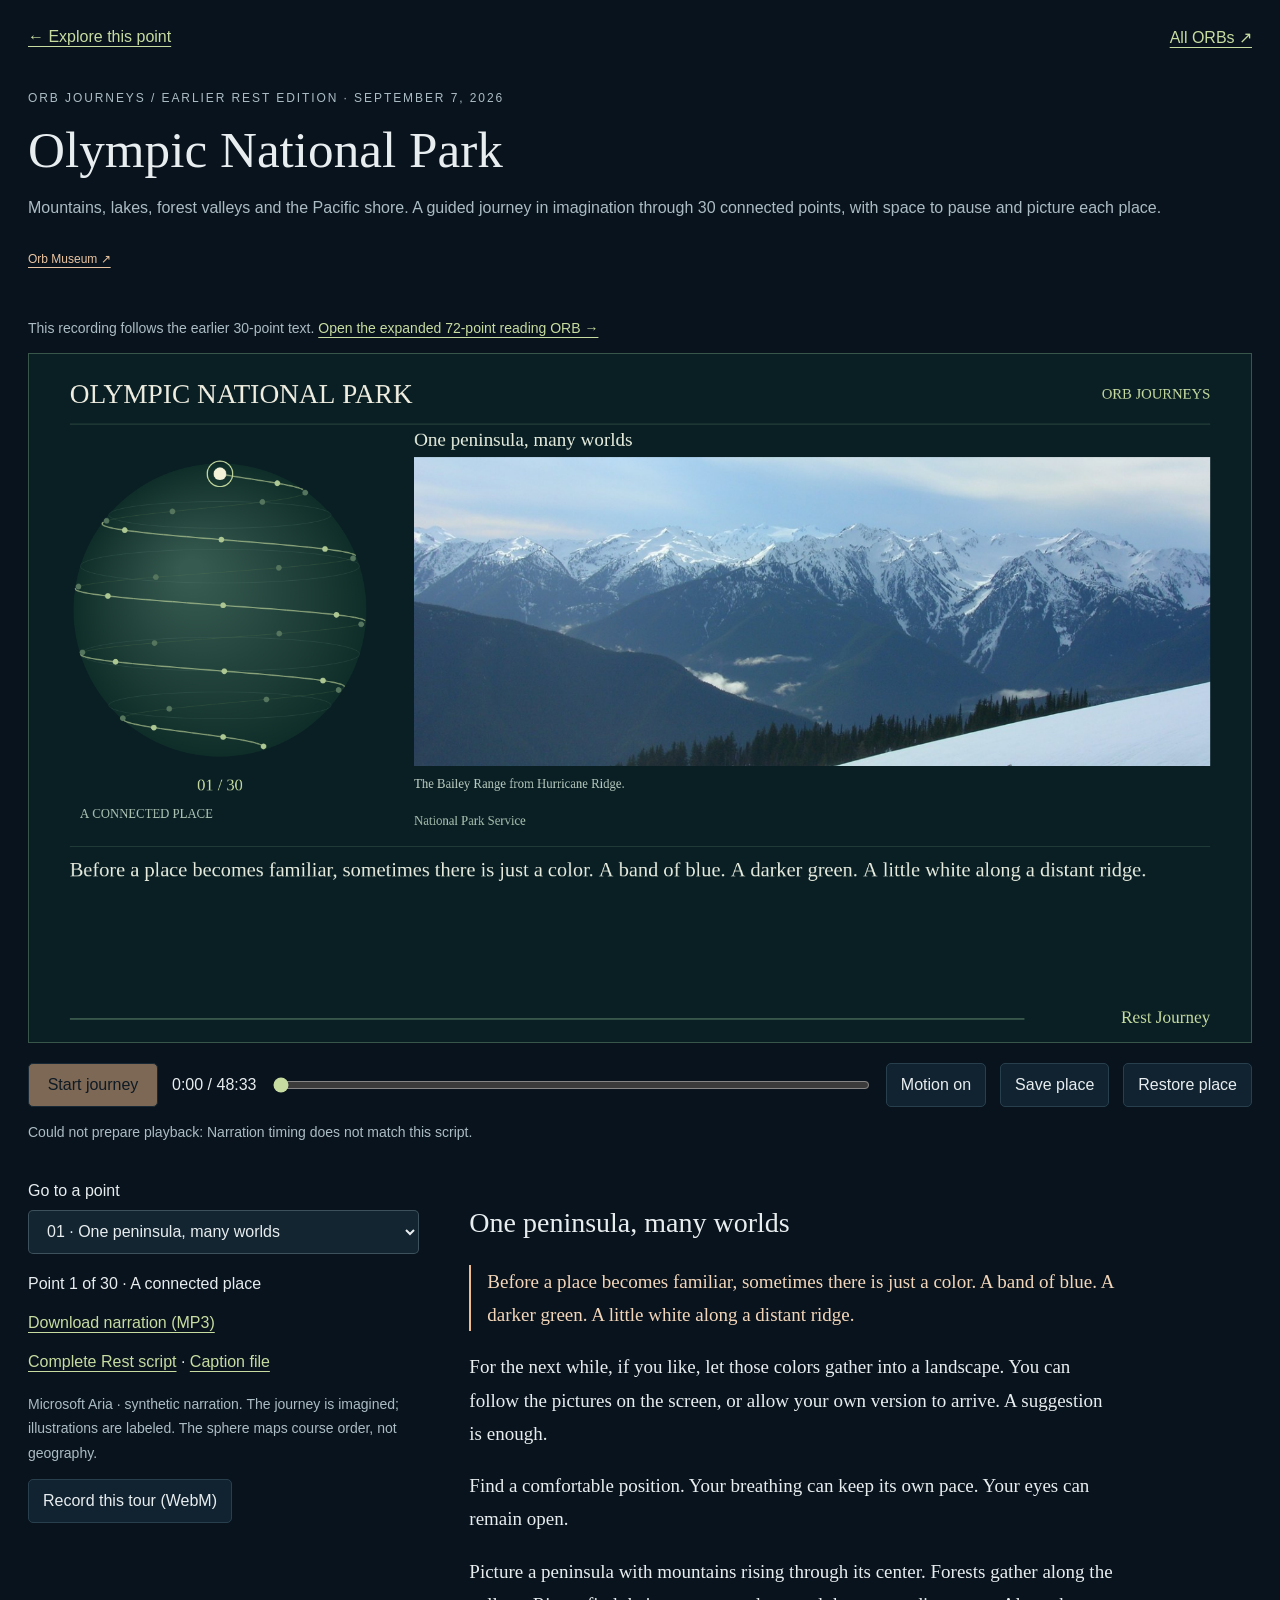
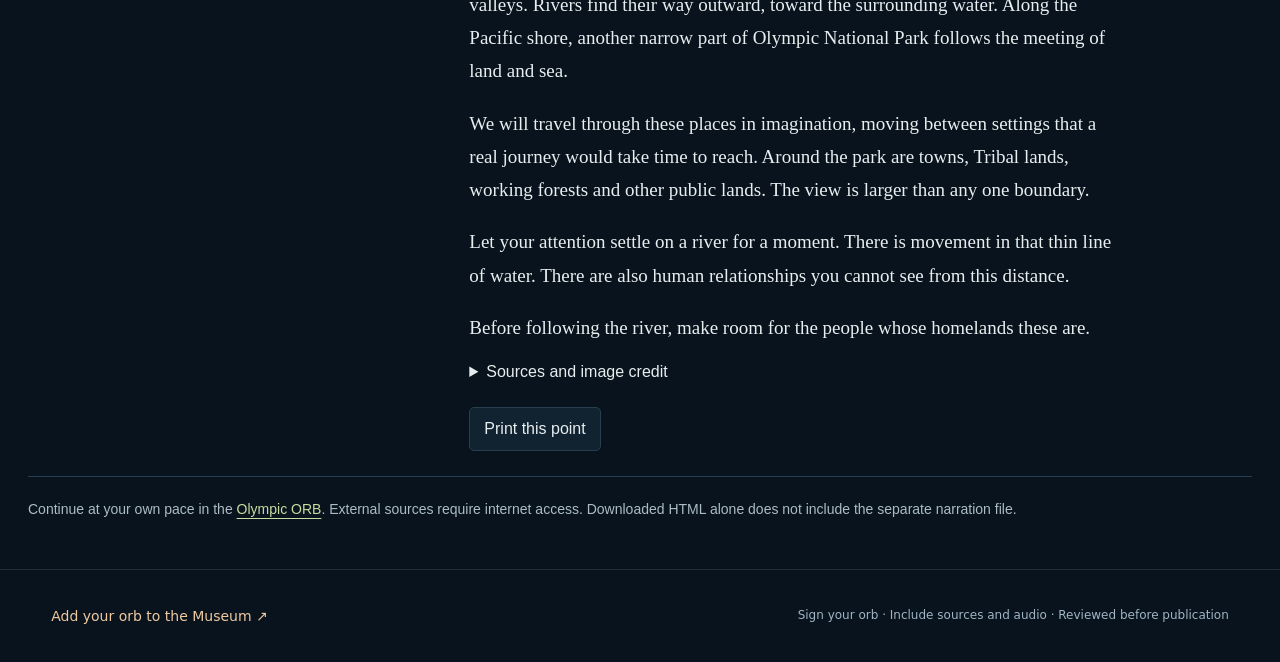
<file: rest.html>
<!doctype html><html lang="en"><head><meta charset="utf-8"><meta name="viewport" content="width=device-width,initial-scale=1"><meta name="theme-color" content="#102e29"><title>Olympic National Park · Rest Journey</title><link rel="stylesheet" href="rest.css"><!-- ORB-READER-STANDARD:STYLE:START -->
<style id="orb-reader-standard">
/* ORB reader standard 1.0.0. Presentation only; authored content keeps its identity. */
@media screen {
html:has(body[data-orb-reader]){color-scheme:dark;background:#08131d;scroll-padding-top:24px}
body[data-orb-reader]{background:#08131d;color:#e8edef;font-family:Inter,"Segoe UI",Arial,sans-serif;font-synthesis:none;--reader-ink:#e8edef;--reader-muted:#acbcc5;--reader-line:#b5c9d326;--reader-accent:#efbc8e}
body[data-orb-reader] :is(button,input,textarea,select){font-family:inherit}
body[data-orb-reader] :is(button,summary,select){min-height:44px;touch-action:manipulation}
body[data-orb-reader] :is(a,button,summary,input,textarea,select):focus-visible{outline:2px solid #efbc8e;outline-offset:4px}
body[data-orb-reader] :is(button,a,summary){transition:color .18s,background-color .18s,border-color .18s}
body[data-orb-reader] :is(input:not([type=range]):not([type=checkbox]):not([type=radio]),textarea,select){background:#122531;color:#e8edef;border-color:#b5c9d344;border-radius:5px}
body[data-orb-reader] :is(dialog,.modal){background:#10222e;color:#e8edef;border-color:#b5c9d340;border-radius:8px}
body[data-orb-reader] dialog::backdrop{background:#020812bd;backdrop-filter:blur(6px)}
body[data-orb-reader] :is(header,.site-header,.topbar){background:#08131d;color:#e8edef;border-color:#b5c9d326}
body[data-orb-reader] :is(header,.site-header,.topbar) a{color:#d4e0e6}
body[data-orb-reader] :is(header,.site-header,.topbar) a:hover{color:#efbc8e}
body[data-orb-reader] :is(.reader,.reader-panel,.content-column,article.reading){background:#0c1b26;color:#e8edef}
body[data-orb-reader] :is(.reader,.reader-panel,.content-column,article.reading) :is(p,li){overflow-wrap:break-word}
body[data-orb-reader] :is(.reader,.reader-panel,.content-column,article.reading) a{color:#e8c8a9}
body[data-orb-reader] :is(.map-panel,.map-pane,.navigator,.orb-column,.sphere-panel){background:#091722;color:#e8edef;border-color:#b5c9d326}
body[data-orb-reader] :is(.eyebrow,.kicker,.meta,.map-caption,.map-note,.note-status,.anchor){color:#aebdc6}
body[data-orb-reader] :is(footer,.utility-bar,.below,.page-footer){color:#acbcc5;border-color:#b5c9d326}
body[data-orb-reader] :is(.transport,.listen,.music-player,.film-player){background:#10222e;color:#e8edef;border-color:#b5c9d32c}
body[data-orb-reader] :is(.compass,.directions,.thread-compass) button{color:#d2dfe6;background:#112530;border-color:#b5c9d32c;border-radius:5px}
body[data-orb-reader] :is(.compass,.directions,.thread-compass) button:hover:not(:disabled){background:#1b3340;border-color:#efbc8e77;color:#fff}
body[data-orb-reader] :is(.primary,.solid,.chosen){background:#ebbe97;color:#14212b;border-color:#ebbe97}
body[data-orb-reader] button:disabled{opacity:.5}
body[data-orb-reader] .reader-disclosure{border:0;border-top:1px solid #b5c9d326;padding:0;margin:18px 0 0;color:#e8edef}
body[data-orb-reader] .reader-disclosure>summary{display:flex;align-items:center;gap:12px;cursor:pointer;font-size:13px;letter-spacing:0;font-weight:400;list-style:none;margin:0;padding:12px 0;color:#d0dee6}
body[data-orb-reader] .reader-disclosure>summary::after{content:'+';margin-left:auto;color:#efbc8e;font-size:18px}
body[data-orb-reader] .reader-disclosure[open]>summary::after{content:'−'}
body[data-orb-reader] .reader-disclosure>summary::-webkit-details-marker{display:none}
.reader-reaches{max-width:1600px;margin:0 auto;padding:35px clamp(22px,4vw,64px) 42px;border-top:1px solid #b5c9d326;color:#e8edef;font:14px/1.7 Inter,"Segoe UI",Arial,sans-serif;background:#0a1822}
.reader-reaches h2{font:400 22px/1.3 Inter,"Segoe UI",Arial,sans-serif;letter-spacing:-.3px;margin:0 0 5px}
.reader-reaches>p{color:#a9becb;font-size:13px;margin:0 0 22px}
.reader-reach-list{display:grid;grid-template-columns:repeat(2,minmax(0,1fr));gap:24px 45px;list-style:none;padding:0;margin:0}
.reader-reach-list li{display:grid;grid-template-columns:34px 1fr;column-gap:14px;align-content:start}
.reader-reach-list li::before{content:'';grid-column:1;grid-row:1/4;width:28px;height:28px;margin-top:7px;border-radius:50%;background:radial-gradient(circle at 29% 24%,#f8eddd,#acc4ca 17%,#537d91 40%,#142a3c 70%,#08131d 88%);box-shadow:0 0 20px #aac7df26}
.reader-reach-list a{grid-column:2;color:#f0d5bc;text-decoration:none;min-height:44px;display:flex;align-items:center;font-size:15px}
.reader-reach-list a:hover{text-decoration:underline;text-underline-offset:5px}
.reader-reach-list span{grid-column:2;font-size:12px;color:#a9becb;max-width:550px}
.reader-library-return{display:inline-flex;align-items:center;min-height:44px;color:#eac5a3!important;font-size:12px;margin-top:20px}
.reader-return-bar{display:flex;justify-content:flex-end;align-items:center;min-height:60px;padding:6px 4vw;background:#08131d;border-bottom:1px solid #b5c9d326}
body[data-orb-reader="semantic"] h1{font-size:clamp(28px,3.2vw,42px);font-weight:400;margin:26px 4vw}
body[data-orb-reader="semantic"] .portable-layout{grid-template-columns:minmax(0,1.1fr) minmax(0,1fr);margin:0 4vw 40px;gap:40px}
body[data-orb-reader="semantic"] #orb-canvas{height:440px}
body[data-orb-reader="semantic"] .reading p{color:#c6d4dd;font-size:16px;line-height:1.85;max-width:65ch}
body[data-orb-reader="semantic"] button{background:#112530;color:#d9e5ec;border-color:#b5c9d333}
body[data-orb-reader="semantic"] button[aria-current=true]{border-color:#efbc8e;color:#efbc8e}
/* The field guide is the reference composition. */
body[data-orb-reader="the-orb-skill"]{--paper:#08131d;--background:#08131d;--white:#112530;--ink:#e8edef;--muted:#acbcc5;--line:#b5c9d326;--accent:#efbc8e;--green:#efbc8e;--soft:#112530;--serif:Inter,"Segoe UI",Arial,sans-serif;--sans:Inter,"Segoe UI",Arial,sans-serif}
body[data-orb-reader="the-orb-skill"] .header-inner{max-width:1600px;padding:0 4vw;min-height:64px}
body[data-orb-reader="the-orb-skill"] .brand{font-size:23px;font-weight:450}
body[data-orb-reader="the-orb-skill"] .brand::before{width:25px;height:25px;background:radial-gradient(circle at 29% 24%,#f8eddd,#acc4ca 17%,#537d91 40%,#142a3c 70%,#08131d 88%)}
body[data-orb-reader="the-orb-skill"] .nav{font-size:12px;gap:24px}
body[data-orb-reader="the-orb-skill"] .attribution{font-size:10px;color:#91a7b4}
body[data-orb-reader="the-orb-skill"] .field-tools{max-width:1600px;padding:7px 4vw 0}
body[data-orb-reader="the-orb-skill"] .field-tools .topnav{font-size:11px;gap:22px}
body[data-orb-reader="the-orb-skill"] .field-tools button{color:#acbcc5}
body[data-orb-reader="the-orb-skill"] .field-banner{max-width:1600px;padding:8px 4vw 25px}
body[data-orb-reader="the-orb-skill"] .workspace-heading{min-height:0;background:none;border:0;border-radius:0;padding:0;gap:8px;overflow:visible}
body[data-orb-reader="the-orb-skill"] .workspace-heading::before,body[data-orb-reader="the-orb-skill"] .workspace-heading::after{display:none}
body[data-orb-reader="the-orb-skill"] .workspace-heading h1{font-size:30px;font-weight:400;letter-spacing:-.8px;max-width:100%}
body[data-orb-reader="the-orb-skill"] .workspace-heading p{font-size:13px;color:#9eb3c0;max-width:none}
body[data-orb-reader="the-orb-skill"] .workspace{max-width:1600px;padding:0;grid-template-columns:minmax(0,1.15fr) minmax(0,1fr);min-height:0;border-top:1px solid #b5c9d326}
body[data-orb-reader="the-orb-skill"] .map-panel{padding:25px clamp(24px,3vw,48px) 30px;background:radial-gradient(ellipse at 50% 43%,#1630427a,transparent 62%),#091722}
body[data-orb-reader="the-orb-skill"] .sticky-map{position:sticky;top:20px}
body[data-orb-reader="the-orb-skill"] .map-toolbar{font-size:12px}
body[data-orb-reader="the-orb-skill"] .view-switch{gap:22px}
body[data-orb-reader="the-orb-skill"] .orb-stage{height:clamp(330px,36vw,505px);max-width:720px}
body[data-orb-reader="the-orb-skill"] #globe>circle{fill:transparent;stroke:#a8c9dd50;stroke-width:.7}
body[data-orb-reader="the-orb-skill"] #grid path{stroke:#95bed7;opacity:.27}
body[data-orb-reader="the-orb-skill"] #connections path{stroke:#efbc8e;stroke-width:1;opacity:.6}
body[data-orb-reader="the-orb-skill"] .map-point circle{fill:url(#reader-point-surface);stroke:#accbd481;filter:drop-shadow(0 0 5px #a8cce947)}
body[data-orb-reader="the-orb-skill"] .map-point text{fill:#e8f0f5!important;font-size:8px}
body[data-orb-reader="the-orb-skill"] .map-point[aria-pressed=true] circle{fill:#bb916a;stroke:#ffdab3;filter:drop-shadow(0 0 9px #efbc8e77)}
body[data-orb-reader="the-orb-skill"] .orb-label{fill:#87a4b7;letter-spacing:2px;font-size:8px}
body[data-orb-reader="the-orb-skill"] .reader-point-preview{min-height:42px;font-size:13px;text-align:center;color:#d2e0e9;margin:0 0 8px;display:flex;align-items:center;justify-content:center;max-width:480px;margin-inline:auto}
body[data-orb-reader="the-orb-skill"] .map-caption{font-size:10px;color:#8da8b9}
body[data-orb-reader="the-orb-skill"] .rotate{color:#b7c9d5;font-size:11px;bottom:28px}
body[data-orb-reader="the-orb-skill"] .map-list{height:450px}
body[data-orb-reader="the-orb-skill"] .map-list button{padding:13px 3px;font-size:13px}
body[data-orb-reader="the-orb-skill"] .reader{padding:30px clamp(25px,3.5vw,56px) 45px;border-left:1px solid #b5c9d321}
body[data-orb-reader="the-orb-skill"] .reader-top{font-size:10px;letter-spacing:.07em}
body[data-orb-reader="the-orb-skill"] .reader h2{font-size:clamp(27px,2.6vw,39px);line-height:1.18;letter-spacing:-.8px;font-weight:400;margin:0 0 25px}
body[data-orb-reader="the-orb-skill"] .reading p,body[data-orb-reader="the-orb-skill"] .reading p:first-child{font-size:15px;line-height:1.85;color:#c6d4dd;margin-bottom:20px;max-width:65ch}
body[data-orb-reader="the-orb-skill"] .anchor{margin:7px 0 24px;color:#8ca5b5}
body[data-orb-reader="the-orb-skill"] .direction{background:#112530;padding:11px 12px;border-radius:5px}
body[data-orb-reader="the-orb-skill"] .direction strong{font-size:10px;letter-spacing:.06em}
body[data-orb-reader="the-orb-skill"] .direction span{font-size:12px;color:#b4c8d5}
body[data-orb-reader="the-orb-skill"] .history-controls{border-top:1px solid #b5c9d326;margin-top:18px;padding:5px 0 0;flex-wrap:wrap}
body[data-orb-reader="the-orb-skill"] .history-controls button{font-size:12px;color:#b5c9d5}
body[data-orb-reader="the-orb-skill"] .practice{border:0;padding-top:10px;margin:0}
body[data-orb-reader="the-orb-skill"] .exercise{font-size:18px;line-height:1.65;color:#d4e0e6}
body[data-orb-reader="the-orb-skill"] .practice textarea{background:#10222e;border-radius:5px;border-color:#b5c9d338;font-size:14px}
body[data-orb-reader="the-orb-skill"] .outline{border-color:#b5c9d344;color:#d3e0e8;border-radius:5px;font-weight:400}
body[data-orb-reader="the-orb-skill"] .loop{color:#8ca5b5;margin:28px 0 24px;font-size:9px;letter-spacing:.05em}
body[data-orb-reader="the-orb-skill"] details>summary{font-size:12px;font-weight:400;padding:12px 0;color:#d4dfe7}
body[data-orb-reader="the-orb-skill"] details p,body[data-orb-reader="the-orb-skill"] details li{font-size:13px;line-height:1.75}
body[data-orb-reader="the-orb-skill"] .trail{max-width:1600px;padding:22px 4vw;background:#08131d}
body[data-orb-reader="the-orb-skill"] .trail-items button{font-size:11px}
body[data-orb-reader="the-orb-skill"] .utility-bar{max-width:1600px;padding:24px 4vw;font-size:11px}
body[data-orb-reader="the-orb-skill"] .toast{background:#e5c3a3;color:#10212d}
body[data-orb-reader="the-orb-skill"] .print-only{display:none}
@media(max-width:760px){
.reader-reach-list{grid-template-columns:1fr;gap:22px}.reader-reaches{padding:28px 22px}
body[data-orb-reader="semantic"] .portable-layout{display:block;margin:0 22px 32px}
body[data-orb-reader="semantic"] #orb-canvas{height:300px}
body[data-orb-reader="semantic"] .reading{margin-top:30px}
body[data-orb-reader="the-orb-skill"] .header-inner{padding:10px 22px;gap:10px;min-height:60px;flex-wrap:wrap}
body[data-orb-reader="the-orb-skill"] .nav{margin-left:auto;flex-basis:auto;gap:18px;min-height:44px}
body[data-orb-reader="the-orb-skill"] .nav a{font-size:12px}
body[data-orb-reader="the-orb-skill"] .nav a:not(:first-child){display:none}
body[data-orb-reader="the-orb-skill"] .field-tools{padding:0 22px;justify-content:flex-start}
body[data-orb-reader="the-orb-skill"] .field-tools .topnav{flex-wrap:wrap;gap:0 20px;font-size:11px}
body[data-orb-reader="the-orb-skill"] .field-tools .topnav>a{display:none}
body[data-orb-reader="the-orb-skill"] .field-banner{padding:13px 22px 22px}
body[data-orb-reader="the-orb-skill"] .workspace-heading h1{font-size:28px}
body[data-orb-reader="the-orb-skill"] .workspace-heading p{max-width:none;font-size:12px}
body[data-orb-reader="the-orb-skill"] .workspace{display:block;padding:0}
body[data-orb-reader="the-orb-skill"] .map-panel{padding:15px 22px 18px;border-right:0}
body[data-orb-reader="the-orb-skill"] .sticky-map{position:static}
body[data-orb-reader="the-orb-skill"] .orb-stage{height:290px;margin:0 -8px}
body[data-orb-reader="the-orb-skill"] .reader-point-preview{font-size:12px;min-height:40px}
body[data-orb-reader="the-orb-skill"] .history-controls{margin-top:6px;gap:14px}
body[data-orb-reader="the-orb-skill"] .reader-disclosure{margin-top:8px}
body[data-orb-reader="the-orb-skill"] .reader{padding:29px 24px 34px;border-left:0;border-top:1px solid #b5c9d326}
body[data-orb-reader="the-orb-skill"] .reader h2{font-size:30px;line-height:1.2}
body[data-orb-reader="the-orb-skill"] .reading p{font-size:15px;line-height:1.85}
body[data-orb-reader="the-orb-skill"] .trail{display:block;padding:18px 24px}
body[data-orb-reader="the-orb-skill"] .utility-bar{display:block;padding:20px 24px;line-height:1.8}
body[data-orb-reader="the-orb-skill"] .utility-bar a{display:inline-flex;align-items:center;min-height:44px}
}
@media(prefers-reduced-motion:reduce){body[data-orb-reader] *,body[data-orb-reader] *::before,body[data-orb-reader] *::after{animation:none!important;transition:none!important;scroll-behavior:auto!important}}
}
.reader-museum-actions,.reader-contributor{max-width:1440px;margin:0 auto;padding:24px clamp(22px,4vw,64px);border-top:1px solid #b5c9d326;color:#b5c9d5;font:14px/1.6 system-ui,sans-serif}
.reader-museum-actions{display:flex;align-items:center;justify-content:space-between;flex-wrap:wrap;gap:8px 24px;background:#08131d}
.reader-museum-actions .reader-museum-add{display:inline-flex;align-items:center;min-height:44px;color:#efc9a0;text-decoration:none;font-weight:500}
.reader-museum-actions .reader-museum-add:hover{text-decoration:underline}
.reader-museum-actions .reader-museum-add:focus-visible{outline:2px solid #efc9a0;outline-offset:5px;border-radius:3px}
.reader-museum-actions span{font-size:12px;color:#a0b5c3}
.reader-contributor strong{font-weight:500;color:#e6d7c5;overflow-wrap:anywhere}
@media print{.reader-reaches,.reader-point-preview,.reader-library-return,.reader-return-bar,.reader-disclosure,.reader-museum-actions{display:none!important}}

/* ORB reader family adapters, 2026-09-15.
 * Kept separate from the shared shell: historical readers use opposite meanings
 * for --ink and --paper. Nothing here changes authored content, media, routes,
 * audio timing, visibility of features, or print output.
 */
@media screen {
  /* Quinault: keep its continuous player and serif spoken readings. */
  body[data-orb-reader="Quinault-orb"][data-orb-page="index"] {
    --bg:#08131d; --panel:#0d1c27; --paper:#e8edef;
    --muted:#acbcc5; --accent:#efbc8e; --line:#28404e;
  }
  body[data-orb-reader="Quinault-orb"][data-orb-page="index"] main {max-width:1680px;padding-top:28px}
  body[data-orb-reader="Quinault-orb"][data-orb-page="index"] .intro {gap:32px;margin-bottom:26px}
  body[data-orb-reader="Quinault-orb"][data-orb-page="index"] h1 {font-size:clamp(44px,4.6vw,68px);letter-spacing:-.04em;margin-block:6px 12px}
  body[data-orb-reader="Quinault-orb"][data-orb-page="index"] .dek {font-size:15px;color:#acbcc5;max-width:42ch}
  body[data-orb-reader="Quinault-orb"][data-orb-page="index"] .durations button {font-size:20px;min-height:48px}
  body[data-orb-reader="Quinault-orb"][data-orb-page="index"] .durations .chosen {background:#23323a;color:#f2d4b9}
  body[data-orb-reader="Quinault-orb"][data-orb-page="index"] .dek br {display:block}
  body[data-orb-reader="Quinault-orb"][data-orb-page="index"] .orb-stage {height:clamp(370px,35vw,560px);background:radial-gradient(ellipse at 50% 48%,#315b7138,transparent 65%)}
  body[data-orb-reader="Quinault-orb"][data-orb-page="index"] .point-list button {font-size:12px;border-bottom-color:#203541}
  body[data-orb-reader="Quinault-orb"][data-orb-page="index"] :is(.point-list .num,.orb-whisper,.map-note,figcaption) {color:#acbcc5}
  body[data-orb-reader="Quinault-orb"][data-orb-page="index"] .content-column {padding:24px 28px;max-width:700px}
  body[data-orb-reader="Quinault-orb"][data-orb-page="index"] :is(#scene,#diagram) {height:auto;aspect-ratio:16/9;background:#0d1c27}
  body[data-orb-reader="Quinault-orb"][data-orb-page="index"] #reading {font-size:19px;line-height:1.85;color:#dde6ea;max-width:64ch}
  body[data-orb-reader="Quinault-orb"][data-orb-page="index"] .transport {background:#0b1924f5;border-color:#28404e;padding-bottom:max(12px,env(safe-area-inset-bottom))}
  body[data-orb-reader="Quinault-orb"][data-orb-page="index"] .play {background:#efbc8e;color:#15212b;border-color:#efbc8e}
  body[data-orb-reader="Quinault-orb"][data-orb-page="index"] .play:hover {background:#f5cfaa;color:#15212b}

  /* Olympic: the compiled atlas, source shell, and two authored audio editions. */
  body[data-orb-reader="olympic-national-park"] {--muted:#acbcc5;--line:#28404e;--accent:#efbc8e;--dark:#0d1c27}
  body[data-orb-reader="olympic-national-park"]:is([data-orb-page="index"],[data-orb-page="shell"],[data-orb-page="courses"]) {--ink:#e8edef;--paper:#08131d}
  body[data-orb-reader="olympic-national-park"] :is(.topbar,.map-shell,.sphere-panel) {background:#0d1c27;color:#e8edef}
  body[data-orb-reader="olympic-national-park"] :is(.topbar,header,.site-footer,footer) {border-color:#28404e}
  body[data-orb-reader="olympic-national-park"] .hero {min-height:230px}
  body[data-orb-reader="olympic-national-park"] .hero-inner {padding-block:28px}
  body[data-orb-reader="olympic-national-park"] .hero h1 {font-size:clamp(38px,4.2vw,62px);max-width:800px;margin-block:8px 12px;line-height:1.05}
  body[data-orb-reader="olympic-national-park"] .hero p {font-size:14px;max-width:62ch}
  body[data-orb-reader="olympic-national-park"] .hero-aside a {background:#efbc8e;color:#15212b}
  body[data-orb-reader="olympic-national-park"] .intro-strip {padding-block:14px;color:#acbcc5}
  body[data-orb-reader="olympic-national-park"] .intro-strip strong {color:#e8edef}
  body[data-orb-reader="olympic-national-park"] .workspace {max-width:1680px;padding-top:28px;gap:clamp(28px,4vw,64px)}
  body[data-orb-reader="olympic-national-park"] .map-shell {padding:20px 22px;background:radial-gradient(ellipse at 50% 40%,#1a394c55,transparent 70%),#0b1924}
  body[data-orb-reader="olympic-national-park"] .orb-wrap {margin-inline:-10px;max-height:none}
  body[data-orb-reader="olympic-national-park"] .reader {max-width:700px;padding-top:8px}
  body[data-orb-reader="olympic-national-park"] .reader h2 {font-size:clamp(30px,3vw,43px);line-height:1.15}
  body[data-orb-reader="olympic-national-park"] :is(.reading,.research-method p) {color:#dde6ea;font-size:19px;line-height:1.85;max-width:64ch}
  body[data-orb-reader="olympic-national-park"] :is(.floor-question,.journey-box) {background:#0d1c27;border-color:#efbc8e}
  body[data-orb-reader="olympic-national-park"] .journey-controls .primary {background:#efbc8e;color:#15212b;border-color:#efbc8e}
  body[data-orb-reader="olympic-national-park"] :is(.photo-frame,.photo-frame.contain img,.image-stage) {background:#0a1721}
  body[data-orb-reader="olympic-national-park"] .media-picker button[aria-pressed=true] {background:#efbc8e;color:#15212b}
  body[data-orb-reader="olympic-national-park"] :is(.direction-grid button:hover:not(:disabled),.contents-list button:hover,.contents-list button[aria-current=true]) {background:#1b303e}
  body[data-orb-reader="olympic-national-park"] :is(.map-current small,.map-note,.map-actions span,.parent-context,.sphere-caption span,.sphere-caption p,.keyboard-guide) {color:#acbcc5}
  body[data-orb-reader="olympic-national-park"] :is(dialog,.search-row input,.search-row select,textarea) {background:#0d1c27;color:#e8edef;border-color:#28404e}
  body[data-orb-reader="olympic-national-park"] dialog .action {background:#efbc8e;color:#15212b}
  body[data-orb-reader="olympic-national-park"].map-expanded .workspace {max-width:1200px}
  body[data-orb-reader="olympic-national-park"][data-orb-page="courses"] main {max-width:1680px;padding-top:28px}
  body[data-orb-reader="olympic-national-park"][data-orb-page="courses"] .opening {gap:32px;margin-bottom:26px}
  body[data-orb-reader="olympic-national-park"][data-orb-page="courses"] .opening h1 {font-size:clamp(32px,3.5vw,48px)}
  body[data-orb-reader="olympic-national-park"][data-orb-page="courses"] .sphere-panel {background:radial-gradient(ellipse at 50% 38%,#24445955,transparent 65%),#0b1924}
  body[data-orb-reader="olympic-national-park"][data-orb-page="courses"] .sphere-panel canvas {aspect-ratio:1;max-height:600px}
  body[data-orb-reader="olympic-national-park"][data-orb-page="courses"] :is(.mode-control select,.sphere-panel select,.sphere-panel option) {background:#112331;color:#e8edef;border-color:#28404e}
  body[data-orb-reader="olympic-national-park"][data-orb-page="courses"] #course-reading {font-size:19px;line-height:1.85;max-width:64ch}
  body[data-orb-reader="olympic-national-park"][data-orb-page="courses"] #course-reading p:not(.speaking) {color:#c6d2d9}
  body[data-orb-reader="olympic-national-park"][data-orb-page="courses"] #course-reading p.speaking {color:#f3d6b9;border-color:#efbc8e}
  body[data-orb-reader="olympic-national-park"][data-orb-page="courses"] .transport {background:#0b1924f5;border-color:#28404e;padding-bottom:max(10px,env(safe-area-inset-bottom))}
  body[data-orb-reader="olympic-national-park"][data-orb-page="courses"] .transport-actions button {background:#142635;color:#e8edef}
  body[data-orb-reader="olympic-national-park"][data-orb-page="courses"] .transport-actions .primary {background:#efbc8e;color:#15212b;border-color:#efbc8e}
  body[data-orb-reader="olympic-national-park"][data-orb-page="courses"] input {accent-color:#efbc8e}
  body[data-orb-reader="olympic-national-park"][data-orb-page="rest"] :is(header p,.quiet,#status,footer) {color:#acbcc5}
  body[data-orb-reader="olympic-national-park"][data-orb-page="rest"] :is(button,select) {background:#112331;color:#e8edef;border-color:#28404e}
  body[data-orb-reader="olympic-national-park"][data-orb-page="rest"] #play {background:#efbc8e;color:#15212b}
  body[data-orb-reader="olympic-national-park"][data-orb-page="rest"] #reading {max-width:68ch}
  body[data-orb-reader="olympic-national-park"][data-orb-page="rest"] #reading .speaking {color:#f3d6b9;border-color:#efbc8e}
  body[data-orb-reader="olympic-national-park"][data-orb-page="olympic-guided-dream"] .manuscript {font-family:Georgia,'Times New Roman',serif;color:#dde6ea}
  body[data-orb-reader="olympic-national-park"][data-orb-page="olympic-guided-dream"] :is(.deck,.credit,.note,h2,h2 span,.evidence) {color:#acbcc5}
  body[data-orb-reader="olympic-national-park"][data-orb-page="olympic-guided-dream"] .tools button {background:#142635;color:#e8edef;border-color:#28404e}

  /* The linked original Quinault edition keeps its historical navigation. */
  body[data-orb-reader="Quinault-orb"][data-orb-page="original"] {display:block;--cream:#e8edef;--amber:#efbc8e}
  body[data-orb-reader="Quinault-orb"][data-orb-page="original"] .wrap {margin-inline:auto}
  body[data-orb-reader="Quinault-orb"][data-orb-page="original"] .panel {background:#0d1c27;border-color:#28404e;border-radius:5px;padding:24px}
  body[data-orb-reader="Quinault-orb"][data-orb-page="original"] .read {color:#dde6ea;font-size:17px;line-height:1.85}
  body[data-orb-reader="Quinault-orb"][data-orb-page="original"] :is(.snap,.route,.lbl,.note,.foot) {color:#acbcc5}

  /* Salmon: the seasonal table is part of the guide and keeps its scroll area. */
  body[data-orb-reader="south-sound-salmon-watching-guide"][data-orb-page="index"] {--bg:#08131d;--panel:#0d1c27;--ink:#e8edef;--dim:#acbcc5;--gold:#efbc8e;--line:#28404e}
  body[data-orb-reader="south-sound-salmon-watching-guide"][data-orb-page="index"] .intro {padding-block:26px 18px}
  body[data-orb-reader="south-sound-salmon-watching-guide"][data-orb-page="index"] h1 {font-size:clamp(34px,3.8vw,56px)}
  body[data-orb-reader="south-sound-salmon-watching-guide"][data-orb-page="index"] .dek {position:static;font-size:16px;margin:10px 0 0}
  body[data-orb-reader="south-sound-salmon-watching-guide"][data-orb-page="index"] .workspace {max-width:1680px;margin:auto;gap:clamp(28px,4vw,64px)}
  body[data-orb-reader="south-sound-salmon-watching-guide"][data-orb-page="index"] .orb {max-width:650px;background:radial-gradient(ellipse,#24445930,transparent 66%)}
  body[data-orb-reader="south-sound-salmon-watching-guide"][data-orb-page="index"] .point-label {font-size:12px;text-shadow:0 1px 7px #08131d,0 0 4px #08131d}
  body[data-orb-reader="south-sound-salmon-watching-guide"][data-orb-page="index"] .point-label.active {background:#132635e8;color:#efbc8e}
  body[data-orb-reader="south-sound-salmon-watching-guide"][data-orb-page="index"] #reading {min-width:0;max-width:700px;padding-top:8px}
  body[data-orb-reader="south-sound-salmon-watching-guide"][data-orb-page="index"] #prose {max-width:64ch}
  body[data-orb-reader="south-sound-salmon-watching-guide"][data-orb-page="index"] #prose p {font-size:17px;line-height:1.85;color:#dde6ea}
  body[data-orb-reader="south-sound-salmon-watching-guide"][data-orb-page="index"] #prose p.spoken {color:#f3d6b9}
  body[data-orb-reader="south-sound-salmon-watching-guide"][data-orb-page="index"] #point-image[data-type="photo"] {background:#0a1721}
  body[data-orb-reader="south-sound-salmon-watching-guide"][data-orb-page="index"] .planner {background:#0d1c27;color:#e8edef;border-block:1px solid #28404e;padding-block:40px}
  body[data-orb-reader="south-sound-salmon-watching-guide"][data-orb-page="index"] :is(.planner .muted,th,td small) {color:#acbcc5}
  body[data-orb-reader="south-sound-salmon-watching-guide"][data-orb-page="index"] :is(.planner .eyebrow,td button) {color:#efbc8e}
  body[data-orb-reader="south-sound-salmon-watching-guide"][data-orb-page="index"] :is(th,td,.filters button) {border-color:#28404e}
  body[data-orb-reader="south-sound-salmon-watching-guide"][data-orb-page="index"] .filters button[aria-pressed=true] {background:#efbc8e;color:#15212b}
  body[data-orb-reader="south-sound-salmon-watching-guide"][data-orb-page="index"] .filters button:hover {color:#f3d6b9}
  body[data-orb-reader="south-sound-salmon-watching-guide"][data-orb-page="index"] .transport {background:#0b1924f5;padding-bottom:max(12px,env(safe-area-inset-bottom))}

  /* Día: retain the gold/pink meanings and both independent language controls. */
  body[data-orb-reader="dia-de-muertos"][data-orb-page="index"] {--night:#08131d;--deep:#0d1c27;--ink:#e8edef;--muted:#acbcc5;--line:#28404e;--gold:#efbc8e;--pink:#e2a6bc}
  body[data-orb-reader="dia-de-muertos"][data-orb-page="index"] .site-header {background:#0b1924;border-color:#28404e}
  body[data-orb-reader="dia-de-muertos"][data-orb-page="index"] .explore {max-width:1680px}
  body[data-orb-reader="dia-de-muertos"][data-orb-page="index"] .map-panel {background:radial-gradient(ellipse at 50% 30%,#24445950,transparent 70%);padding:26px clamp(22px,3vw,48px);scrollbar-color:#3b5363 transparent}
  body[data-orb-reader="dia-de-muertos"][data-orb-page="index"][data-mode="feel"] .map-panel {background:radial-gradient(ellipse at 50% 30%,#49334c50,transparent 70%)}
  body[data-orb-reader="dia-de-muertos"][data-orb-page="index"] .map-heading h1 {font-size:32px}
  body[data-orb-reader="dia-de-muertos"][data-orb-page="index"] .orb-wrap {height:clamp(380px,35vw,560px)}
  body[data-orb-reader="dia-de-muertos"][data-orb-page="index"] :is(.quiet,.compass-heading small,.directions span,.thread-note,.branches summary,.map-foot a,.map-foot button) {color:#acbcc5}
  body[data-orb-reader="dia-de-muertos"][data-orb-page="index"] .directions {gap:0 16px}
  body[data-orb-reader="dia-de-muertos"][data-orb-page="index"] .directions button {border:0;border-bottom:1px solid #28404e;border-radius:0;padding:12px 0;background:transparent}
  body[data-orb-reader="dia-de-muertos"][data-orb-page="index"] .reading {background:#0d1c27;color:#e8edef;padding:30px clamp(24px,3.5vw,52px) 44px;border-left:1px solid #213746}
  body[data-orb-reader="dia-de-muertos"][data-orb-page="index"] .reading h2 {font-size:clamp(30px,3vw,42px)}
  body[data-orb-reader="dia-de-muertos"][data-orb-page="index"] #point-body {max-width:64ch;color:#dde6ea}
  body[data-orb-reader="dia-de-muertos"][data-orb-page="index"] #point-body p {font-size:17px;line-height:1.85}
  body[data-orb-reader="dia-de-muertos"][data-orb-page="index"] .script-heading {color:#e2a6bc}
  body[data-orb-reader="dia-de-muertos"][data-orb-page="index"] :is(.floor-note,.listen) {background:#112331;border-color:#28404e;border-radius:4px}
  body[data-orb-reader="dia-de-muertos"][data-orb-page="index"] .mode-controls [aria-pressed=true] {background:#263747;border-color:#b9998d;color:#f1d6bd}
  body[data-orb-reader="dia-de-muertos"][data-orb-page="index"] :is(select,textarea,dialog) {background:#0d1c27;color:#e8edef;border-color:#28404e}
  body[data-orb-reader="dia-de-muertos"][data-orb-page="index"] :is(.point-media,.point-media img) {background:#0a1721}
  body[data-orb-reader="dia-de-muertos"][data-orb-page="index"] .chapter-nav .active {background:#efbc8e14;border-color:#efbc8e66}

  /* Crystal Ball retains three semantic orb colors and the temporal horizon. */
  body[data-orb-reader="crystal-ball-orb"][data-orb-page="index"] {--bg:#08131d;--ink:#e8edef;--muted:#acbcc5;--line:#28404e;--prediction:#efbc8e;--theme:#c6b8e7;--detail:#9bd7dc}
  body[data-orb-reader="crystal-ball-orb"][data-orb-page="index"] .intro {padding-top:24px}
  body[data-orb-reader="crystal-ball-orb"][data-orb-page="index"] .intro h1 {font-size:clamp(32px,3.7vw,52px)}
  body[data-orb-reader="crystal-ball-orb"][data-orb-page="index"] .workspace {max-width:1680px;margin:auto;gap:clamp(28px,4vw,64px);padding-top:8px}
  body[data-orb-reader="crystal-ball-orb"][data-orb-page="index"] .reader {padding:26px 28px;margin-top:22px;background:#0d1c27;border:1px solid #213746;max-width:700px}
  body[data-orb-reader="crystal-ball-orb"][data-orb-page="index"] #point-body {font-size:17px;line-height:1.85;color:#dde6ea;max-width:64ch}
  body[data-orb-reader="crystal-ball-orb"][data-orb-page="index"] .node {background:#08131d72;text-shadow:0 1px 7px #08131d,0 0 5px #08131d;border-radius:12px}
  body[data-orb-reader="crystal-ball-orb"][data-orb-page="index"] .node.active {background:#273745;color:#ffe4c9;box-shadow:0 0 20px #efbc8e1a}
  body[data-orb-reader="crystal-ball-orb"][data-orb-page="index"] .node:hover {background:#142635}
  body[data-orb-reader="crystal-ball-orb"][data-orb-page="index"] .node.compact-node {background:transparent}
  body[data-orb-reader="crystal-ball-orb"][data-orb-page="index"] .glass {border-color:#98afc858;background:radial-gradient(ellipse at 30% 14%,#ffffff18,transparent 20%),radial-gradient(ellipse at 72% 74%,#4e8aa91c,transparent 45%);box-shadow:inset 3px 3px 25px #b1c8d61a,inset -8px -10px 38px #3d719328,0 0 50px #718ca710}

  /* Core Belief's --ink is a background elsewhere, so use explicit reader colors. */
  body[data-orb-reader="core-belief"][data-orb-page="index"] {--accent:#efbc8e;--muted:#acbcc5;--line:#28404e}
  body[data-orb-reader="core-belief"][data-orb-page="index"] .intro {padding-block:25px 22px}
  body[data-orb-reader="core-belief"][data-orb-page="index"] .intro h1 {font-size:clamp(36px,4vw,58px)}
  body[data-orb-reader="core-belief"][data-orb-page="index"] .intro p {color:#acbcc5;max-width:44ch}
  body[data-orb-reader="core-belief"][data-orb-page="index"] .context {min-height:68px;padding-block:13px}
  body[data-orb-reader="core-belief"][data-orb-page="index"] .workspace {max-width:1680px}
  body[data-orb-reader="core-belief"][data-orb-page="index"] .map-pane {padding-right:clamp(25px,4vw,60px)}
  body[data-orb-reader="core-belief"][data-orb-page="index"] .reader {background:#0d1c27;color:#e8edef;border-left:1px solid #213746;min-height:0;padding:32px clamp(24px,3.5vw,52px) 42px}
  body[data-orb-reader="core-belief"][data-orb-page="index"] .reader h2 {font-size:clamp(30px,3vw,43px);line-height:1.18}
  body[data-orb-reader="core-belief"][data-orb-page="index"] .reader p {font-size:16px;line-height:1.85;max-width:64ch;color:#dde6ea}
  body[data-orb-reader="core-belief"][data-orb-page="index"] :is(.reader .eyebrow,.reader h3,.reader button,.rule small) {color:#efbc8e}
  body[data-orb-reader="core-belief"][data-orb-page="index"] .reader button:hover {color:#f6d8bd}
  body[data-orb-reader="core-belief"][data-orb-page="index"] :is(.reading-number,.reader .example-note,.source-list p,.reader .availability) {color:#acbcc5}
  body[data-orb-reader="core-belief"][data-orb-page="index"] :is(.rule,.question,.point-links button,.reader details) {border-color:#28404e}
  body[data-orb-reader="core-belief"][data-orb-page="index"] .alternative {border-color:#efbc8e}
  body[data-orb-reader="core-belief"][data-orb-page="index"] .alternative p {font-family:Georgia,serif;font-size:22px;line-height:1.6;color:#f1d6bd}
  body[data-orb-reader="core-belief"][data-orb-page="index"] :is(dialog,textarea,input,select) {background:#0d1c27;color:#e8edef;border-color:#28404e}

  /* Autumn: the poems retain line breaks and serif type; film/music stay separate. */
  body[data-orb-reader="autumn-in-two-orbits"][data-orb-page="index"] {--paper:#08131d;--ink:#e8edef;--muted:#acbcc5;--copper:#efbc8e;--line:#28404e;--night:#0d1c27;--gold:#efbc8e}
  body[data-orb-reader="autumn-in-two-orbits"][data-orb-page="index"] :is(header,.layers,.page-footer) {background:#0b1924}
  body[data-orb-reader="autumn-in-two-orbits"][data-orb-page="index"] main {max-width:1680px;margin:auto}
  body[data-orb-reader="autumn-in-two-orbits"][data-orb-page="index"] .map-panel {background:radial-gradient(ellipse at 50% 38%,#2c4c6333,transparent 65%),#08131d;color:#e8edef;padding:28px clamp(24px,3vw,48px);min-height:0}
  body[data-orb-reader="autumn-in-two-orbits"][data-orb-page="index"] h1 {font-size:clamp(38px,4vw,58px);letter-spacing:-.035em;line-height:1.05}
  body[data-orb-reader="autumn-in-two-orbits"][data-orb-page="index"] :is(h1 em,.eyebrow,.compass button) {color:#efbc8e}
  body[data-orb-reader="autumn-in-two-orbits"][data-orb-page="index"] :is(.dek,.legend,.compass span,.edge-note,.map-tools button,.map-footer button,.index button,.music-heading>span,.music-piece span,.music-options,.music-player>p:last-of-type) {color:#acbcc5}
  body[data-orb-reader="autumn-in-two-orbits"][data-orb-page="index"] :is(.map-tools,.index,.map-footer,.music-player) {border-color:#28404e}
  body[data-orb-reader="autumn-in-two-orbits"][data-orb-page="index"] #orb {height:clamp(400px,36vw,580px)}
  body[data-orb-reader="autumn-in-two-orbits"][data-orb-page="index"] .point {color:#dce6eb}
  body[data-orb-reader="autumn-in-two-orbits"][data-orb-page="index"] .point .dot {background:#efbc8e;border-color:#0d1c27;box-shadow:0 0 0 1px #efbc8e88}
  body[data-orb-reader="autumn-in-two-orbits"][data-orb-page="index"] .point.selected {color:#ffdfbf}
  body[data-orb-reader="autumn-in-two-orbits"][data-orb-page="index"] .point.selected .dot {background:#ffe4c9;box-shadow:0 0 0 5px #efbc8e26,0 0 18px #efbc8e88}
  body[data-orb-reader="autumn-in-two-orbits"][data-orb-page="index"] .point span.label {background:#08131dcc;padding:3px 6px;border-radius:12px}
  body[data-orb-reader="autumn-in-two-orbits"][data-orb-page="index"] .point.selected img {outline-color:#efbc8e}
  body[data-orb-reader="autumn-in-two-orbits"][data-orb-page="index"] .point img {border-color:#a58b76}
  body[data-orb-reader="autumn-in-two-orbits"][data-orb-page="index"] .music-player {margin-top:18px;max-width:100%;padding-block:12px}
  body[data-orb-reader="autumn-in-two-orbits"][data-orb-page="index"] .music-heading button {background:#efbc8e;color:#15212b}
  body[data-orb-reader="autumn-in-two-orbits"][data-orb-page="index"] .music-options input {accent-color:#efbc8e}
  body[data-orb-reader="autumn-in-two-orbits"][data-orb-page="index"] .reader-panel {background:#0d1c27;border-left:1px solid #213746}
  body[data-orb-reader="autumn-in-two-orbits"][data-orb-page="index"] .film-player {background:#112331;padding:24px clamp(24px,3vw,44px);color:#e8edef}
  body[data-orb-reader="autumn-in-two-orbits"][data-orb-page="index"] .film-player h2 {font-size:29px}
  body[data-orb-reader="autumn-in-two-orbits"][data-orb-page="index"] :is(.film-actions select,.film-actions button) {background:#142b3b;color:#e8edef;border-color:#38505f}
  body[data-orb-reader="autumn-in-two-orbits"][data-orb-page="index"] .film-actions #film-start {background:#efbc8e;color:#15212b;border-color:#efbc8e}
  body[data-orb-reader="autumn-in-two-orbits"][data-orb-page="index"] .reader-media,
  body[data-orb-reader="autumn-in-two-orbits"][data-orb-page="index"].focus-image .reader-media img {background:#0a1721}
  body[data-orb-reader="autumn-in-two-orbits"][data-orb-page="index"] article {padding:30px clamp(24px,3.5vw,50px) 16px}
  body[data-orb-reader="autumn-in-two-orbits"][data-orb-page="index"] .poem {font-family:Georgia,'Times New Roman',serif;font-size:clamp(16px,1.35vw,20px);line-height:1.85;white-space:pre-wrap;max-width:66ch;color:#e8edef}
  body[data-orb-reader="autumn-in-two-orbits"][data-orb-page="index"] .prose {font-family:Georgia,'Times New Roman',serif;font-size:19px;line-height:1.85;max-width:64ch;color:#dde6ea}
  body[data-orb-reader="autumn-in-two-orbits"][data-orb-page="index"] :is(dialog,dialog .close,textarea) {background:#0d1c27;color:#e8edef;border-color:#28404e}

  /* Companion films, credits, and transcripts keep their native geometry. */
  body[data-orb-reader]:not([data-orb-reader="the-orb-skill"]):not([data-orb-page="index"]):not([data-orb-page="shell"]):not([data-orb-page="courses"]):not([data-orb-page="rest"]) {background:#08131d;color:#e8edef}
  body[data-orb-reader]:not([data-orb-reader="the-orb-skill"]):not([data-orb-page="index"]):not([data-orb-page="shell"]):not([data-orb-page="courses"]):not([data-orb-page="rest"]) :is(article,section,header,footer) {border-color:#28404e}
}

@media screen and (min-width:1001px) {
  body[data-orb-reader="Quinault-orb"][data-orb-page="index"] .experience,
  body[data-orb-reader="olympic-national-park"]:is([data-orb-page="index"],[data-orb-page="shell"]) .workspace,
  body[data-orb-reader="olympic-national-park"][data-orb-page="courses"] .experience,
  body[data-orb-reader="south-sound-salmon-watching-guide"][data-orb-page="index"] .workspace,
  body[data-orb-reader="crystal-ball-orb"][data-orb-page="index"] .workspace {grid-template-columns:minmax(0,1.16fr) minmax(0,1fr)}
  body[data-orb-reader="dia-de-muertos"][data-orb-page="index"] .explore,
  body[data-orb-reader="core-belief"][data-orb-page="index"] .workspace,
  body[data-orb-reader="autumn-in-two-orbits"][data-orb-page="index"] main {grid-template-columns:minmax(0,55fr) minmax(0,45fr)}
}

@media screen and (max-width:900px) {
  body[data-orb-reader="Quinault-orb"][data-orb-page="index"] .experience,
  body[data-orb-reader="olympic-national-park"]:is([data-orb-page="index"],[data-orb-page="shell"]) .workspace,
  body[data-orb-reader="olympic-national-park"][data-orb-page="courses"] .experience,
  body[data-orb-reader="south-sound-salmon-watching-guide"][data-orb-page="index"] .workspace,
  body[data-orb-reader="dia-de-muertos"][data-orb-page="index"] .explore,
  body[data-orb-reader="crystal-ball-orb"][data-orb-page="index"] .workspace,
  body[data-orb-reader="core-belief"][data-orb-page="index"] .workspace,
  body[data-orb-reader="autumn-in-two-orbits"][data-orb-page="index"] main {display:block}
  body[data-orb-reader="Quinault-orb"][data-orb-page="index"] .orb-column,
  body[data-orb-reader="olympic-national-park"] .map-panel,
  body[data-orb-reader="olympic-national-park"][data-orb-page="courses"] .sphere-panel,
  body[data-orb-reader="south-sound-salmon-watching-guide"][data-orb-page="index"] .navigator,
  body[data-orb-reader="dia-de-muertos"][data-orb-page="index"] .map-panel,
  body[data-orb-reader="core-belief"][data-orb-page="index"] .map-pane,
  body[data-orb-reader="autumn-in-two-orbits"][data-orb-page="index"] .map-panel {position:relative;top:auto;height:auto;max-height:none;min-height:0;overflow:visible}
  body[data-orb-reader="Quinault-orb"][data-orb-page="index"] .content-column,
  body[data-orb-reader="olympic-national-park"] .reader,
  body[data-orb-reader="south-sound-salmon-watching-guide"][data-orb-page="index"] #reading,
  body[data-orb-reader="crystal-ball-orb"][data-orb-page="index"] .reader {max-width:none;margin-top:28px}
  body[data-orb-reader="Quinault-orb"][data-orb-page="index"] .orb-stage,
  body[data-orb-reader="dia-de-muertos"][data-orb-page="index"] .orb-wrap {height:clamp(320px,80vw,540px);max-width:640px;margin-inline:auto}
  body[data-orb-reader="olympic-national-park"]:not(.map-expanded) .orb-wrap {max-width:600px;margin:0 auto}
  body[data-orb-reader="olympic-national-park"][data-orb-page="courses"] .sphere-panel {width:100%;margin-bottom:30px}
  body[data-orb-reader="olympic-national-park"][data-orb-page="courses"] .sphere-panel canvas {max-height:480px;aspect-ratio:1}
  body[data-orb-reader="south-sound-salmon-watching-guide"][data-orb-page="index"] .orb {max-width:580px}
  body[data-orb-reader="dia-de-muertos"][data-orb-page="index"] .reading,
  body[data-orb-reader="core-belief"][data-orb-page="index"] .reader,
  body[data-orb-reader="autumn-in-two-orbits"][data-orb-page="index"] .reader-panel {border-left:0;border-top:1px solid #28404e}
  body[data-orb-reader="core-belief"][data-orb-page="index"] .map-pane {padding-right:0}
  body[data-orb-reader="autumn-in-two-orbits"][data-orb-page="index"] #orb {height:clamp(390px,85vw,560px);max-width:640px;margin-inline:auto}
  body[data-orb-reader="autumn-in-two-orbits"][data-orb-page="index"] .music-player {max-width:640px}
}

@media screen and (max-width:540px) {
  body[data-orb-reader="Quinault-orb"][data-orb-page="index"] main {padding-bottom:210px}
  body[data-orb-reader="Quinault-orb"][data-orb-page="index"] .intro {display:block}
  body[data-orb-reader="Quinault-orb"][data-orb-page="index"] h1 {font-size:48px}
  body[data-orb-reader="Quinault-orb"][data-orb-page="index"] .point-list {grid-template-columns:1fr 1fr}
  body[data-orb-reader="Quinault-orb"][data-orb-page="index"] .transport #export {display:inline-block}
  body[data-orb-reader="Quinault-orb"][data-orb-page="index"] .transport-main {flex-wrap:wrap}
  body[data-orb-reader="Quinault-orb"][data-orb-page="index"] .content-column {padding:24px 20px}
  body[data-orb-reader="olympic-national-park"] .hero {min-height:240px}
  body[data-orb-reader="olympic-national-park"] .hero-inner {padding:24px 22px}
  body[data-orb-reader="olympic-national-park"] .hero h1 {font-size:42px}
  body[data-orb-reader="olympic-national-park"] .map-shell {padding:18px 14px}
  body[data-orb-reader="south-sound-salmon-watching-guide"][data-orb-page="index"] .point-label {font-size:11px}
  body[data-orb-reader="dia-de-muertos"][data-orb-page="index"] .map-panel {padding:24px 20px}
  body[data-orb-reader="dia-de-muertos"][data-orb-page="index"] .map-heading h1 {font-size:28px}
  body[data-orb-reader="dia-de-muertos"][data-orb-page="index"] .reading {padding:27px 22px 38px}
  body[data-orb-reader="crystal-ball-orb"][data-orb-page="index"] .reader {padding:24px 20px}
  body[data-orb-reader="core-belief"][data-orb-page="index"] .reader {padding:28px 23px}
  body[data-orb-reader="autumn-in-two-orbits"][data-orb-page="index"] .map-panel {padding:26px 20px 20px}
  body[data-orb-reader="autumn-in-two-orbits"][data-orb-page="index"] h1 {font-size:46px}
  body[data-orb-reader="autumn-in-two-orbits"][data-orb-page="index"] #orb {height:420px}
  body[data-orb-reader="autumn-in-two-orbits"][data-orb-page="index"] .poem {font-size:16px}
}

</style>
<!-- ORB-READER-STANDARD:STYLE:END --></head><body data-orb-reader="olympic-national-park" data-orb-page="rest"><main>
<nav class="top"><a href="index.html" id="explore">← Explore this point</a><a href="https://visualizationcreation.github.io/orb-archive/">All ORBs ↗</a></nav>
<header><p class="eyebrow">ORB JOURNEYS / EARLIER REST EDITION · SEPTEMBER 7, 2026</p><h1>Olympic National Park</h1><p>Mountains, lakes, forest valleys and the Pacific shore. A guided journey in imagination through 30 connected points, with space to pause and picture each place.</p></header>
<p class="quiet">This recording follows the earlier 30-point text. <a href="index.html">Open the expanded 72-point reading ORB →</a></p><canvas id="film" width="1920" height="1080" role="img" aria-label="A spiral orb, credited point imagery and the current narration paragraph. An accessible reading and sources follow below."></canvas>
<section class="controls" aria-label="Rest Journey playback"><button id="play" disabled>Preparing narration…</button><button id="restart" disabled>Start from beginning</button><button id="resume-saved" hidden disabled>Resume saved place</button><output id="clock">0:00</output><input id="seek" type="range" min="0" step="0.1" value="0" aria-label="Seek narration"><button id="motion" aria-pressed="true">Motion on</button><button id="save">Save place</button><button id="restore">Restore place</button><input id="restore-file" type="file" accept="application/json" hidden></section>
<p id="status" role="status">Loading the narration and credited visuals.</p>
<section class="details"><div><label for="point-select">Go to a point</label><select id="point-select"></select><p id="point-status"></p><a id="audio-download" href="olympic-rest.mp3" download>Download narration (MP3)</a><p><a href="rest-journey.md">Complete Rest script</a> · <a href="olympic-rest.en.srt" download>Caption file</a></p><p class="quiet">Microsoft Aria · synthetic narration. The journey is imagined; illustrations are labeled. The sphere maps course order, not geography.</p><button id="record">Record this tour (WebM)</button><button id="record-test" hidden>Record transition test</button><button id="export-test" hidden>Export 10-second frame test</button><button id="export-full" hidden>Export full video frames</button><a id="record-download" hidden>Download recording</a></div>
<div><h2 id="reading-title"></h2><div id="reading"></div><details><summary>Sources and image credit</summary><ul id="sources"></ul><p id="credit"></p></details><button id="print">Print this point</button></div></section>
<footer>Continue at your own pace in the <a href="index.html">Olympic ORB</a>. External sources require internet access. Downloaded HTML alone does not include the separate narration file.</footer>
</main><audio id="voice" src="olympic-rest.mp3?v=cb3b1de30d927cff" preload="metadata"></audio><script src="rest-data.js?v=cb3b1de30d927cff"></script><script src="rest.js?v=cb3b1de30d927cff"></script><!-- ORB-READER-STANDARD:METADATA:START -->
<script type="application/json" id="orb-reaches">{"schemaVersion":1,"reaches":[]}</script>
<!-- ORB-READER-STANDARD:METADATA:END --><!-- ORB-READER-STANDARD:RUNTIME:START -->
<script id="orb-reader-standard-runtime">
(()=>{const applyReaderStandard=()=>{
/* Progressive enhancements: no network, storage, authoring, or content mutations. */
(()=>{
  const body=document.body;
  function disclose(element,label,id){
    if(!element||element.closest('.reader-disclosure'))return;
    const details=document.createElement('details'),summary=document.createElement('summary');
    details.className='reader-disclosure';details.id=id;summary.textContent=label;
    element.before(details);details.append(summary,element);return details;
  }
  if(body.dataset.orbReader==='the-orb-skill'){
    // The old guide intercepted its archive logo as an internal Home button.
    // Let this real archive link honor its label and href; Home remains below the map.
    const archiveBrand=document.querySelector('.site-header .brand');if(archiveBrand)archiveBrand.onclick=null;
    const compass=document.querySelector('.compass-wrap');
    if(compass){const history=compass.querySelector('.history-controls');if(history)compass.after(history);disclose(compass,'Explore directions','reader-directions');}
    const practice=disclose(document.querySelector('.practice'),'Practice & field notes','reader-practice');
    document.querySelector('#notes-open')?.addEventListener('click',()=>{if(practice)practice.open=true;});
    const rotate=document.querySelector('#rotate');if(rotate?.getAttribute('aria-pressed')==='false')rotate.click();
    const svg=document.querySelector('#globe'),defs=svg?.querySelector('defs');
    if(defs){const ns='http://www.w3.org/2000/svg',gradient=document.createElementNS(ns,'radialGradient');gradient.id='reader-point-surface';gradient.setAttribute('cx','30%');gradient.setAttribute('cy','24%');
      for(const[offset,color]of[['0%','#f3efe4'],['18%','#a2bac4'],['49%','#486e86'],['80%','#1b344a'],['100%','#0b1b2c']]){const stop=document.createElementNS(ns,'stop');stop.setAttribute('offset',offset);stop.setAttribute('stop-color',color);gradient.append(stop);}defs.append(gradient);}
    const stage=document.querySelector('#orb-stage');
    if(stage){const preview=document.createElement('p');preview.className='reader-point-preview';preview.setAttribute('aria-live','polite');stage.after(preview);
      const selected=()=>document.querySelector('#point-title')?.textContent||'Select a point to read';
      const reset=()=>{preview.textContent=selected();};reset();
      for(const event of ['pointerover','focusin'])stage.addEventListener(event,e=>{const point=e.target.closest('.map-point');if(point)preview.textContent=point.getAttribute('aria-label');});
      stage.addEventListener('pointerleave',reset);stage.addEventListener('focusout',reset);
      const title=document.querySelector('#point-title');if(title)new MutationObserver(reset).observe(title,{childList:true,subtree:true,characterData:true});
    }
  }
  // Each packaged reader keeps its original navigation; this is a separate archive return.
  if(!document.querySelector('.reader-library-return')){
    let header=document.querySelector('header .header-inner')||document.querySelector('header');
    if(!header){header=document.createElement('nav');header.className='reader-return-bar';header.setAttribute('aria-label','Library navigation');body.prepend(header);}
    if(header){const existing=[...header.querySelectorAll('a:not(.brand)')].find(a=>/^https:\/\/(?:visualizationcreation\.github\.io|orbiversity\.com)\/orb-archive\/(?:\?.*)?$/.test(a.href));
      const link=existing||document.createElement('a');link.classList.add('reader-library-return');link.href='https://orbiversity.com/orb-archive/';link.textContent='Orb Museum ↗';link.style.marginTop='0';if(!existing)header.append(link);}
  }
  // A constant destination keeps private reader data out of URLs and works offline
  // as a visible entry point. No export or upload happens merely by following it.
  if(!document.querySelector('.reader-museum-add')){
    const nav=document.createElement('nav');nav.className='reader-museum-actions';nav.setAttribute('aria-label','Contribute an orb');
    const link=document.createElement('a');link.className='reader-museum-add';link.href='https://orbiversity.com/orb-archive/submit.html';link.target='_blank';link.rel='noopener';link.textContent='Add your orb to the Museum ↗';
    const note=document.createElement('span');note.textContent='Sign your orb · Include sources and audio · Reviewed before publication';
    nav.append(link,note);const reaches=document.querySelector('.reader-reaches');if(reaches)reaches.before(nav);else body.append(nav);
  }
})();

};if(document.readyState==="loading")document.addEventListener("DOMContentLoaded",applyReaderStandard,{once:true});else applyReaderStandard();})();
</script>
<!-- ORB-READER-STANDARD:RUNTIME:END --></body></html>
</file>
<file: courses.css>
:root{--ink:#133d33;--paper:#f6f3eb;--accent:#d4e5a5;--line:#d7ddd0;--muted:#52685c;font-family:"Segoe UI",Arial,sans-serif;color:var(--ink);background:var(--paper);font-synthesis:none}*{box-sizing:border-box}body{margin:0}a{color:inherit;text-underline-offset:4px}button,select,input{font:inherit}button,select{color:inherit;border:1px solid var(--line);background:transparent;border-radius:3px;padding:10px 13px;min-height:44px;cursor:pointer}button:hover{background:#e2e9d4}button:disabled{opacity:.5;cursor:wait}button:focus-visible,select:focus-visible,a:focus-visible,input:focus-visible,canvas:focus-visible{outline:3px solid #849f4e;outline-offset:4px}[hidden]{display:none!important}.skip{position:fixed;top:-80px;left:20px;background:white;padding:12px;z-index:10}.skip:focus{top:10px}header{padding:22px 5vw;border-bottom:1px solid var(--line);display:flex;justify-content:space-between;gap:20px}.brand{font-size:13px;letter-spacing:2px;text-decoration:none;font-weight:700}nav{display:flex;gap:28px;font-size:14px}main{max-width:1560px;margin:auto;padding:40px 5vw 0}.opening{display:grid;grid-template-columns:1.1fr 1fr;gap:60px;align-items:center;margin-bottom:34px}.eyebrow{font-size:11px;letter-spacing:1.8px;font-weight:600;line-height:1.6}.opening h1{font:clamp(32px,3.2vw,49px)/1.1 Georgia,serif;margin:8px 0 10px;letter-spacing:-1.2px}.intro{font-size:16px;margin:0;color:var(--muted)}.mode-control label{font-size:12px;display:block;margin-bottom:7px}.mode-control select{width:100%;font-size:15px;background:#fffdf7}.mode-control p{font-size:13px;color:var(--muted);margin:8px 0}.experience{display:grid;grid-template-columns:minmax(280px,.75fr) minmax(0,1.5fr);gap:46px;align-items:start}.sphere-panel{background:var(--ink);color:#eef2df;padding:22px 24px 28px;position:sticky;top:20px}.sphere-top{display:flex;align-items:center;justify-content:space-between;gap:10px;font-size:12px}.sphere-top button{border:0;padding:5px;font-size:11px;min-height:36px;color:#dce8cf}.sphere-top button:hover{background:#ffffff14}canvas{display:block;width:100%;height:auto;aspect-ratio:1/1.12}.sphere-caption{text-align:center;margin:0 0 24px}.sphere-caption span{display:block;font-size:11px;letter-spacing:1.4px;color:#bdceaa}.sphere-caption strong{display:block;font:22px/1.25 Georgia,serif;margin:8px 0}.sphere-caption p{font-size:12px;color:#c1d0bd;line-height:1.6;margin:8px auto;max-width:260px}.sphere-panel label{display:block;font-size:12px;margin-bottom:8px}.sphere-panel select{width:100%;background:#214c40;border-color:#567764;font-size:12px;color:#eff2e5}.sphere-panel option{background:#163d32}.sphere-panel>a{display:block;font-size:12px;margin-top:18px}.sphere-panel>button{margin-top:10px;border-color:#71917b;font-size:13px;width:100%}.sphere-panel>button:hover{background:#ffffff18}.subject{min-width:0}figure{margin:0}.image-stage{background:#e7e7dc;aspect-ratio:16/9;overflow:hidden;display:grid;place-items:center}#course-image{width:100%;height:100%;object-fit:cover;animation:arrive .5s ease-out}#course-image.contain{object-fit:contain}figcaption{font-size:11px;line-height:1.6;color:var(--muted);margin:10px 0 25px}article h2{font:clamp(26px,2.5vw,37px)/1.16 Georgia,serif;margin:8px 0 20px;letter-spacing:-.5px}#course-reading{font:19px/1.7 Georgia,serif;max-width:760px}#course-reading p{margin:0 0 20px;padding-left:15px;border-left:2px solid transparent;transition:color .2s,border-color .2s}#course-reading p.speaking{border-color:#799750;color:#12372d}#course-reading p:not(.speaking){color:#58695b}details{border-top:1px solid var(--line);padding:16px 0;font-size:13px;line-height:1.7}summary{cursor:pointer;font-weight:600;min-height:28px}#course-sources{padding-left:20px}#course-sources li{margin:7px 0}.transport{position:sticky;bottom:0;background:#f6f3ebf5;backdrop-filter:blur(12px);border-top:1px solid #bdc9ad;padding:16px 0 10px;margin-top:32px;z-index:4}.seek-line{display:flex;align-items:center;gap:15px;font-variant-numeric:tabular-nums;font-size:12px}.seek-line input{flex:1;min-width:0;accent-color:var(--ink)}.transport-actions{display:flex;flex-wrap:wrap;align-items:center;gap:8px;margin-top:12px}.transport-actions button{font-size:12px;background:#fbfaf5}.transport-actions .primary{background:var(--ink);color:#f1f3de;border-color:var(--ink)}.transport-actions .primary:hover{background:#255a44}.transport-actions>span{font-size:11px;margin-left:auto;color:var(--muted)}.volume{display:flex;align-items:center;font-size:11px;gap:7px;color:var(--muted)}.volume input{width:60px;accent-color:var(--ink)}#course-status{font-size:12px;color:var(--muted);margin:10px 0 0;min-height:20px}.course-details{max-width:900px;margin:25px auto 50px}.course-details button{border:0;padding:0;min-height:0;text-decoration:underline;text-underline-offset:4px}#audio-downloads{display:flex;flex-wrap:wrap;gap:9px 20px;font-size:12px}footer{border-top:1px solid var(--line);padding:25px 5vw;display:flex;justify-content:space-between;gap:20px;font-size:12px}.print-only{display:none}@keyframes arrive{from{opacity:.2;transform:scale(1.015)}to{opacity:1;transform:scale(1)}}@media(min-width:1800px){main{padding-left:20px;padding-right:20px}}@media(max-width:850px){main{padding:25px 20px 0}.opening{gap:20px;grid-template-columns:1fr;margin-bottom:25px}.experience{gap:25px;grid-template-columns:minmax(230px,.8fr) minmax(0,1fr)}.sphere-panel{padding:18px}#course-reading{font-size:17px}.transport-actions>span{margin-left:0}}@media(max-width:620px){header{padding:17px 20px}nav{gap:14px;font-size:12px}.brand{font-size:10px;letter-spacing:1px}nav a:last-child{display:none}.experience{display:flex;flex-direction:column}.sphere-panel{width:100%;position:static;padding:18px 20px}.sphere-panel canvas{max-height:360px;aspect-ratio:1/1}.sphere-caption{margin-bottom:15px}.sphere-caption p{display:none}.sphere-panel label,.sphere-panel select{font-size:12px}.subject{width:100%}.mode-control select{font-size:13px}.transport{padding:12px 0 9px}.transport-actions{gap:6px}.transport-actions button{padding:9px 10px;min-height:42px}.transport-actions>span{width:100%;font-size:10px}.volume{display:none}.transport-actions #resume-saved{max-width:100%;white-space:normal;text-align:left}#course-reading{font-size:18px}.opening h1{font-size:34px}footer{flex-direction:column}.course-details{margin-bottom:30px}}@media(prefers-reduced-motion:reduce){*,*::before,*::after{animation:none!important;transition:none!important;scroll-behavior:auto!important}}@media print{header,.opening,.experience,.transport,.course-details>details,footer{display:none!important}main{padding:0;max-width:none}.course-details{margin:0;max-width:none}.print-only{display:block;color:#000;font:11pt/1.5 Georgia,serif}.print-only h1{font-size:24pt}.print-only h2{font-size:15pt;break-after:avoid}.print-only section{break-inside:avoid}.print-only a{color:#000}.print-only p{margin:10pt 0}.print-only small{font:9pt Arial,sans-serif}}

.keyboard-guide{font-size:11px;line-height:1.7;color:#c1d0bd;margin:16px 0}

.forest-controls{display:flex;flex-wrap:wrap;align-items:center;gap:9px 14px;margin-top:12px;font-size:12px;color:var(--muted)}.forest-toggle{display:flex;align-items:center;gap:7px;min-height:32px}.forest-toggle input{accent-color:var(--ink);width:17px;height:17px}.forest-controls>input{width:120px;accent-color:var(--ink)}#forest-status{font-size:11px}.forest-controls label{cursor:pointer}@media(max-width:620px){.forest-controls{gap:6px 10px;font-size:11px}.forest-controls>input{width:95px}#forest-status{width:100%}}
</file>
<file: rest.css>
:root{color-scheme:dark;font-family:Segoe UI,Arial,sans-serif;background:#091f24;color:#e7ecdf}*{box-sizing:border-box}body{margin:0}main{max-width:1500px;margin:auto;padding:28px}a{color:#c7dca1;text-underline-offset:4px}.top{display:flex;justify-content:space-between;gap:20px}header{padding:30px 0 22px}.eyebrow{font-size:12px;letter-spacing:.16em;color:#bdd3a8}h1{font:clamp(30px,4vw,54px) Georgia,serif;margin:10px 0}header p{color:#c3d3c9;line-height:1.6}canvas{width:100%;height:auto;display:block;border:1px solid #38564a}.controls{display:flex;align-items:center;gap:14px;flex-wrap:wrap;padding-top:20px}button,select{border:1px solid #557362;border-radius:5px;background:#173c33;color:#edf2e6;font:inherit;padding:11px 14px;cursor:pointer}button:hover{background:#285343}button:disabled{opacity:.45;cursor:default}button:focus-visible,a:focus-visible,input:focus-visible,select:focus-visible{outline:3px solid #d4e7a8;outline-offset:3px}#play{background:#c7dca1;color:#102e29;min-width:130px}#seek{flex:1;min-width:170px;accent-color:#c7dca1}#status,.quiet{color:#a8c1b4;font-size:14px;line-height:1.6}.details{display:grid;grid-template-columns:minmax(220px,1fr) 2fr;gap:50px;padding:25px 0}.details p{line-height:1.75}#reading{font:19px/1.8 Georgia,serif}#reading .speaking{color:#eef4df;border-left:2px solid #c7dca1;padding-left:16px}#point-select{width:100%;margin-top:10px}h2{font:28px/1.3 Georgia,serif}li{margin:12px 0}footer{border-top:1px solid #38564a;padding:24px 0;font-size:14px;color:#a8c1b4}[hidden]{display:none!important}#record-download{display:block;margin-top:15px}body.exporting #film{position:fixed;top:0;left:0;width:min(100vw,177.77vh);z-index:2}body.exporting #status{position:fixed;bottom:0;left:0;z-index:3;background:#091f24;padding:12px;margin:0}body.exporting main{pointer-events:none}@media(max-width:700px){main{padding:16px}.details{grid-template-columns:1fr;gap:15px}.controls{gap:9px}button{font-size:14px}header{padding-top:20px}}@media print{body,main{background:white;color:black;padding:0}.top,header,canvas,.controls,#status,.details>div:first-child,button,footer{display:none}.details{display:block}#reading{color:black;font:12pt/1.6 Georgia}#reading .speaking{color:black;border:0;padding:0}details{display:block}details>*{display:block}a{color:black}h2:before{content:'Rest Journey · Olympic National Park\A';white-space:pre;font:12pt Arial}#reading p{break-inside:avoid}}
</file>
